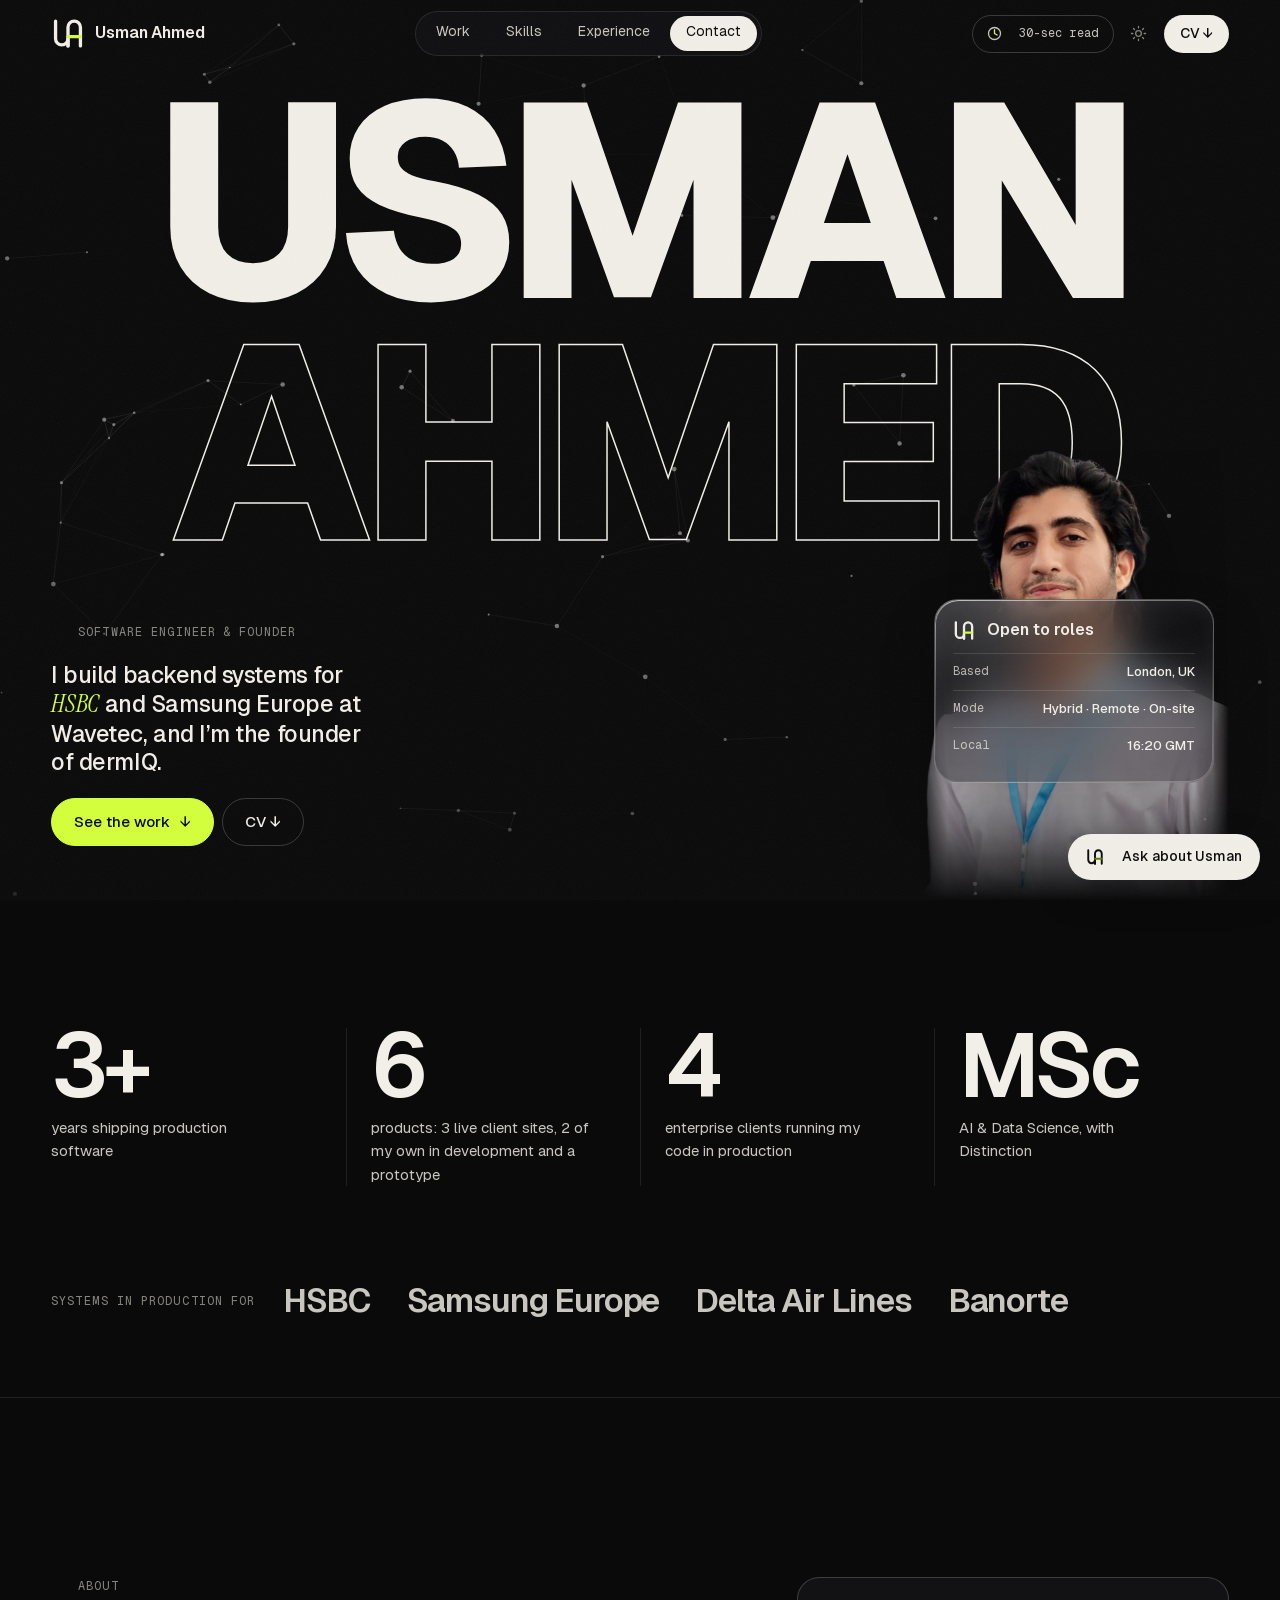
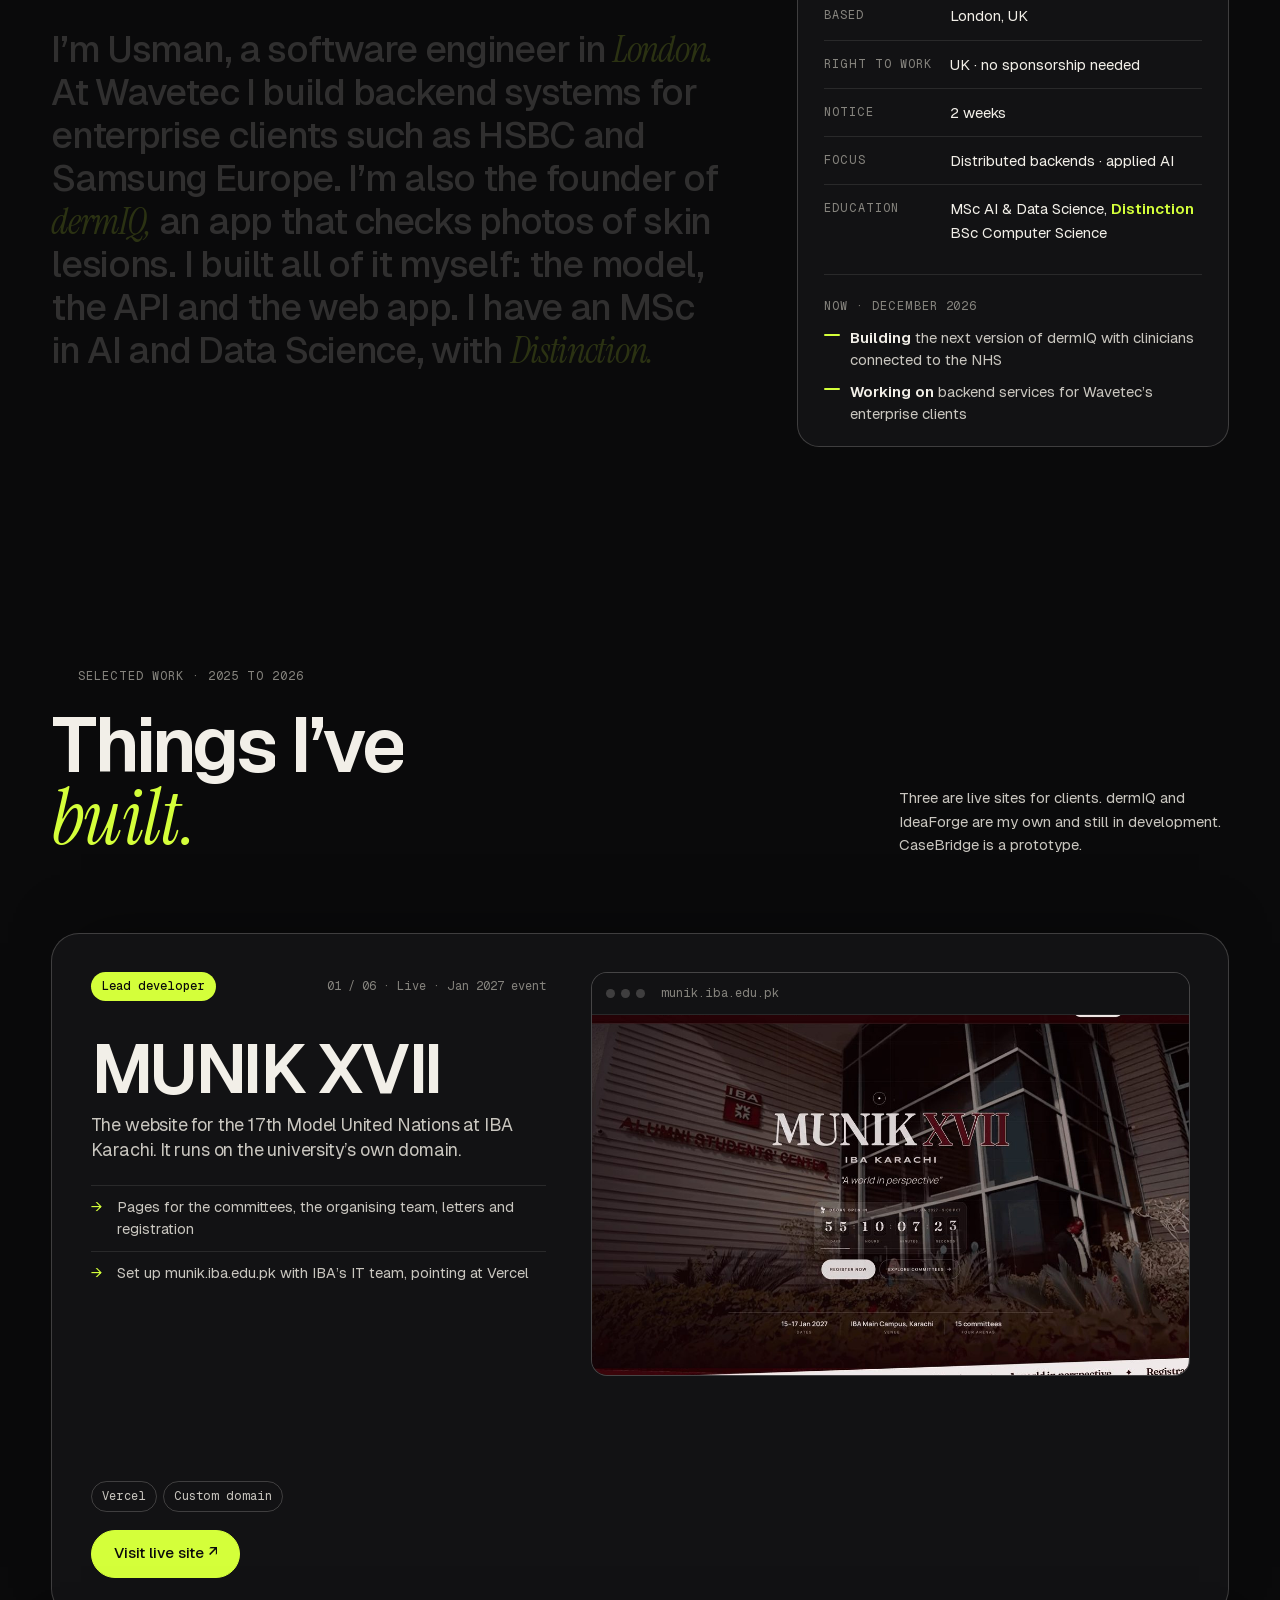
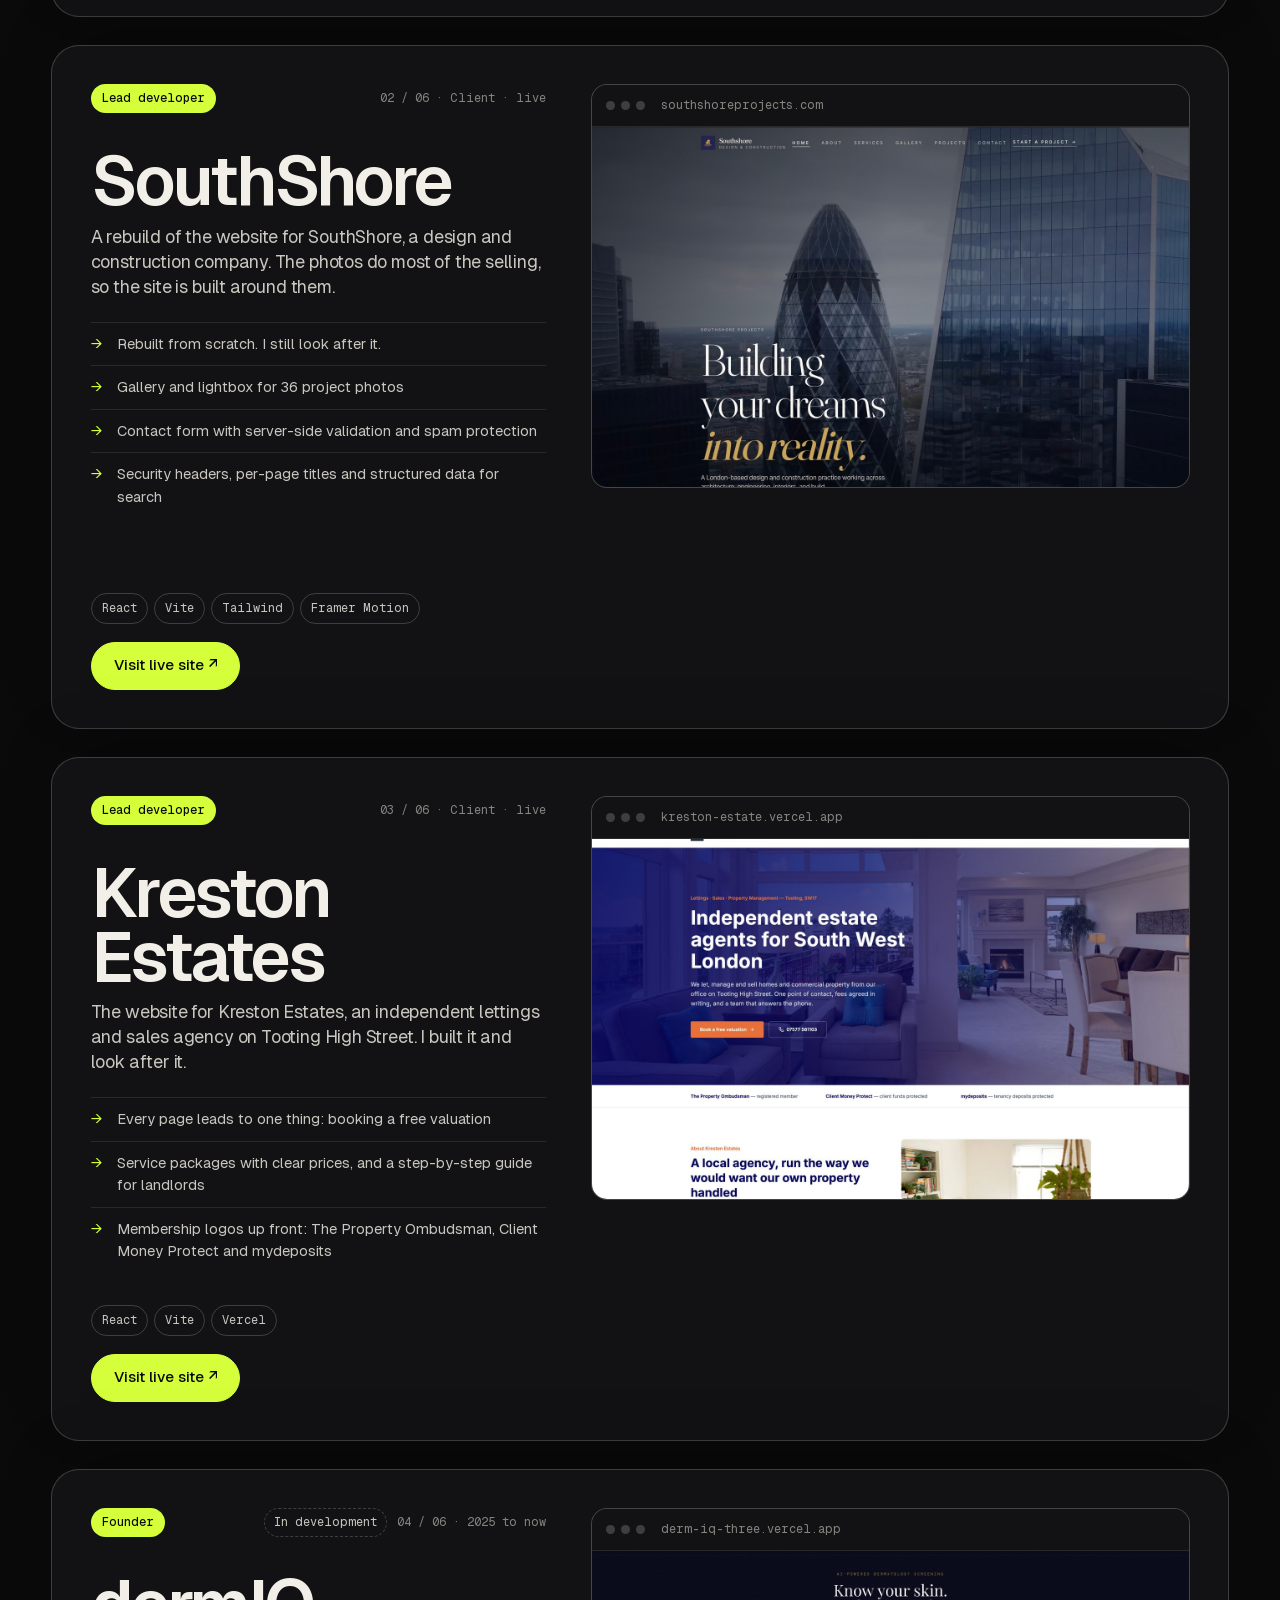
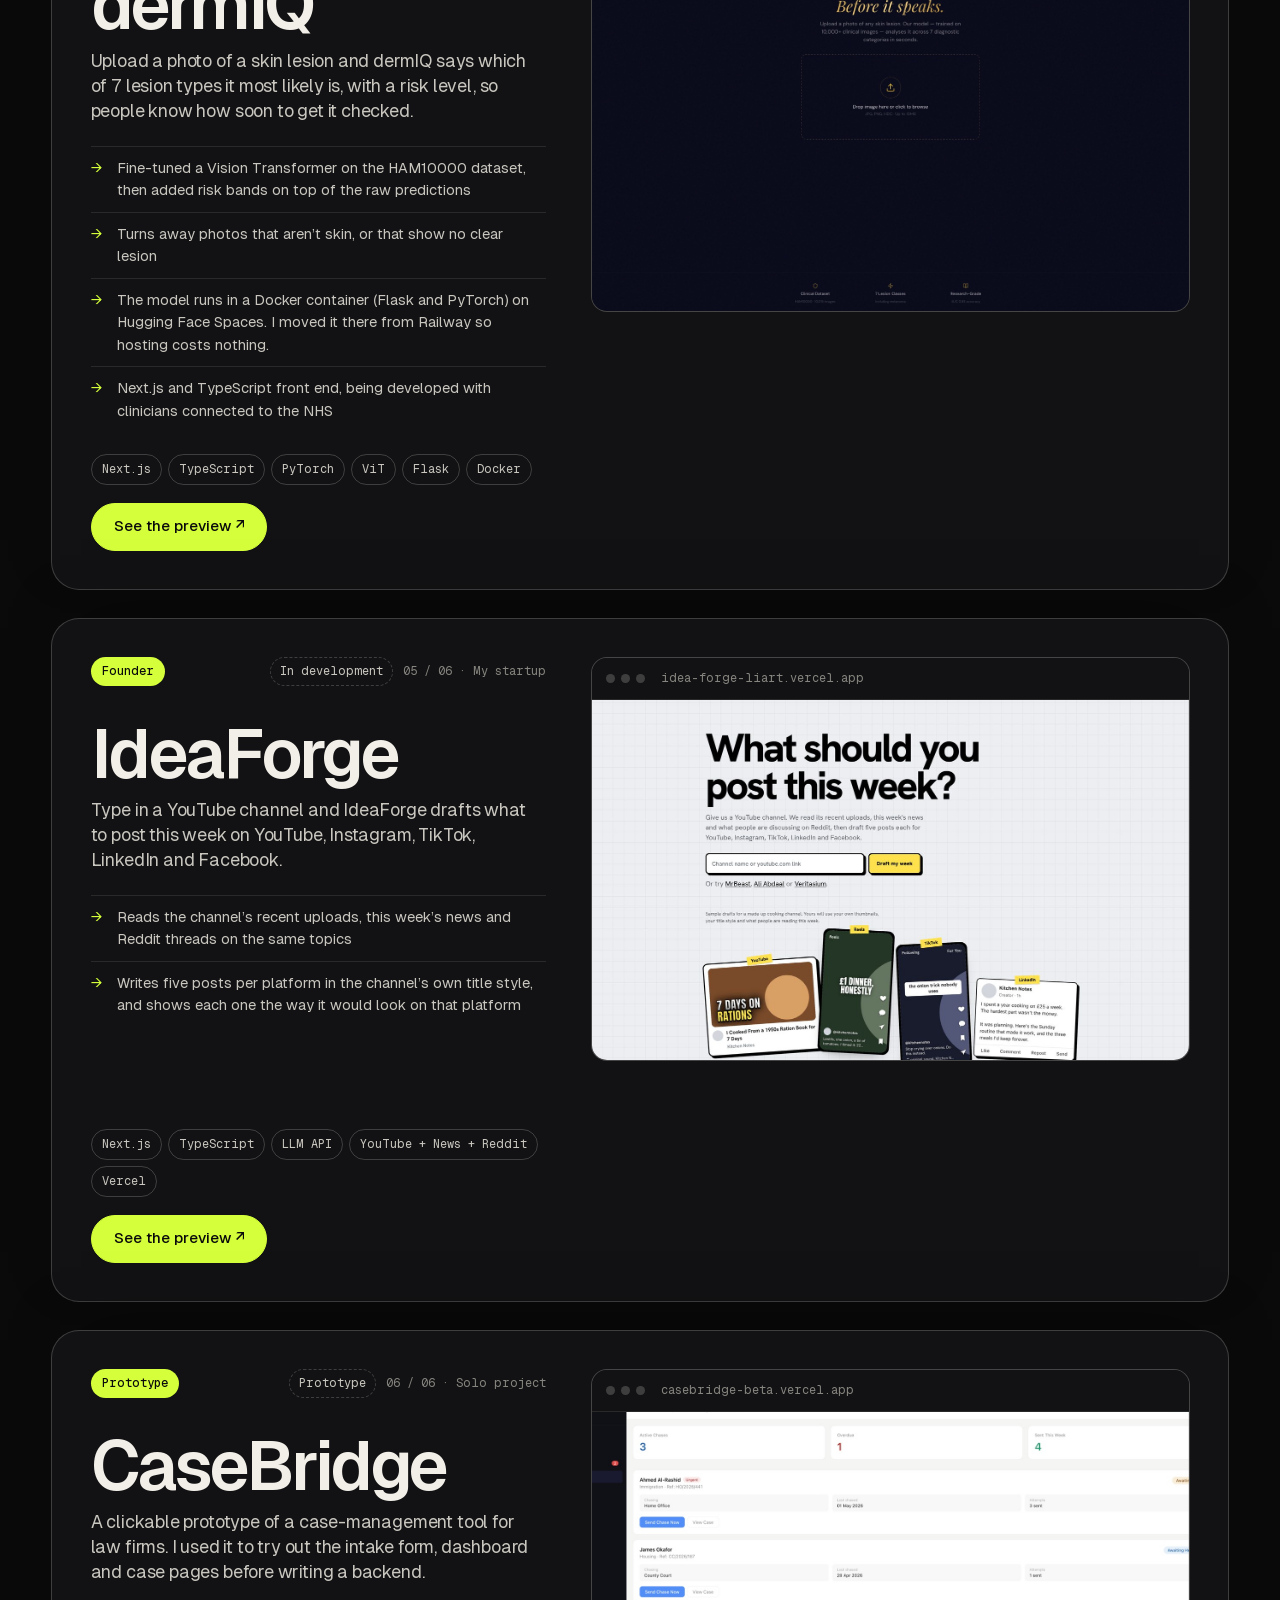
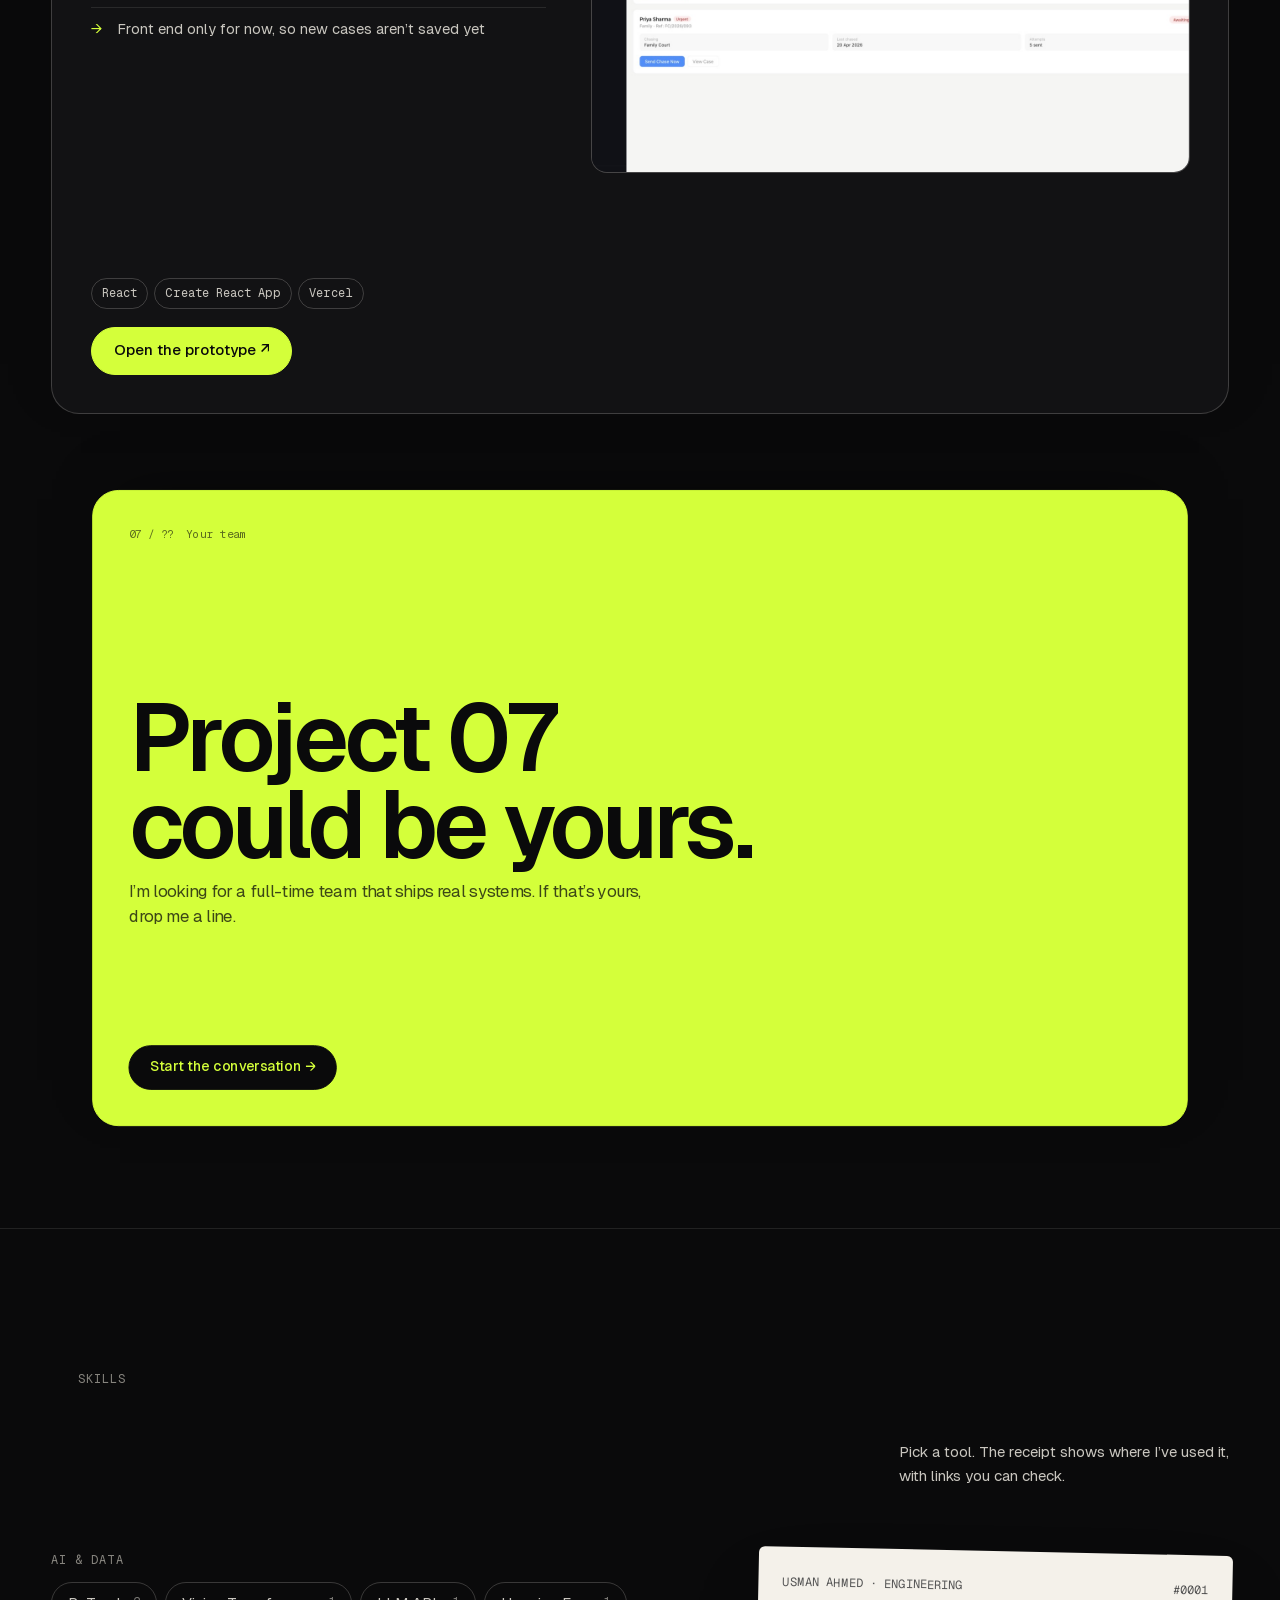
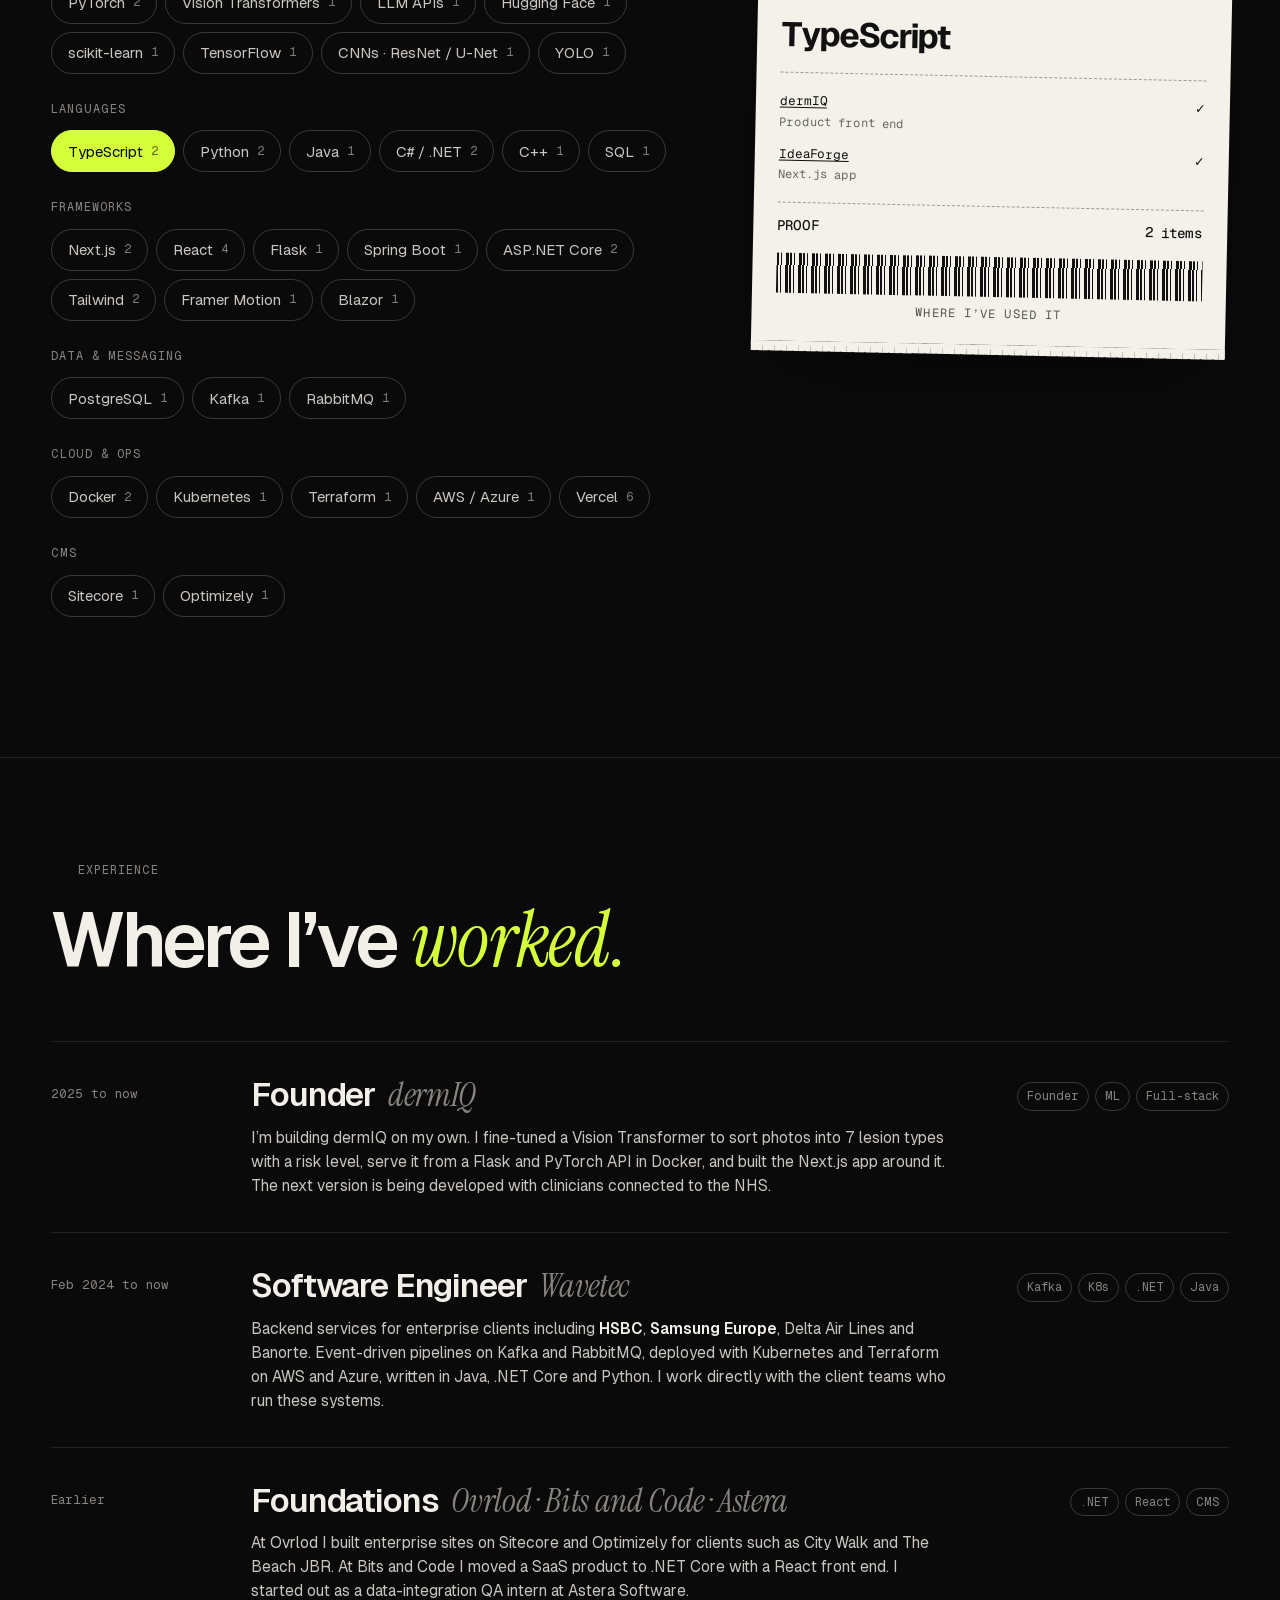
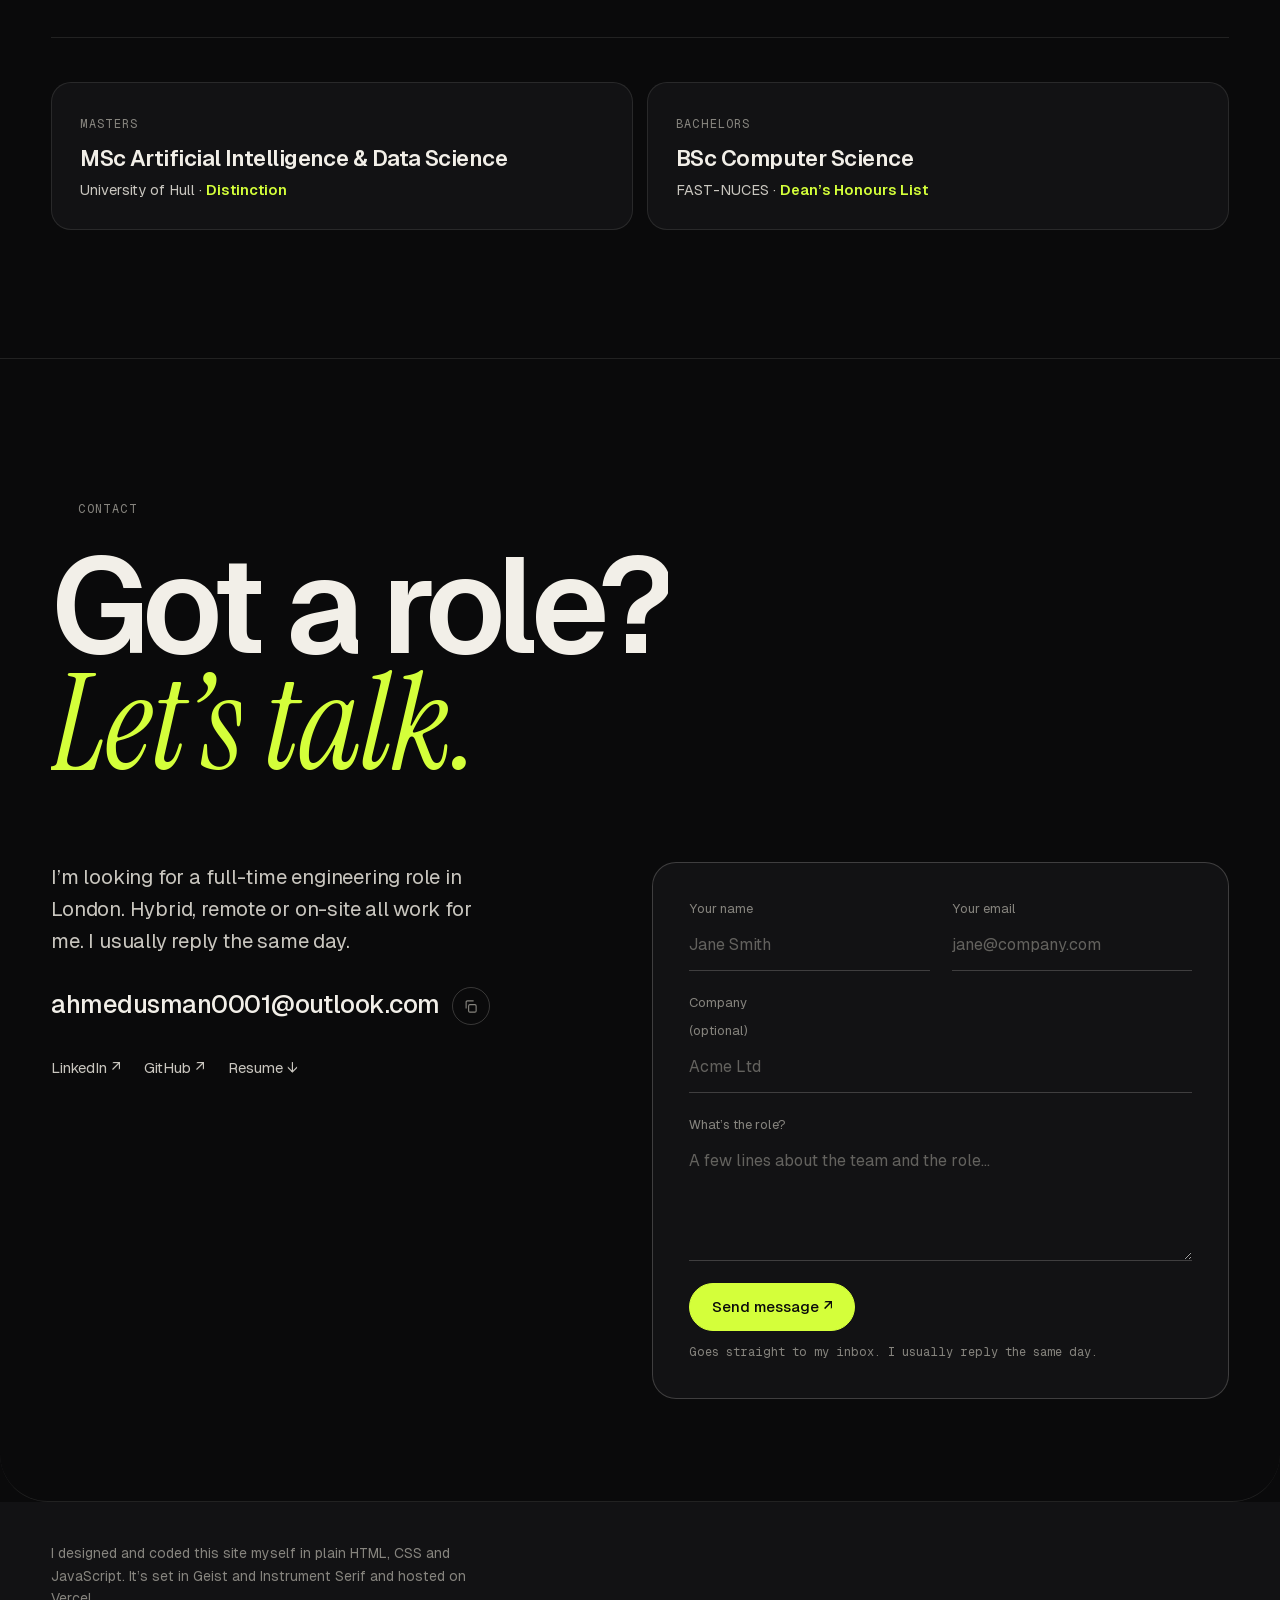
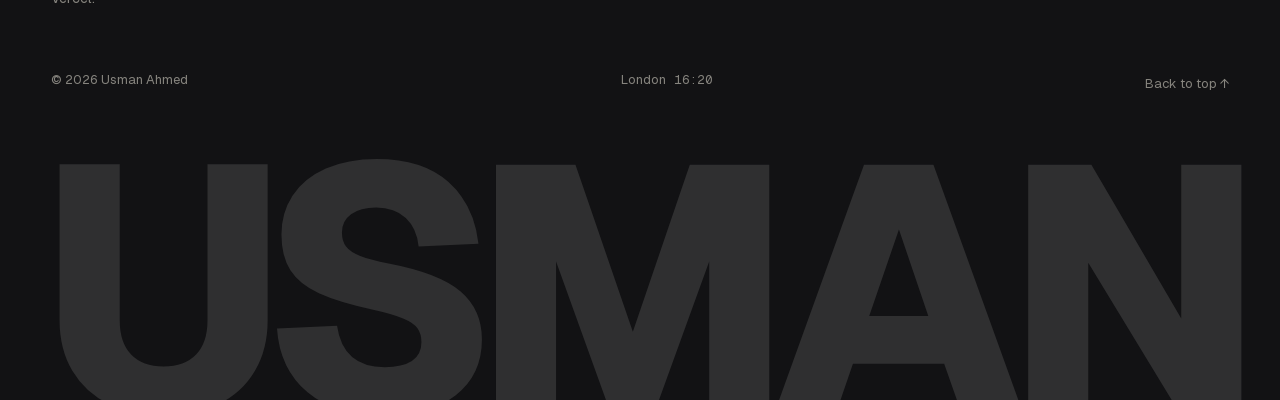
<file: index.html>
<!DOCTYPE html>
<html lang="en" data-theme="dark">
<head>
  <meta charset="UTF-8" />
  <meta name="viewport" content="width=device-width, initial-scale=1.0, viewport-fit=cover" />
  <title>Usman Ahmed, Software Engineer &amp; Founder</title>
  <meta name="description" content="Usman Ahmed is a software engineer in London and the founder of dermIQ. He builds backend systems for HSBC and Samsung Europe." />
  <meta name="theme-color" content="#0a0a0b" />
  <meta property="og:type" content="website" />
  <meta property="og:url" content="https://usmanahmedai.co.uk/" />
  <meta property="og:title" content="Usman Ahmed, Software Engineer &amp; Founder" />
  <meta property="og:description" content="Software engineer in London. Backend systems for HSBC and Samsung Europe, and founder of dermIQ." />
  <meta property="og:image" content="https://usmanahmedai.co.uk/images/og.jpg" />
  <meta property="og:image:width" content="1200" />
  <meta property="og:image:height" content="630" />
  <meta property="og:image:alt" content="Usman Ahmed, software engineer and founder, London" />
  <meta name="twitter:card" content="summary_large_image" />
  <meta name="twitter:image" content="https://usmanahmedai.co.uk/images/og.jpg" />
  <link rel="canonical" href="https://usmanahmedai.co.uk/" />
  <link rel="icon" href="/favicon.svg" type="image/svg+xml" />
  <link rel="icon" href="/icon-192.png" type="image/png" sizes="192x192" />
  <link rel="apple-touch-icon" href="/apple-touch-icon.png" />
  <link rel="manifest" href="/site.webmanifest" />

  <link rel="preload" href="fonts/Geist-Variable.woff2" as="font" type="font/woff2" crossorigin />

  <link rel="stylesheet" href="styles.css" />
  <script type="application/ld+json">
  {"@context":"https://schema.org","@type":"Person","name":"Usman Ahmed","jobTitle":"Software Engineer","url":"https://usmanahmedai.co.uk/","email":"mailto:ahmedusman0001@outlook.com","address":{"@type":"PostalAddress","addressLocality":"London","addressCountry":"GB"},"alumniOf":[{"@type":"CollegeOrUniversity","name":"University of Hull"},{"@type":"CollegeOrUniversity","name":"FAST-NUCES"}],"sameAs":["https://github.com/UsmanAhmed0001","https://www.linkedin.com/in/usman--ahmed/"]}
  </script>

  <script>
    try { var t = localStorage.getItem('theme'); if (t) document.documentElement.setAttribute('data-theme', t); } catch (e) {}
    document.documentElement.classList.add('js');
  </script>
</head>
<body>

  <div class="progress" id="progress" aria-hidden="true"></div>
  <div class="cursor" id="cursor" aria-hidden="true"><span>View</span></div>
  <div class="dotc" id="dotc" aria-hidden="true"></div>
  <div class="grain" aria-hidden="true"></div>

  <!-- ============================================================
       NAV
       ============================================================ -->
  <header class="nav" id="nav">
    <a href="#top" class="nav__brand" aria-label="Usman Ahmed, back to top">
      <svg class="nav__mark" viewBox="-2 -2 32 28" aria-hidden="true">
        <path class="mk mk--u" pathLength="1" d="M2 0 V17 A6 6 0 0 0 14 17 V24"/>
        <path class="mk mk--a" pathLength="1" d="M14 24 V6 A6 6 0 0 1 26 6 V24"/>
        <path class="mk mk--bar" pathLength="1" d="M14 15 H26"/>
      </svg><span class="nav__name">Usman Ahmed</span>
    </a>

    <nav class="nav__links" aria-label="Sections">
      <a href="#work">Work</a>
      <a href="#skills">Skills</a>
      <a href="#exp">Experience</a>
      <a href="#contact">Contact</a>
    </nav>

    <div class="nav__right">
      <button class="nav__tldr ink-host" id="tldrOpen" type="button" aria-expanded="false" aria-controls="tldr"><svg class="ink ink--clock" viewBox="0 0 20 20" aria-hidden="true"><circle pathLength="1" cx="10" cy="10" r="8"/><path class="ink__acc" pathLength="1" d="M10 5 V10 L13.5 12"/></svg><span>30-sec read</span></button>
      <button class="icon-btn" id="themeToggle" type="button" aria-label="Toggle light or dark theme">
        <svg class="i-sun" viewBox="0 0 24 24" width="17" height="17" fill="none" stroke="currentColor" stroke-width="1.8" stroke-linecap="round"><circle cx="12" cy="12" r="4"/><path d="M12 2v2M12 20v2M4.9 4.9l1.4 1.4M17.7 17.7l1.4 1.4M2 12h2M20 12h2M4.9 19.1l1.4-1.4M17.7 6.3l1.4-1.4"/></svg>
        <svg class="i-moon" viewBox="0 0 24 24" width="17" height="17" fill="none" stroke="currentColor" stroke-width="1.8" stroke-linecap="round" stroke-linejoin="round"><path d="M21 12.8A9 9 0 1 1 11.2 3a7 7 0 0 0 9.8 9.8z"/></svg>
      </button>
      <a href="UsmanAhmed_Resume.pdf" download class="nav__cv">CV ↓</a>
      <button class="nav__burger" id="menuBtn" type="button" aria-label="Open menu" aria-expanded="false" aria-controls="menu"><span></span><span></span></button>
    </div>
  </header>

  <div class="menu" id="menu" hidden>
    <nav aria-label="Menu">
      <a href="#work"><i>01</i>Work</a>
      <a href="#skills"><i>02</i>Skills</a>
      <a href="#exp"><i>03</i>Experience</a>
      <a href="#contact"><i>04</i>Contact</a>
    </nav>
    <div class="menu__foot">
      <a href="UsmanAhmed_Resume.pdf" download>Download CV ↓</a>
      <a href="mailto:ahmedusman0001@outlook.com">ahmedusman0001@outlook.com</a>
    </div>
  </div>


  <!-- ============================================================
       HERO
       ============================================================ -->
  <section class="hero" id="top">
    <canvas class="hero__net" id="net" aria-hidden="true"></canvas>

    <h1 class="hero__name" id="heroName">
      <span class="hero__line"><span class="hero__word" data-split>USMAN</span></span>
      <span class="hero__line hero__line--outline"><span class="hero__word" data-split>AHMED</span></span>
      <span class="sr-only">, software engineer and founder, London</span>
    </h1>


    <figure class="hero__me" id="heroMe">
      <img src="images/usman-cutout.webp" alt="Usman Ahmed" width="900" height="1308" fetchpriority="high" />
    </figure>

    <div class="hero__intro">
      <p class="eyebrow"><svg class="ualoop" viewBox="-2 -2 32 28" aria-hidden="true"><path pathLength="1" d="M2 0 V17 A6 6 0 0 0 14 17 V24"/><path pathLength="1" d="M14 24 V6 A6 6 0 0 1 26 6 V24"/><path class="ualoop__bar" pathLength="1" d="M14 15 H26"/></svg>Software Engineer &amp; Founder</p>
      <p class="hero__pitch">
        I build backend systems for <em>HSBC</em> and Samsung Europe at Wavetec, and I&rsquo;m the founder of dermIQ.
      </p>
      <div class="hero__ctas">
        <a href="#work" class="btn btn--acc">See the work <span aria-hidden="true">↓</span></a>
        <a href="UsmanAhmed_Resume.pdf" download class="btn">CV ↓</a>
      </div>
    </div>

    <aside class="hero__status" aria-label="Availability">
      <div class="status__top ink-host"><svg class="ink ink--ua" viewBox="-2 -2 32 28" aria-hidden="true"><path pathLength="1" d="M2 0 V17 A6 6 0 0 0 14 17 V24"/><path pathLength="1" d="M14 24 V6 A6 6 0 0 1 26 6 V24"/><path class="ink__acc" pathLength="1" d="M14 15 H26"/></svg>Open to roles</div>
      <div class="status__row"><span>Based</span><b>London, UK</b></div>
      <div class="status__row"><span>Mode</span><b>Hybrid · Remote · On-site</b></div>
      <div class="status__row"><span>Local</span><b id="heroClock">--:--</b></div>
    </aside>

    <div class="hero__scroll" aria-hidden="true"><span>Scroll</span><i></i></div>
  </section>


  <!-- ============================================================
       PROOF: numbers and clients
       ============================================================ -->
  <section class="proof" aria-label="Highlights">
    <div class="wrap proof__grid">
      <div class="proof__item" data-reveal><b><span data-count="3">3</span>+</b><span>years shipping production software</span></div>
      <div class="proof__item" data-reveal><b><span data-count="6">6</span></b><span>products: 3 live client sites, 2 of my own in development and a prototype</span></div>
      <div class="proof__item" data-reveal><b><span data-count="4">4</span></b><span>enterprise clients running my code in production</span></div>
      <div class="proof__item" data-reveal><b>MSc</b><span>AI &amp; Data Science, with Distinction</span></div>
    </div>
    <div class="wrap clients" data-reveal>
      <span class="clients__lbl mono">Systems in production for</span>
      <ul class="clients__list">
        <li>HSBC</li><li>Samsung Europe</li><li>Delta Air Lines</li><li>Banorte</li>
      </ul>
    </div>
  </section>


  <!-- ============================================================
       MANIFESTO: words light up as you scroll
       ============================================================ -->
  <section class="manifesto" id="about">
    <div class="wrap about2">
      <div class="about2__main">
        <p class="eyebrow"><svg class="ualoop" viewBox="-2 -2 32 28" aria-hidden="true"><path pathLength="1" d="M2 0 V17 A6 6 0 0 0 14 17 V24"/><path pathLength="1" d="M14 24 V6 A6 6 0 0 1 26 6 V24"/><path class="ualoop__bar" pathLength="1" d="M14 15 H26"/></svg>About</p>
        <p class="manifesto__text" id="manifesto">
          I&rsquo;m Usman, a software engineer in London.
          At Wavetec I build backend systems for enterprise clients such as HSBC and Samsung Europe.
          I&rsquo;m also the founder of dermIQ, an app that checks photos of skin lesions. I built all of it myself: the model, the API and the web app.
          I have an MSc in AI and Data Science, with Distinction.
        </p>
      </div>

      <aside class="facts" data-reveal aria-label="Quick facts">
        <dl class="facts__list">
          <div><dt>Based</dt><dd>London, UK</dd></div>
          <div><dt>Right to work</dt><dd>UK &middot; no sponsorship needed</dd></div>
          <div><dt>Notice</dt><dd>2 weeks</dd></div>
          <div><dt>Focus</dt><dd>Distributed backends &middot; applied AI</dd></div>
          <div><dt>Education</dt><dd>MSc AI &amp; Data Science, <b>Distinction</b><br />BSc Computer Science</dd></div>
        </dl>
        <div class="now">
          <span class="now__lbl mono">Now &middot; <span id="nowDate"></span></span>
          <ul>
            <li><b>Building</b> the next version of dermIQ with clinicians connected to the NHS</li>
            <li><b>Working on</b> backend services for Wavetec&rsquo;s enterprise clients</li>
          </ul>
        </div>
      </aside>
    </div>
  </section>


  <!-- ============================================================
       WORK: stacking case-study cards
       ============================================================ -->
  <section class="work" id="work">
    <div class="wrap work__head">
      <div>
        <p class="eyebrow"><svg class="ualoop" viewBox="-2 -2 32 28" aria-hidden="true"><path pathLength="1" d="M2 0 V17 A6 6 0 0 0 14 17 V24"/><path pathLength="1" d="M14 24 V6 A6 6 0 0 1 26 6 V24"/><path class="ualoop__bar" pathLength="1" d="M14 15 H26"/></svg>Selected work · 2025 to 2026</p>
        <h2 class="h2" data-words>Things I&rsquo;ve<br /><em>built.</em></h2>
      </div>
      <p class="work__note">Three are live sites for clients. dermIQ and IdeaForge are my own and still in development. CaseBridge is a prototype.</p>
    </div>

    <div class="wrap stack" id="stack">
      <!-- Cards rendered by main.js from PROJECTS -->
    </div>
  </section>


  <!-- ============================================================
       SKILLS WITH RECEIPTS
       ============================================================ -->
  <section class="skills" id="skills">
    <div class="wrap">
      <div class="skills__head">
        <div>
          <p class="eyebrow"><svg class="ualoop" viewBox="-2 -2 32 28" aria-hidden="true"><path pathLength="1" d="M2 0 V17 A6 6 0 0 0 14 17 V24"/><path pathLength="1" d="M14 24 V6 A6 6 0 0 1 26 6 V24"/><path class="ualoop__bar" pathLength="1" d="M14 15 H26"/></svg>Skills</p>
          <h2 class="h2" data-words>Skills, <em>with receipts.</em></h2>
        </div>
        <p class="work__note">Pick a tool. The receipt shows where I&rsquo;ve used it, with links you can check.</p>
      </div>

      <div class="skills__grid">
        <div class="skills__picker" id="skillPicker" role="tablist" aria-label="Skills">
          <!-- rendered by main.js -->
        </div>

        <div class="receipt" id="receipt" aria-live="polite">
          <div class="receipt__paper">
            <div class="receipt__head mono">
              <span>USMAN AHMED · ENGINEERING</span>
              <span id="rcNo">#0001</span>
            </div>
            <div class="receipt__skill" id="rcSkill">TypeScript</div>
            <div class="receipt__rule"></div>
            <ul class="receipt__lines mono" id="rcLines"></ul>
            <div class="receipt__rule"></div>
            <div class="receipt__total mono"><span>PROOF</span><span id="rcTotal">0 items</span></div>
            <div class="receipt__bar" aria-hidden="true"></div>
            <div class="receipt__thanks mono">WHERE I&rsquo;VE USED IT</div>
          </div>
        </div>
      </div>
    </div>
  </section>


  <!-- ============================================================
       EXPERIENCE
       ============================================================ -->
  <section class="exp" id="exp">
    <div class="wrap">
      <div class="skills__head">
        <div>
          <p class="eyebrow"><svg class="ualoop" viewBox="-2 -2 32 28" aria-hidden="true"><path pathLength="1" d="M2 0 V17 A6 6 0 0 0 14 17 V24"/><path pathLength="1" d="M14 24 V6 A6 6 0 0 1 26 6 V24"/><path class="ualoop__bar" pathLength="1" d="M14 15 H26"/></svg>Experience</p>
          <h2 class="h2" data-words>Where I&rsquo;ve <em>worked.</em></h2>
        </div>
      </div>

      <ol class="exp__list">
        <li class="exp__row" data-reveal>
          <div class="exp__when mono">2025 to now</div>
          <div class="exp__what">
            <h3>Founder <span>dermIQ</span></h3>
            <p>I&rsquo;m building dermIQ on my own. I fine-tuned a Vision Transformer to sort photos into 7 lesion types with a risk level, serve it from a Flask and PyTorch API in Docker, and built the Next.js app around it. The next version is being developed with clinicians connected to the NHS.</p>
          </div>
          <div class="exp__tags"><span>Founder</span><span>ML</span><span>Full-stack</span></div>
        </li>
        <li class="exp__row" data-reveal>
          <div class="exp__when mono">Feb 2024 to now</div>
          <div class="exp__what">
            <h3>Software Engineer <span>Wavetec</span></h3>
            <p>Backend services for enterprise clients including <b>HSBC</b>, <b>Samsung Europe</b>, Delta Air Lines and Banorte. Event-driven pipelines on Kafka and RabbitMQ, deployed with Kubernetes and Terraform on AWS and Azure, written in Java, .NET Core and Python. I work directly with the client teams who run these systems.</p>
          </div>
          <div class="exp__tags"><span>Kafka</span><span>K8s</span><span>.NET</span><span>Java</span></div>
        </li>
        <li class="exp__row" data-reveal>
          <div class="exp__when mono">Earlier</div>
          <div class="exp__what">
            <h3>Foundations <span>Ovrlod · Bits and Code · Astera</span></h3>
            <p>At Ovrlod I built enterprise sites on Sitecore and Optimizely for clients such as City Walk and The Beach JBR. At Bits and Code I moved a SaaS product to .NET Core with a React front end. I started out as a data-integration QA intern at Astera Software.</p>
          </div>
          <div class="exp__tags"><span>.NET</span><span>React</span><span>CMS</span></div>
        </li>
      </ol>

      <div class="edu">
        <div class="edu__card" data-reveal>
          <span class="mono">Masters</span>
          <h4>MSc Artificial Intelligence &amp; Data Science</h4>
          <p>University of Hull · <b>Distinction</b></p>
        </div>
        <div class="edu__card" data-reveal>
          <span class="mono">Bachelors</span>
          <h4>BSc Computer Science</h4>
          <p>FAST-NUCES · <b>Dean&rsquo;s Honours List</b></p>
        </div>
      </div>
    </div>
  </section>


  <!-- ============================================================
       CONTACT
       ============================================================ -->
  <section class="contact" id="contact">
    <div class="wrap">
      <p class="eyebrow"><svg class="ualoop" viewBox="-2 -2 32 28" aria-hidden="true"><path pathLength="1" d="M2 0 V17 A6 6 0 0 0 14 17 V24"/><path pathLength="1" d="M14 24 V6 A6 6 0 0 1 26 6 V24"/><path class="ualoop__bar" pathLength="1" d="M14 15 H26"/></svg>Contact</p>
      <h2 class="contact__big" data-words>Got a role?<br /><em>Let&rsquo;s talk.</em></h2>

      <div class="contact__grid">
        <div class="contact__left" data-reveal>
          <p class="contact__lede">I&rsquo;m looking for a full-time engineering role in London. Hybrid, remote or on-site all work for me. I usually reply the same day.</p>
          <div class="contact__mail">
            <a href="mailto:ahmedusman0001@outlook.com">ahmedusman0001@outlook.com</a>
            <button type="button" class="icon-btn icon-btn--line" id="copyEmail" aria-label="Copy email address">
              <svg viewBox="0 0 24 24" width="15" height="15" fill="none" stroke="currentColor" stroke-width="1.8"><rect x="9" y="9" width="12" height="12" rx="2"/><path d="M5 15V5a2 2 0 0 1 2-2h10"/></svg>
            </button>
          </div>
          <div class="contact__links">
            <a href="https://www.linkedin.com/in/usman--ahmed/" target="_blank" rel="noopener">LinkedIn ↗</a>
            <a href="https://github.com/UsmanAhmed0001" target="_blank" rel="noopener">GitHub ↗</a>
            <a href="UsmanAhmed_Resume.pdf" download>Resume ↓</a>
          </div>
        </div>

        <form class="form" id="contactForm" data-reveal novalidate>
          <div class="form__row">
            <label>Your name<input name="name" type="text" placeholder="Jane Smith" autocomplete="name" required /></label>
            <label>Your email<input name="email" type="email" placeholder="jane@company.com" autocomplete="email" required /></label>
          </div>
          <label>Company <span class="form__opt">(optional)</span><input name="company" type="text" placeholder="Acme Ltd" autocomplete="organization" /></label>
          <label>What&rsquo;s the role?<textarea name="msg" rows="4" placeholder="A few lines about the team and the role…" required></textarea></label>
          <input type="text" name="_honey" class="form__hp" tabindex="-1" autocomplete="off" aria-hidden="true" />
          <button class="btn btn--acc" type="submit">Send message ↗</button>
          <p class="form__hint mono" id="formStatus" role="status" aria-live="polite">Goes straight to my inbox. I usually reply the same day.</p>
        </form>
      </div>
    </div>
  </section>


  <!-- ============================================================
       FOOTER
       ============================================================ -->
  <footer class="footer">
    <div class="wrap footer__info">
      <div class="gh" id="gh" hidden>
        <span class="mono gh__lbl">Latest on GitHub</span>
        <ul id="ghList"></ul>
      </div>
      <p class="colophon">I designed and coded this site myself in plain HTML, CSS and JavaScript. It&rsquo;s set in Geist and Instrument Serif and hosted on Vercel.</p>
    </div>
    <div class="wrap footer__row">
      <span>© 2026 Usman Ahmed</span>
      <span class="mono" id="footClock">London --:--</span>
      <a href="#top">Back to top ↑</a>
    </div>
    <div class="bigname" id="bigname" aria-hidden="true">
      <div class="bigname__word" data-letters>USMAN</div>
    </div>
  </footer>


  <!-- ============================================================
       OVERLAYS
       ============================================================ -->
  <div class="drawer" id="tldr" role="dialog" aria-modal="true" aria-labelledby="tldrTitle" hidden>
    <div class="drawer__scrim" data-close></div>
    <aside class="drawer__panel">
      <button class="x" type="button" data-close aria-label="Close">✕</button>
      <p class="eyebrow"><svg class="ualoop" viewBox="-2 -2 32 28" aria-hidden="true"><path pathLength="1" d="M2 0 V17 A6 6 0 0 0 14 17 V24"/><path pathLength="1" d="M14 24 V6 A6 6 0 0 1 26 6 V24"/><path class="ualoop__bar" pathLength="1" d="M14 15 H26"/></svg>For hiring managers</p>
      <h3 id="tldrTitle">Usman in 30 seconds.</h3>
      <dl class="tldr">
        <div><dt>Role</dt><dd>Software engineer: full-stack, backend and applied AI</dd></div>
        <div><dt>Where</dt><dd>London, UK · Hybrid, Remote or On-site</dd></div>
        <div><dt>Right to work</dt><dd>UK, no sponsorship needed · 2 weeks&rsquo; notice</dd></div>
        <div><dt>Experience</dt><dd>3+ years in production. Backend systems for HSBC, Samsung Europe, Delta Air Lines and Banorte</dd></div>
        <div><dt>Ownership</dt><dd>Founder of dermIQ (AI skin-lesion triage) and IdeaForge (content ideas from a YouTube channel)</dd></div>
        <div><dt>Built</dt><dd>3 live client sites, 2 products of my own in development (dermIQ, IdeaForge) and the CaseBridge prototype</dd></div>
        <div><dt>Masters</dt><dd>MSc Artificial Intelligence &amp; Data Science, University of Hull: <b>Distinction</b> (2026)</dd></div>
        <div><dt>Bachelors</dt><dd>BSc Computer Science, FAST-NUCES: <b>Dean&rsquo;s Honours List</b></dd></div>
        <div><dt>Languages</dt><dd>Java · C# / .NET Core · Python · TypeScript · JavaScript · C++ · SQL</dd></div>
        <div><dt>Backend</dt><dd>Spring Boot · ASP.NET Core · Node / Express · Flask · REST APIs · Prisma</dd></div>
        <div><dt>Frontend</dt><dd>React · Next.js · Vite · Tailwind · Framer Motion · Blazor</dd></div>
        <div><dt>Data</dt><dd>PostgreSQL (Neon) · SQLite · Kafka · RabbitMQ</dd></div>
        <div><dt>Cloud &amp; ops</dt><dd>AWS · Azure · Docker · Kubernetes · Terraform · Vercel · Hugging Face Spaces · GitHub</dd></div>
        <div><dt>AI / ML</dt><dd>PyTorch · TensorFlow · Vision Transformers · ResNet-50 · U-Net · YOLO · scikit-learn · LLM APIs</dd></div>
        <div><dt>CMS</dt><dd>Sitecore · Optimizely</dd></div>
      </dl>
      <div class="btn-row">
        <a href="UsmanAhmed_Resume.pdf" download class="btn btn--acc">Download CV ↓</a>
        <a href="mailto:ahmedusman0001@outlook.com" class="btn">Email ↗</a>
        <button type="button" class="btn" id="copySummary">Copy summary</button>
      </div>
    </aside>
  </div>

  <button class="ask ink-host" id="askBtn" type="button" aria-expanded="false" aria-controls="askPanel">
    <svg class="ink ink--ua" viewBox="-2 -2 32 28" aria-hidden="true"><path pathLength="1" d="M2 0 V17 A6 6 0 0 0 14 17 V24"/><path pathLength="1" d="M14 24 V6 A6 6 0 0 1 26 6 V24"/><path class="ink__acc" pathLength="1" d="M14 15 H26"/></svg><span>Ask<span class="ask__label"> about Usman</span></span>
  </button>
  <section class="askp" id="askPanel" aria-label="Portfolio assistant" hidden>
    <header class="askp__head">
      <div class="askp__avatar"><img src="images/usman-cutout.webp" alt="" /></div>
      <div><strong>Usman&rsquo;s assistant</strong><span>Projects, skills &amp; experience</span></div>
      <button class="x x--sm" type="button" id="askClose" aria-label="Close">✕</button>
    </header>
    <div class="askp__log" id="askLog">
      <div class="askp__empty">
        <p>Ask me anything<br />about Usman&rsquo;s work.</p>
        <div class="askp__sugg">
          <button type="button">What has he built?</button>
          <button type="button">Is he open to roles?</button>
          <button type="button">Tell me about dermIQ</button>
          <button type="button">Why hire him?</button>
        </div>
      </div>
    </div>
    <form class="askp__form" id="askForm">
      <input id="askInput" type="text" placeholder="Type a question…" autocomplete="off" aria-label="Your question" />
      <button type="submit" aria-label="Send">↑</button>
    </form>
    <p class="askp__note">Scripted assistant · answers come from this portfolio.</p>
  </section>

  <div class="toast" id="toast" role="status" aria-live="polite"></div>

  <script src="lenis.min.js" defer></script>
  <script src="main.js" defer></script>
</body>
</html>
</file>
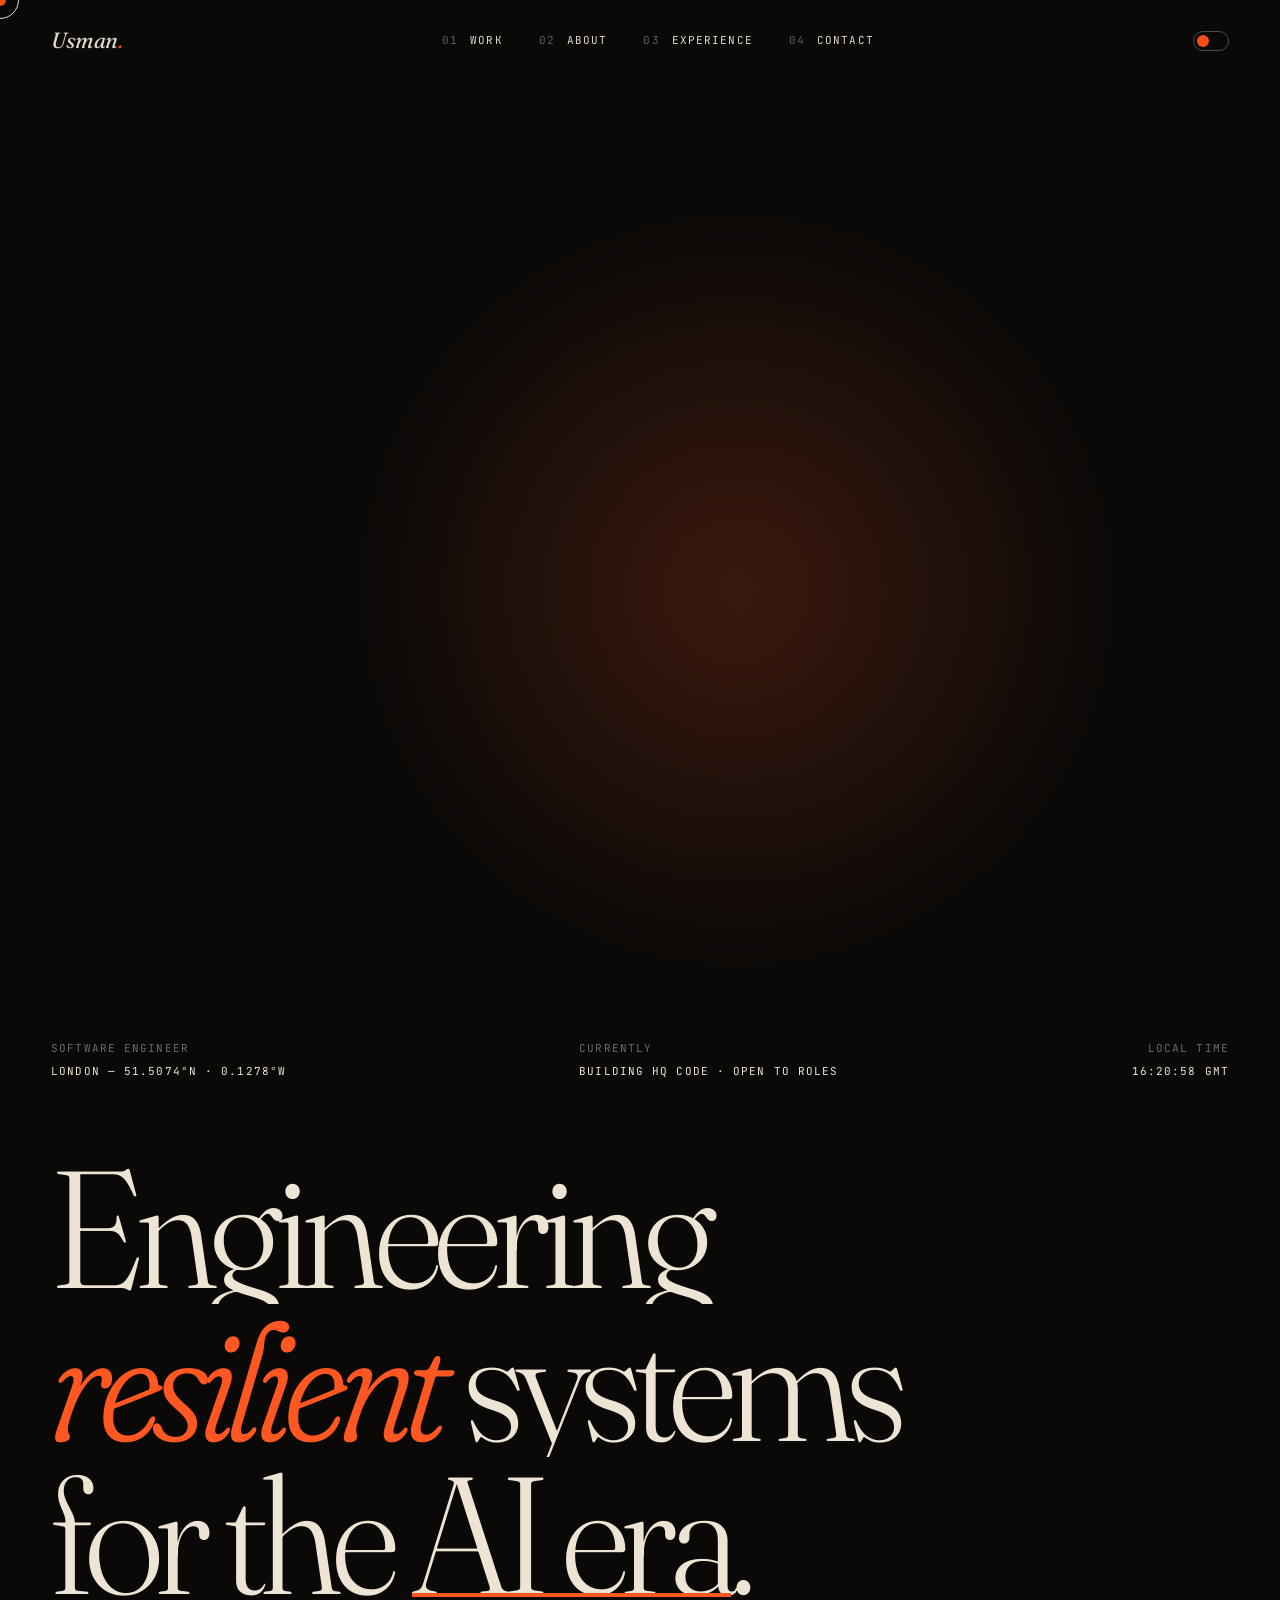
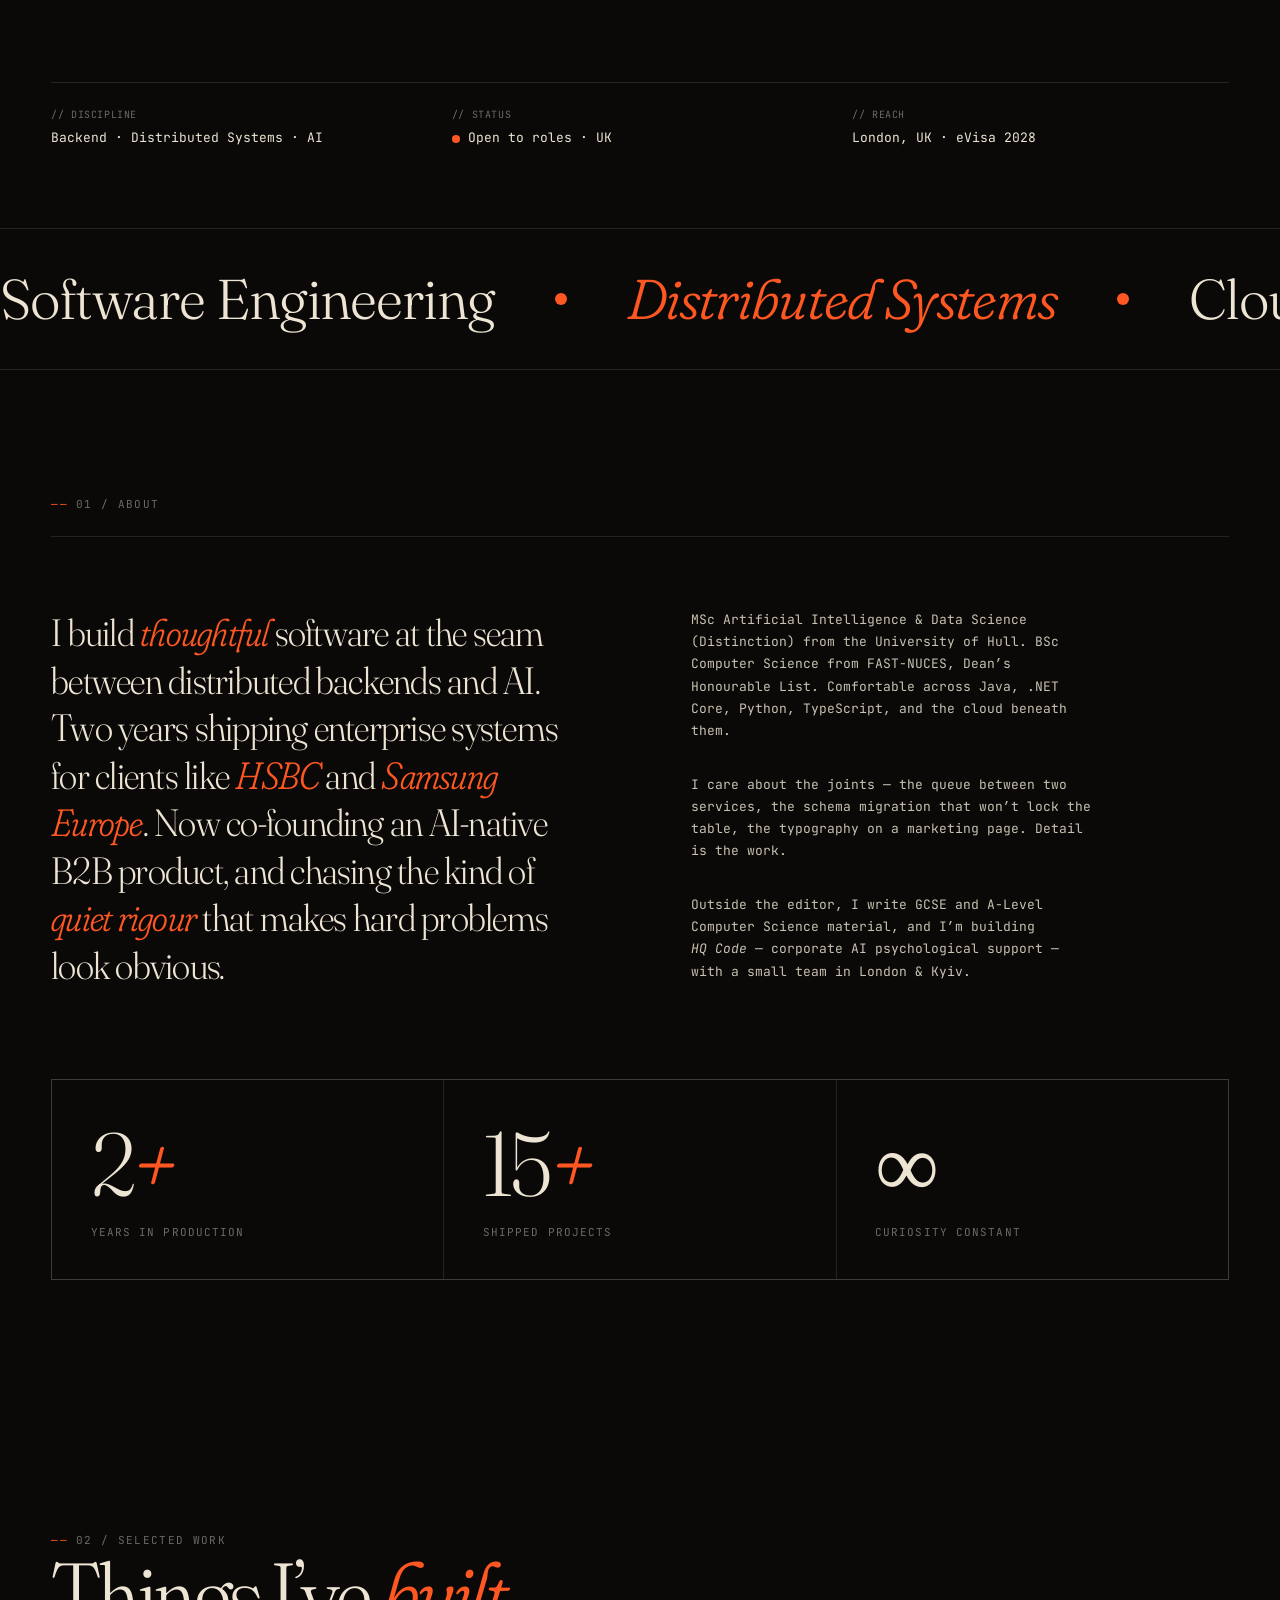
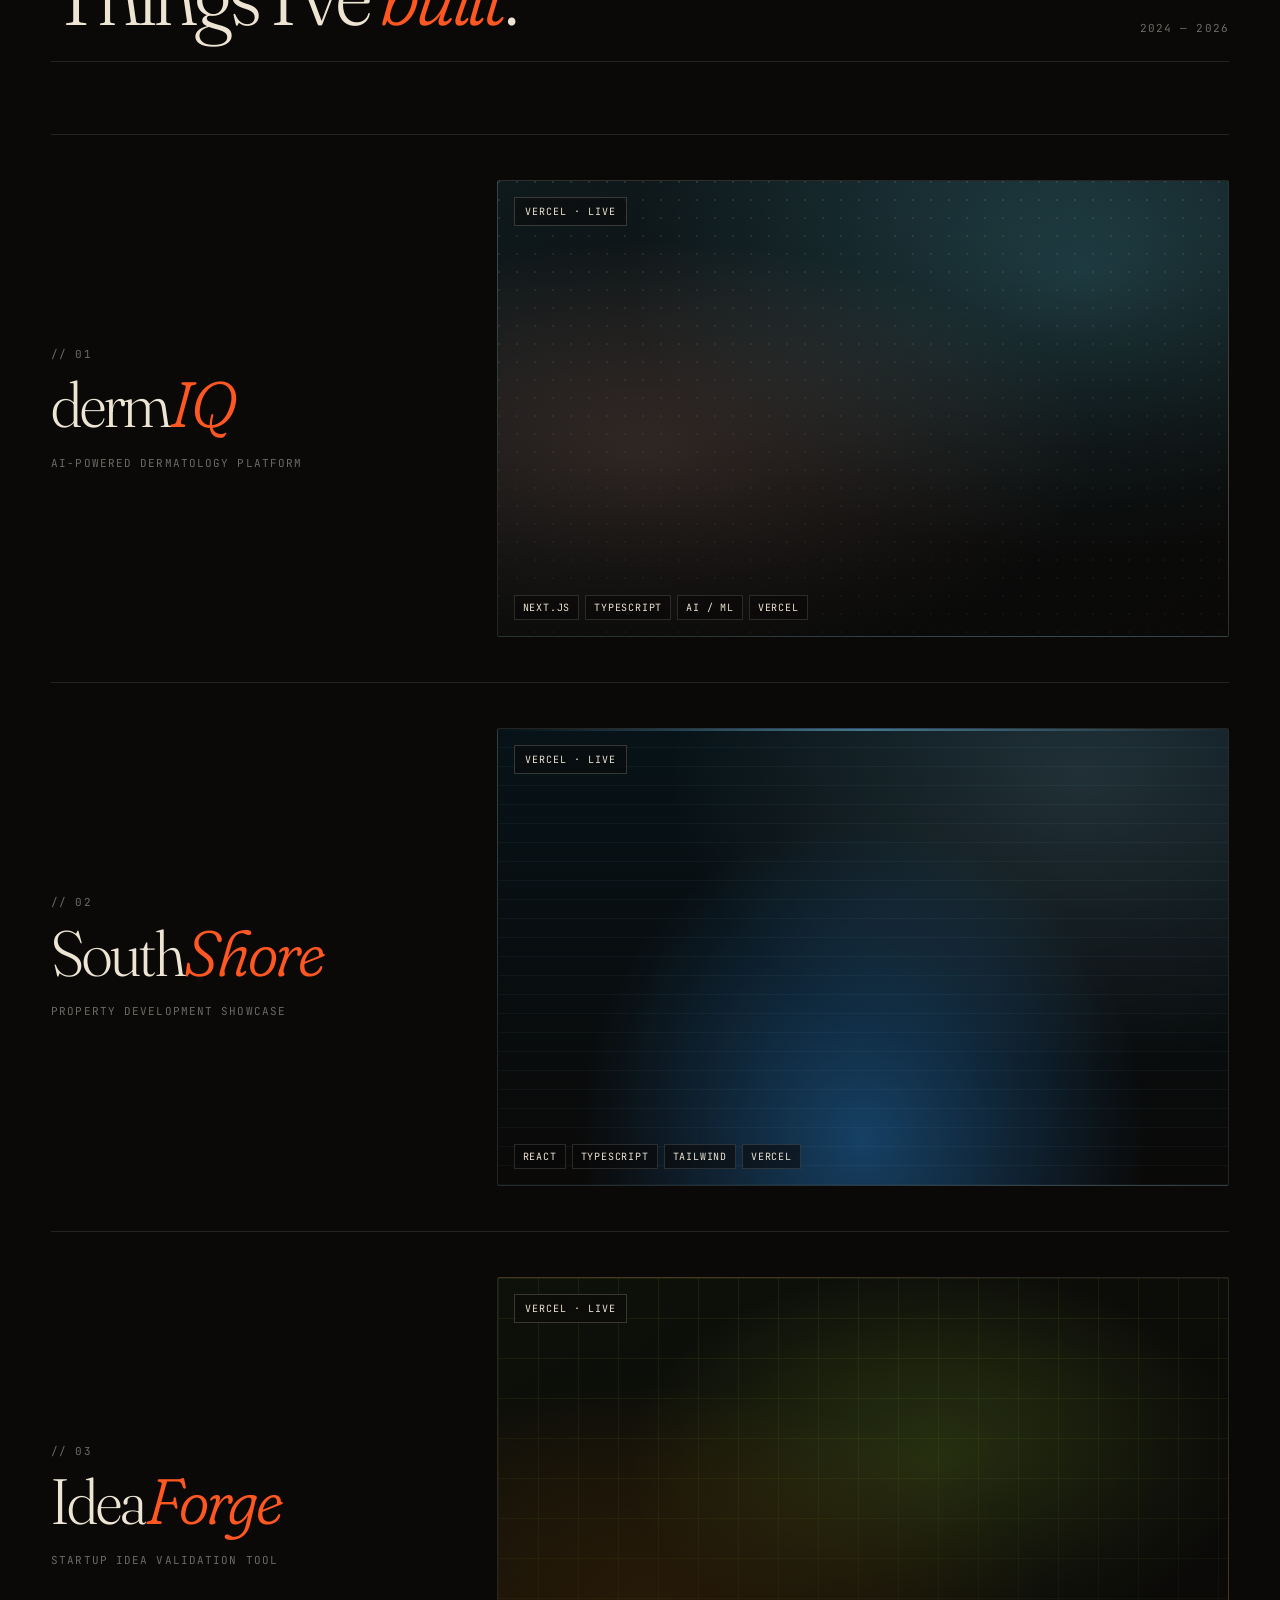
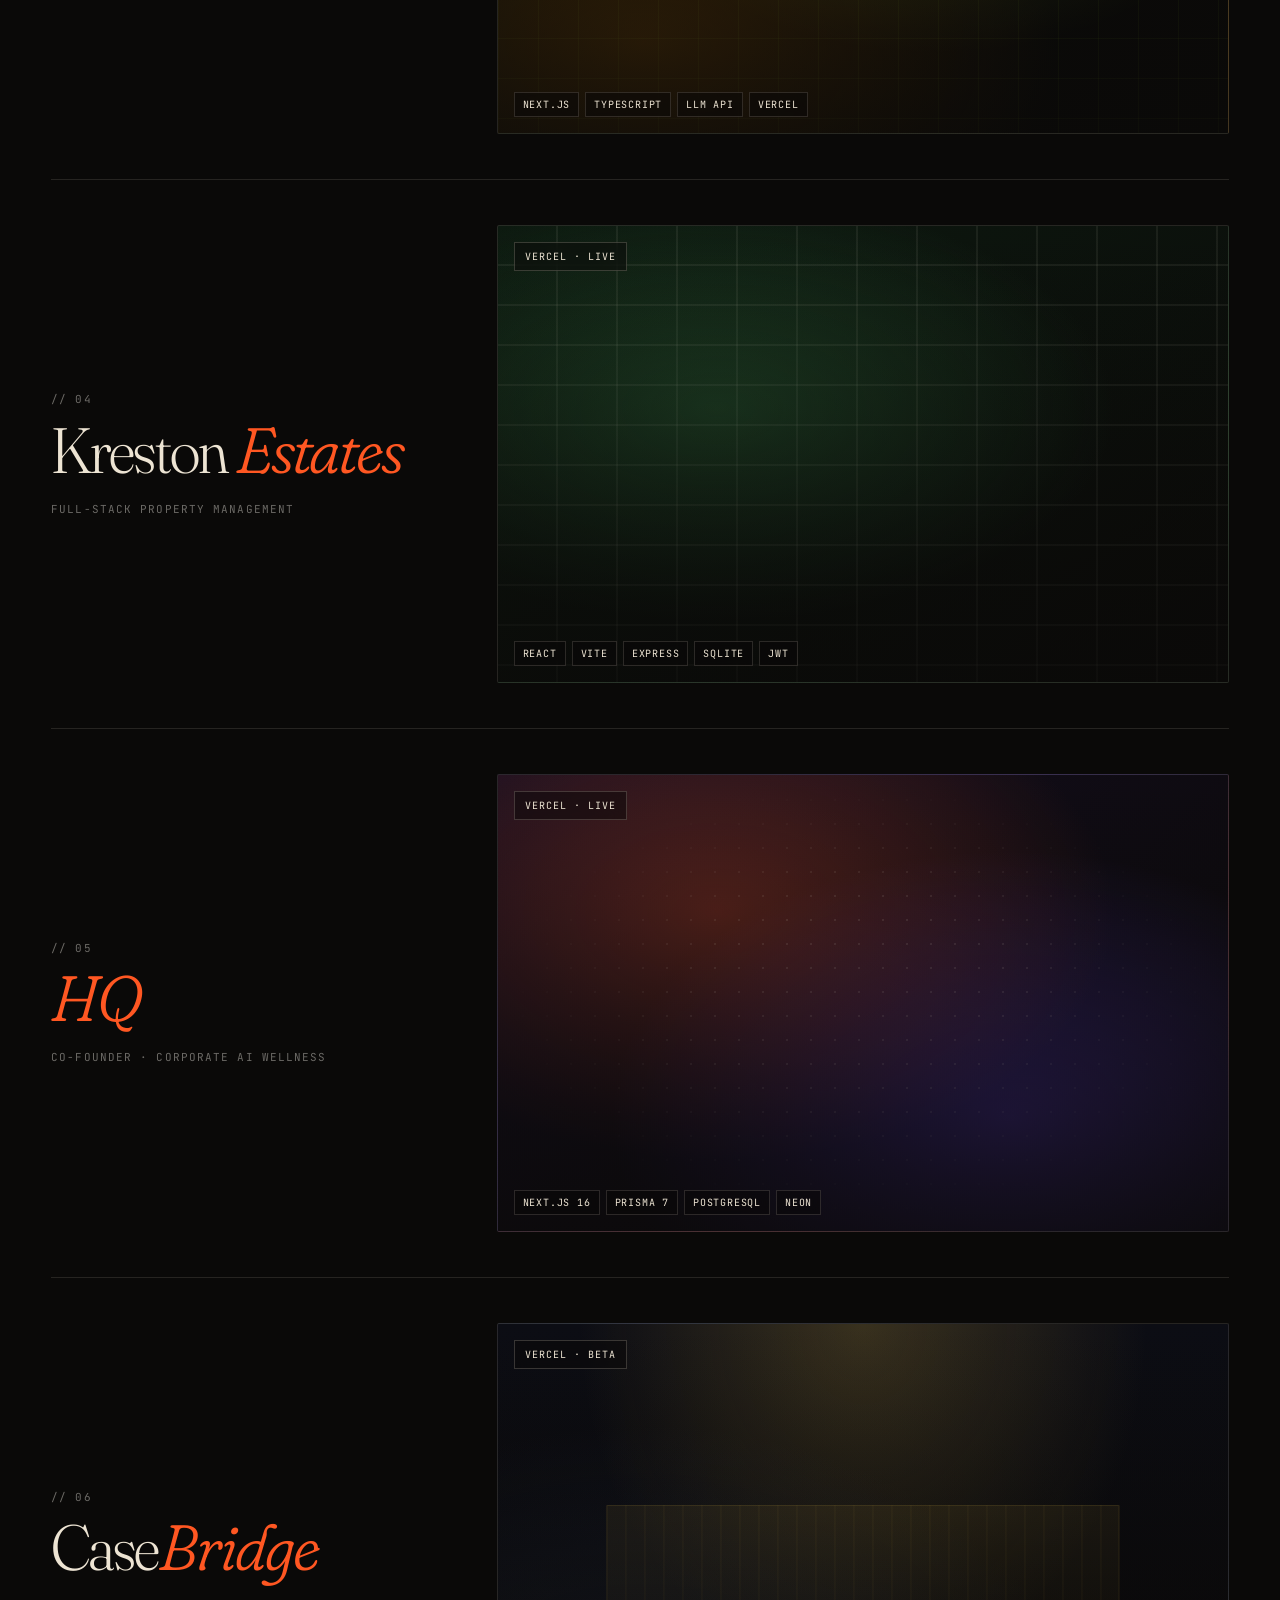
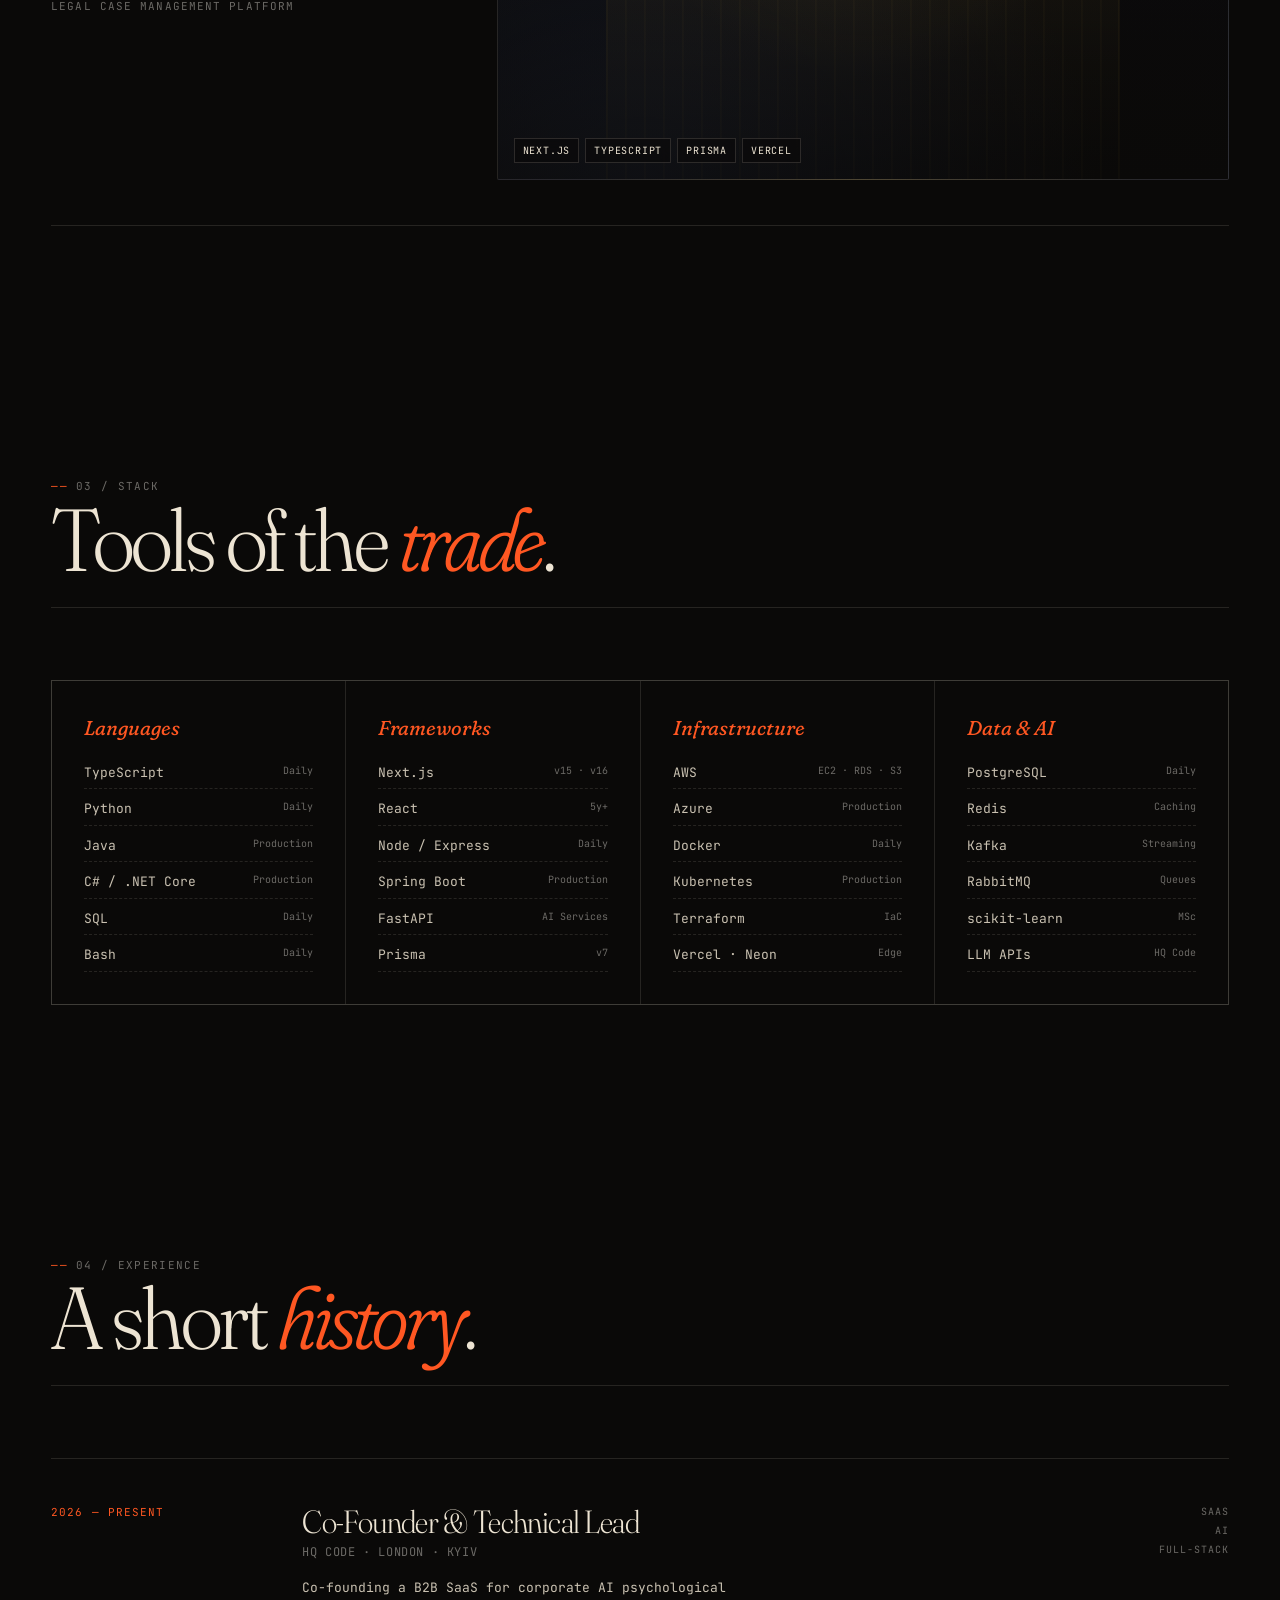
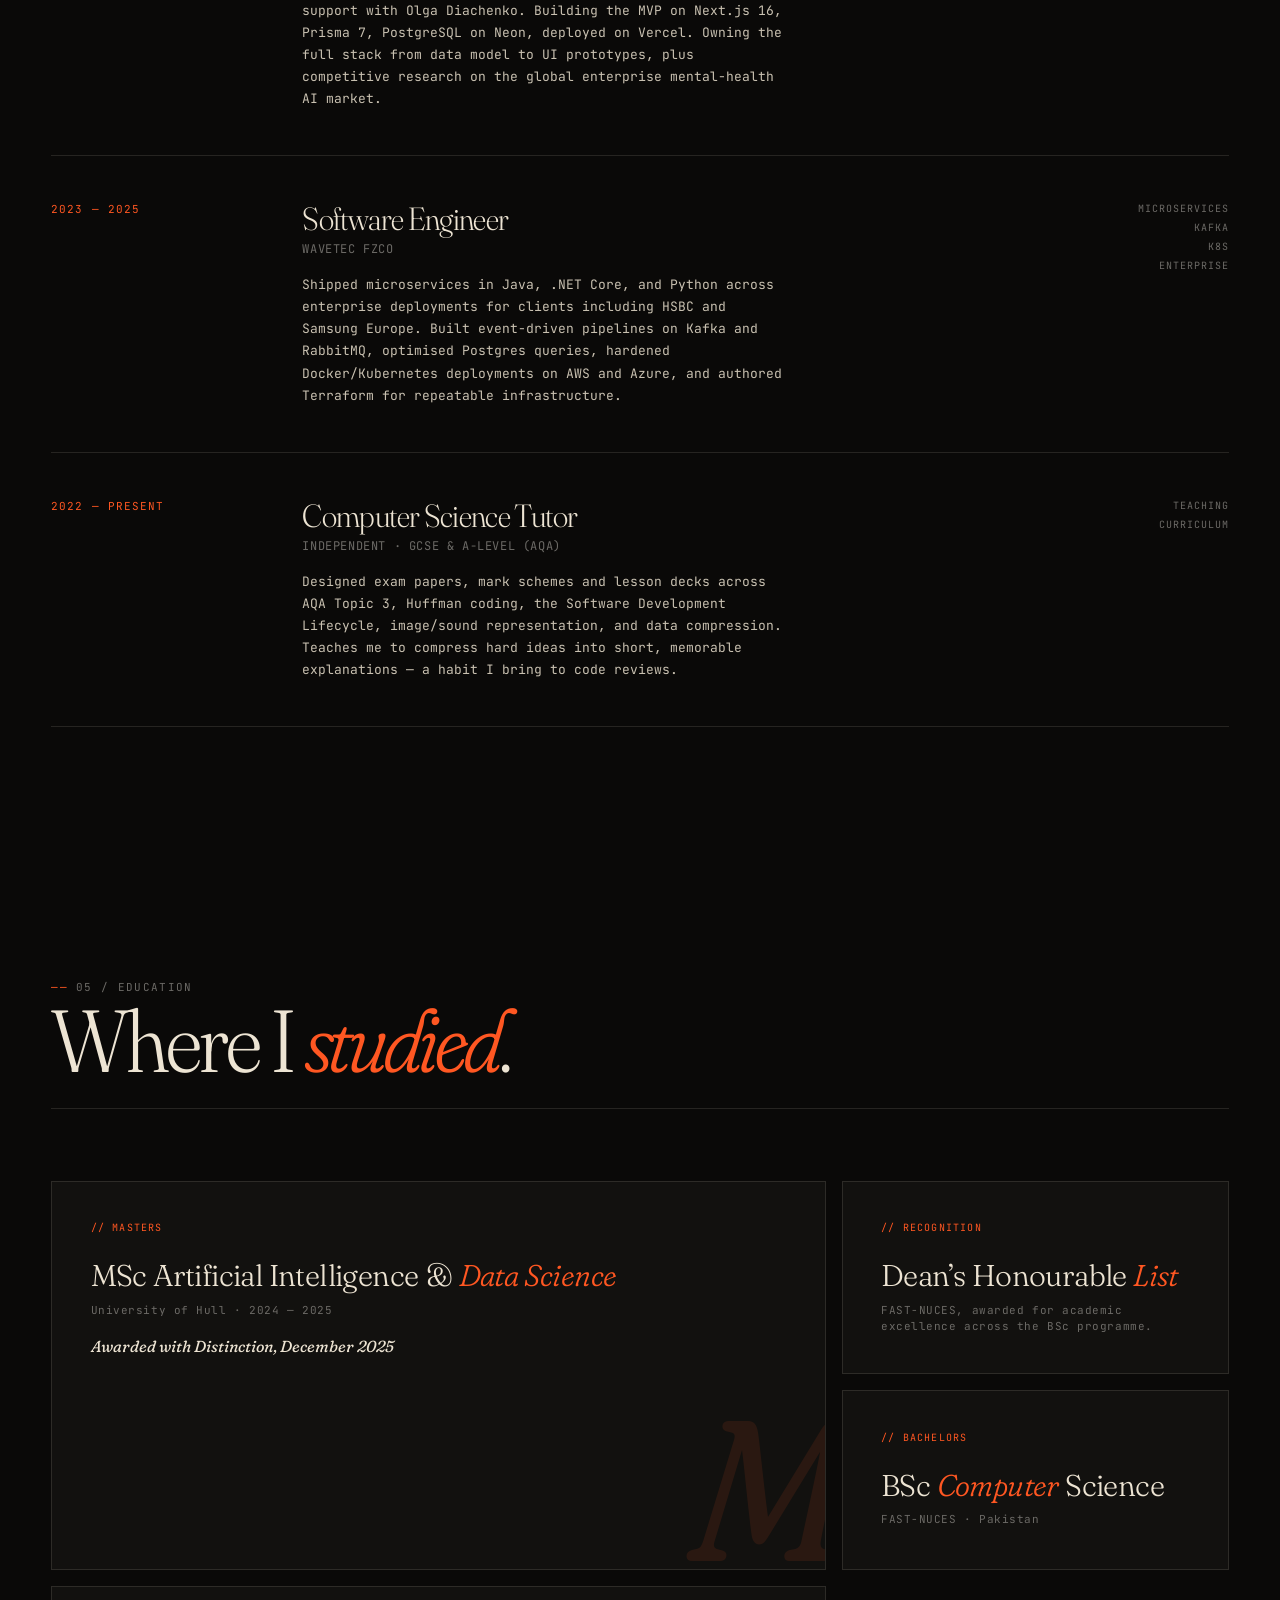
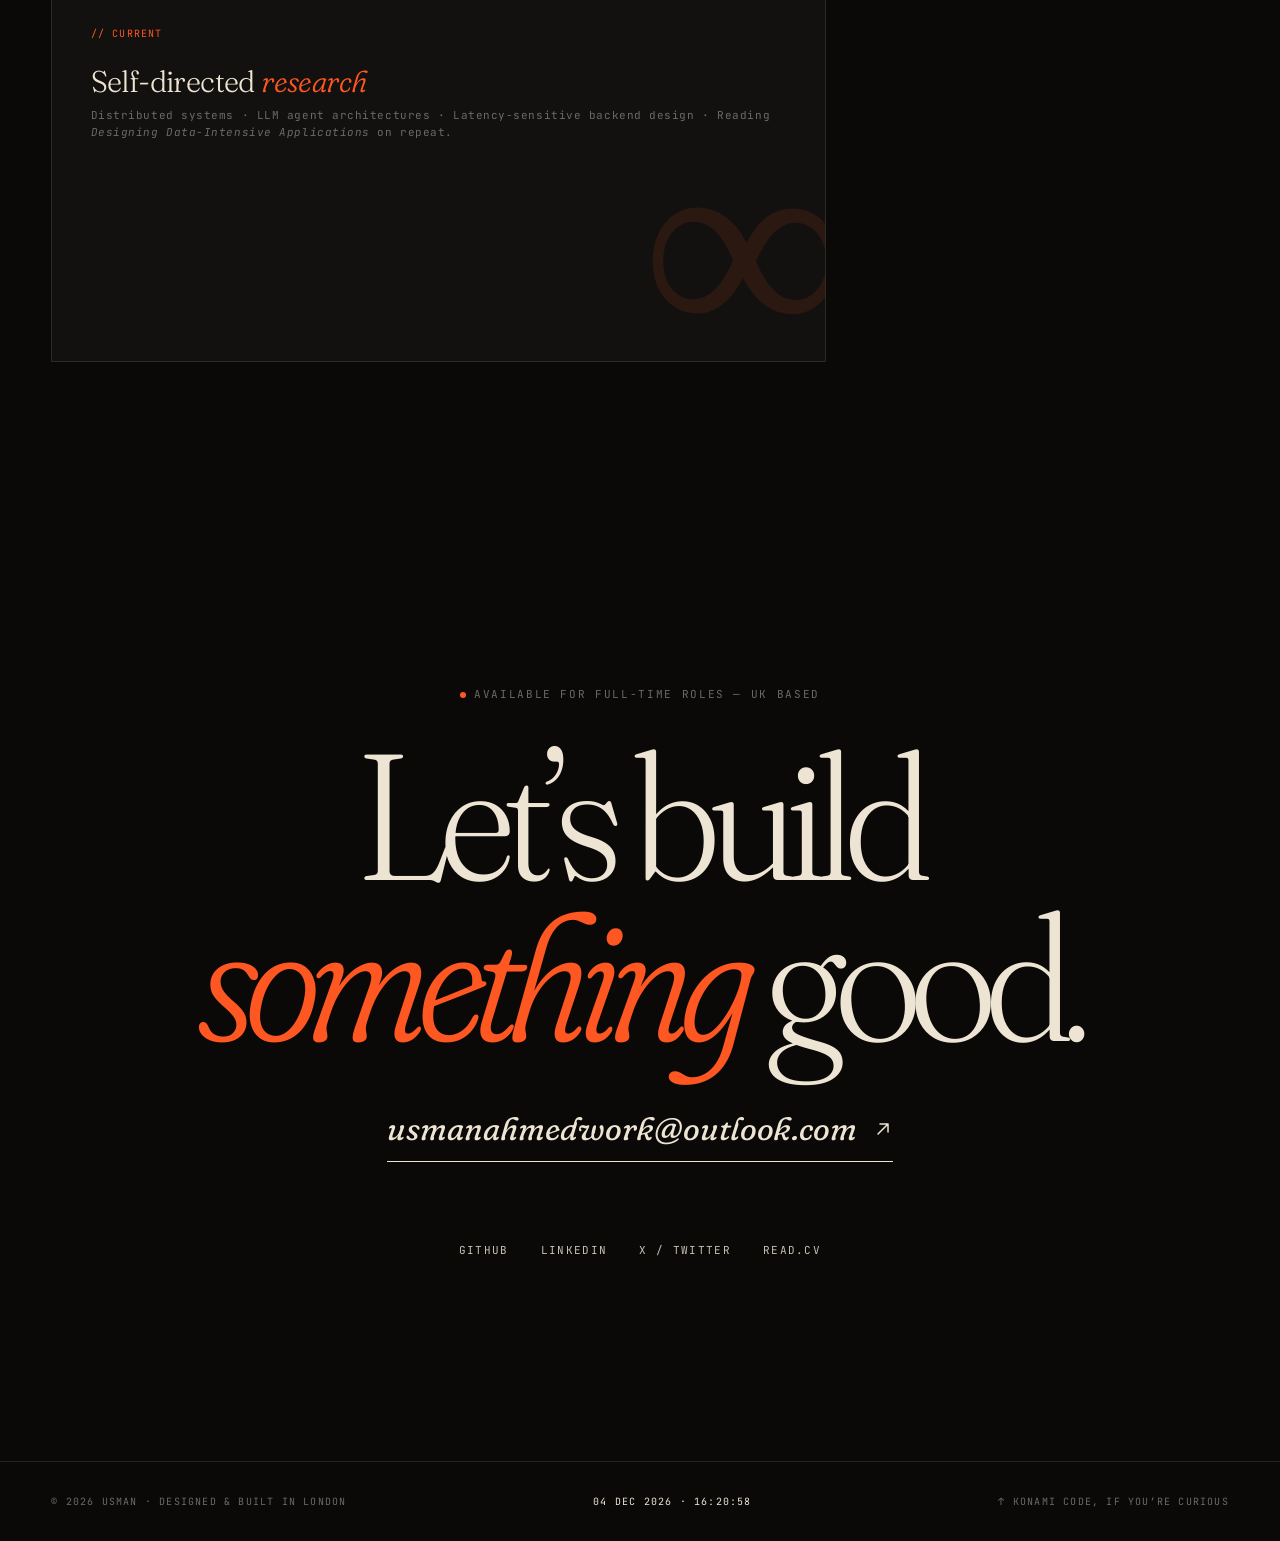
<file: Portfolio.html>
<!DOCTYPE html>
<html lang="en">
<head>
<meta charset="UTF-8" />
<meta name="viewport" content="width=device-width, initial-scale=1.0" />
<meta name="theme-color" content="#0a0908" />
<meta name="description" content="Usman — Software engineer crafting AI-native products and resilient distributed systems. London." />
<title>Usman — Software Engineer · London</title>

<link rel="preconnect" href="https://fonts.googleapis.com">
<link rel="preconnect" href="https://fonts.gstatic.com" crossorigin>
<link href="https://fonts.googleapis.com/css2?family=Fraunces:ital,opsz,wght,SOFT@0,9..144,300..900,0..100;1,9..144,300..900,0..100&family=JetBrains+Mono:ital,wght@0,300..700;1,300..700&display=swap" rel="stylesheet">

<style>
/* ============================================================
   CORE TOKENS
   ============================================================ */
:root {
  --ink:        #0a0908;
  --paper:      #ede4d3;
  --paper-dim:  #c9c1b1;
  --mute:       #6c6a66;
  --line:       rgba(237, 228, 211, 0.12);
  --line-bold:  rgba(237, 228, 211, 0.32);
  --ember:      #ff5722;
  --ember-glow: rgba(255, 87, 34, 0.22);
  --cream-soft: rgba(237, 228, 211, 0.55);

  --serif: "Fraunces", "Times New Roman", serif;
  --mono:  "JetBrains Mono", "SF Mono", Menlo, monospace;

  --ease:    cubic-bezier(0.22, 1, 0.36, 1);
  --ease-in: cubic-bezier(0.7, 0, 0.84, 0);

  --max: 1440px;
  --pad: clamp(20px, 4vw, 56px);
}

html[data-theme="light"] {
  --ink: #ede4d3;
  --paper: #0a0908;
  --paper-dim: #2a2722;
  --mute: #6c6a66;
  --line: rgba(10, 9, 8, 0.14);
  --line-bold: rgba(10, 9, 8, 0.4);
  --ember: #d63d12;
  --ember-glow: rgba(214, 61, 18, 0.18);
  --cream-soft: rgba(10, 9, 8, 0.6);
}

* { box-sizing: border-box; margin: 0; padding: 0; }

html, body {
  background: var(--ink);
  color: var(--paper);
  font-family: var(--mono);
  font-size: 14px;
  line-height: 1.5;
  overflow-x: hidden;
  -webkit-font-smoothing: antialiased;
  -moz-osx-font-smoothing: grayscale;
  scroll-behavior: smooth;
  transition: background 0.6s var(--ease), color 0.6s var(--ease);
}

::selection { background: var(--ember); color: var(--ink); }

a { color: inherit; text-decoration: none; }
button { background: none; border: none; color: inherit; cursor: pointer; font: inherit; }

/* ============================================================
   GRAIN OVERLAY
   ============================================================ */
.grain {
  position: fixed; inset: 0;
  pointer-events: none;
  z-index: 9999;
  opacity: 0.06;
  mix-blend-mode: overlay;
  background-image: url("data:image/svg+xml;utf8,<svg xmlns='http://www.w3.org/2000/svg' width='200' height='200'><filter id='n'><feTurbulence type='fractalNoise' baseFrequency='0.9' numOctaves='2' stitchTiles='stitch'/><feColorMatrix values='0 0 0 0 0  0 0 0 0 0  0 0 0 0 0  0 0 0 0.9 0'/></filter><rect width='200' height='200' filter='url(%23n)'/></svg>");
}

/* ============================================================
   CUSTOM CURSOR
   ============================================================ */
.cursor {
  position: fixed;
  width: 12px; height: 12px;
  border-radius: 50%;
  background: var(--ember);
  pointer-events: none;
  z-index: 10000;
  mix-blend-mode: difference;
  transform: translate(-50%, -50%);
  transition: width 0.3s var(--ease), height 0.3s var(--ease), background 0.3s var(--ease);
  will-change: transform;
}
.cursor-ring {
  position: fixed;
  width: 38px; height: 38px;
  border: 1px solid var(--paper);
  border-radius: 50%;
  pointer-events: none;
  z-index: 9999;
  transform: translate(-50%, -50%);
  transition: width 0.4s var(--ease), height 0.4s var(--ease), border-color 0.3s var(--ease);
  will-change: transform;
  mix-blend-mode: difference;
}
.cursor.is-hover { width: 56px; height: 56px; background: transparent; border: 1px solid var(--ember); }
.cursor-ring.is-hover { width: 12px; height: 12px; background: var(--ember); border-color: var(--ember); }
.cursor.has-label {
  width: auto; height: auto;
  padding: 10px 14px;
  border-radius: 100px;
  background: var(--ember);
  border: none;
  mix-blend-mode: normal;
}
.cursor.has-label::after {
  content: attr(data-label);
  font-family: var(--mono);
  font-size: 10px;
  font-weight: 600;
  letter-spacing: 0.08em;
  text-transform: uppercase;
  color: var(--ink);
  white-space: nowrap;
}
.cursor-ring.has-label { opacity: 0; }

@media (hover: none), (pointer: coarse) {
  .cursor, .cursor-ring { display: none; }
}

/* ============================================================
   PRELOADER
   ============================================================ */
.preloader {
  position: fixed; inset: 0;
  background: var(--ink);
  z-index: 10001;
  display: flex; flex-direction: column;
  justify-content: space-between;
  padding: var(--pad);
  transition: transform 1s var(--ease-in);
}
.preloader.done {
  transform: translateY(-100%);
}
.preloader__top {
  display: flex; justify-content: space-between;
  font-family: var(--mono);
  font-size: 11px;
  letter-spacing: 0.08em;
  text-transform: uppercase;
  color: var(--mute);
}
.preloader__center {
  display: flex; flex-direction: column; align-items: flex-start;
  gap: 24px;
}
.preloader__count {
  font-family: var(--serif);
  font-size: clamp(80px, 18vw, 240px);
  font-weight: 300;
  line-height: 1;
  letter-spacing: -0.04em;
  color: var(--paper);
  font-feature-settings: "tnum";
}
.preloader__count .pct { color: var(--ember); }
.preloader__bar {
  width: 100%;
  height: 1px;
  background: var(--line);
  position: relative;
}
.preloader__bar-fill {
  position: absolute; left: 0; top: 0; height: 100%;
  background: var(--ember);
  width: 0%;
  transition: width 0.4s var(--ease);
}
.preloader__bottom {
  display: flex; justify-content: space-between; align-items: flex-end;
  font-family: var(--mono);
  font-size: 11px;
  letter-spacing: 0.08em;
  text-transform: uppercase;
  color: var(--mute);
}
.preloader__bottom .typing {
  color: var(--paper);
}
.cursor-blink::after {
  content: "█";
  animation: blink 0.8s steps(2) infinite;
  color: var(--ember);
  margin-left: 2px;
}
@keyframes blink { 50% { opacity: 0; } }

/* ============================================================
   GLOBAL LAYOUT
   ============================================================ */
.container {
  max-width: var(--max);
  margin: 0 auto;
  padding: 0 var(--pad);
}

section { position: relative; }

/* ============================================================
   NAVIGATION
   ============================================================ */
.nav {
  position: fixed;
  top: 0; left: 0; right: 0;
  z-index: 100;
  padding: 24px var(--pad);
  display: flex;
  justify-content: space-between;
  align-items: center;
  font-family: var(--mono);
  font-size: 11px;
  letter-spacing: 0.1em;
  text-transform: uppercase;
  mix-blend-mode: difference;
}
.nav__logo {
  font-family: var(--serif);
  font-size: 22px;
  font-style: italic;
  font-weight: 400;
  letter-spacing: -0.01em;
  text-transform: none;
  color: var(--paper);
}
.nav__logo .dot { color: var(--ember); }
.nav__links {
  display: flex; gap: 36px;
  align-items: center;
}
.nav__link {
  color: var(--paper);
  position: relative;
  transition: color 0.3s var(--ease);
}
.nav__link::before {
  content: counter(navi, decimal-leading-zero) " ";
  color: var(--mute);
  margin-right: 4px;
  counter-increment: navi;
}
.nav__links { counter-reset: navi; }
.nav__link:hover { color: var(--ember); }

.nav__right {
  display: flex; gap: 24px; align-items: center;
}
.theme-toggle {
  width: 36px; height: 20px;
  border: 1px solid var(--line-bold);
  border-radius: 100px;
  position: relative;
  cursor: pointer;
  background: transparent;
}
.theme-toggle::after {
  content: "";
  position: absolute;
  width: 12px; height: 12px;
  background: var(--ember);
  border-radius: 50%;
  top: 50%; left: 3px;
  transform: translateY(-50%);
  transition: left 0.3s var(--ease);
}
html[data-theme="light"] .theme-toggle::after { left: 19px; }

@media (max-width: 768px) {
  .nav__links { display: none; }
}

/* ============================================================
   HERO
   ============================================================ */
.hero {
  min-height: 100vh;
  padding: 140px var(--pad) 80px;
  display: flex;
  flex-direction: column;
  justify-content: space-between;
  position: relative;
  overflow: hidden;
}
.hero__top {
  display: flex; justify-content: space-between;
  font-family: var(--mono);
  font-size: 11px;
  letter-spacing: 0.1em;
  text-transform: uppercase;
  color: var(--mute);
  margin-bottom: clamp(40px, 8vh, 100px);
}
.hero__top span { display: block; color: var(--paper); margin-top: 6px; }

.hero__title {
  font-family: var(--serif);
  font-weight: 300;
  font-size: clamp(56px, 13vw, 200px);
  line-height: 0.92;
  letter-spacing: -0.045em;
  color: var(--paper);
  font-variation-settings: "SOFT" 30, "opsz" 144;
}
.hero__title .row {
  display: block;
  overflow: hidden;
  position: relative;
}
.hero__title .row .text {
  display: inline-block;
  transform: translateY(110%);
  animation: rise 1.2s var(--ease) forwards;
}
.hero__title .row:nth-child(2) .text { animation-delay: 0.15s; }
.hero__title .row:nth-child(3) .text { animation-delay: 0.3s; }
@keyframes rise {
  to { transform: translateY(0); }
}
.hero__title em {
  font-style: italic;
  font-weight: 300;
  color: var(--ember);
  font-variation-settings: "SOFT" 100, "opsz" 144;
}
.hero__title .underline {
  position: relative;
  display: inline-block;
}
.hero__title .underline::after {
  content: "";
  position: absolute;
  bottom: 0.08em; left: 0;
  width: 100%; height: 4px;
  background: var(--ember);
  transform: scaleX(0);
  transform-origin: left;
  animation: stretch 1s var(--ease) 0.9s forwards;
}
@keyframes stretch { to { transform: scaleX(1); } }

.hero__meta {
  margin-top: clamp(40px, 8vh, 100px);
  display: grid;
  grid-template-columns: 1fr 1fr 1fr;
  gap: 24px;
  font-family: var(--mono);
  font-size: 12px;
  letter-spacing: 0.05em;
  text-transform: uppercase;
  color: var(--mute);
  border-top: 1px solid var(--line);
  padding-top: 24px;
  opacity: 0;
  animation: fadeUp 1s var(--ease) 1.2s forwards;
}
.hero__meta .label { font-size: 10px; margin-bottom: 6px; }
.hero__meta .value { color: var(--paper); font-size: 13px; text-transform: none; letter-spacing: 0; }
.hero__meta .value .pulse {
  display: inline-block;
  width: 8px; height: 8px;
  background: var(--ember);
  border-radius: 50%;
  margin-right: 8px;
  vertical-align: middle;
  box-shadow: 0 0 0 0 var(--ember);
  animation: pulse 2s infinite;
}
@keyframes pulse {
  0% { box-shadow: 0 0 0 0 var(--ember-glow); }
  70% { box-shadow: 0 0 0 12px transparent; }
  100% { box-shadow: 0 0 0 0 transparent; }
}
@keyframes fadeUp {
  from { opacity: 0; transform: translateY(20px); }
  to { opacity: 1; transform: translateY(0); }
}

@media (max-width: 768px) {
  .hero__meta { grid-template-columns: 1fr 1fr; }
  .hero__top { flex-direction: column; gap: 16px; }
}

/* Hero decorative orb */
.hero__orb {
  position: absolute;
  bottom: -40%;
  right: -20%;
  width: 80vw;
  height: 80vw;
  max-width: 900px; max-height: 900px;
  background: radial-gradient(circle at center, var(--ember-glow) 0%, transparent 60%);
  pointer-events: none;
  filter: blur(40px);
  z-index: 0;
  animation: drift 20s ease-in-out infinite;
}
@keyframes drift {
  0%, 100% { transform: translate(0,0); }
  50% { transform: translate(-50px, -30px); }
}

.hero > * { position: relative; z-index: 1; }

/* ============================================================
   MARQUEE
   ============================================================ */
.marquee {
  border-top: 1px solid var(--line);
  border-bottom: 1px solid var(--line);
  padding: 28px 0;
  overflow: hidden;
  white-space: nowrap;
  position: relative;
}
.marquee__track {
  display: inline-flex;
  gap: 60px;
  animation: scroll 40s linear infinite;
  font-family: var(--serif);
  font-size: clamp(28px, 5vw, 56px);
  font-weight: 300;
  letter-spacing: -0.02em;
}
.marquee__track span { display: inline-flex; align-items: center; gap: 60px; }
.marquee__track .dot {
  display: inline-block;
  width: 12px; height: 12px;
  background: var(--ember);
  border-radius: 50%;
}
.marquee__track em {
  font-style: italic;
  color: var(--ember);
  font-variation-settings: "SOFT" 100;
}
@keyframes scroll {
  from { transform: translateX(0); }
  to { transform: translateX(-50%); }
}

/* ============================================================
   SECTION SHARED
   ============================================================ */
.section {
  padding: clamp(80px, 14vh, 160px) 0;
  position: relative;
}
.section__head {
  display: flex; justify-content: space-between; align-items: flex-end;
  margin-bottom: clamp(40px, 8vh, 80px);
  border-bottom: 1px solid var(--line);
  padding-bottom: 24px;
}
.section__label {
  font-family: var(--mono);
  font-size: 11px;
  letter-spacing: 0.12em;
  text-transform: uppercase;
  color: var(--mute);
}
.section__label::before {
  content: "—— ";
  color: var(--ember);
}
.section__title {
  font-family: var(--serif);
  font-size: clamp(40px, 8vw, 88px);
  font-weight: 300;
  line-height: 1;
  letter-spacing: -0.035em;
  color: var(--paper);
  font-variation-settings: "SOFT" 50, "opsz" 144;
}
.section__title em {
  font-style: italic;
  color: var(--ember);
  font-variation-settings: "SOFT" 100, "opsz" 144;
}

/* Reveal on scroll */
[data-reveal] {
  opacity: 0;
  transform: translateY(40px);
  transition: opacity 1s var(--ease), transform 1s var(--ease);
}
[data-reveal].in {
  opacity: 1;
  transform: translateY(0);
}

/* ============================================================
   ABOUT
   ============================================================ */
.about {
  display: grid;
  grid-template-columns: 1fr 1fr;
  gap: clamp(40px, 8vw, 120px);
  align-items: flex-start;
}
@media (max-width: 900px) { .about { grid-template-columns: 1fr; } }

.about__intro {
  font-family: var(--serif);
  font-size: clamp(24px, 3vw, 38px);
  font-weight: 300;
  line-height: 1.25;
  letter-spacing: -0.02em;
  color: var(--paper);
  font-variation-settings: "SOFT" 30, "opsz" 144;
}
.about__intro em { font-style: italic; color: var(--ember); font-variation-settings: "SOFT" 100, "opsz" 144; }

.about__side {
  display: flex; flex-direction: column;
  gap: 32px;
  font-family: var(--mono);
  font-size: 13px;
  color: var(--paper-dim);
  line-height: 1.7;
}
.about__side p { max-width: 50ch; }

.stats {
  display: grid;
  grid-template-columns: repeat(3, 1fr);
  gap: 1px;
  background: var(--line);
  border: 1px solid var(--line);
  margin-top: clamp(60px, 10vh, 120px);
}
.stat {
  padding: clamp(24px, 3vw, 40px);
  background: var(--ink);
  position: relative;
  transition: background 0.4s var(--ease);
}
.stat:hover { background: rgba(255, 87, 34, 0.06); }
.stat__num {
  font-family: var(--serif);
  font-size: clamp(48px, 7vw, 96px);
  font-weight: 300;
  line-height: 1;
  letter-spacing: -0.04em;
  color: var(--paper);
  font-variation-settings: "SOFT" 30, "opsz" 144;
}
.stat__num .plus { color: var(--ember); font-style: italic; font-variation-settings: "SOFT" 100; }
.stat__label {
  margin-top: 16px;
  font-family: var(--mono);
  font-size: 11px;
  letter-spacing: 0.1em;
  text-transform: uppercase;
  color: var(--mute);
}
@media (max-width: 768px) { .stats { grid-template-columns: 1fr; } }

/* ============================================================
   PROJECTS
   ============================================================ */
.projects {
  display: flex;
  flex-direction: column;
  gap: 0;
}
.project {
  display: grid;
  grid-template-columns: 0.7fr 1.3fr;
  gap: clamp(20px, 4vw, 60px);
  padding: clamp(28px, 5vh, 60px) 0;
  border-top: 1px solid var(--line);
  align-items: center;
  position: relative;
  cursor: pointer;
  transition: padding 0.5s var(--ease);
}
.project:last-child { border-bottom: 1px solid var(--line); }
.project:hover { padding: clamp(40px, 7vh, 90px) 0; }

@media (max-width: 900px) {
  .project { grid-template-columns: 1fr; gap: 24px; }
  .project:hover { padding: clamp(28px, 5vh, 60px) 0; }
}

.project__info {
  display: flex; flex-direction: column;
  gap: 12px;
}
.project__num {
  font-family: var(--mono);
  font-size: 11px;
  color: var(--mute);
  letter-spacing: 0.1em;
}
.project__name {
  font-family: var(--serif);
  font-size: clamp(32px, 5vw, 64px);
  font-weight: 300;
  line-height: 0.95;
  letter-spacing: -0.03em;
  color: var(--paper);
  font-variation-settings: "SOFT" 40, "opsz" 144;
  transition: color 0.4s var(--ease), transform 0.5s var(--ease);
}
.project:hover .project__name { color: var(--ember); transform: translateX(8px); }
.project__name em { font-style: italic; color: var(--ember); font-variation-settings: "SOFT" 100; }
.project__role {
  font-family: var(--mono);
  font-size: 11px;
  letter-spacing: 0.1em;
  text-transform: uppercase;
  color: var(--mute);
  margin-top: 8px;
}

.project__visual {
  aspect-ratio: 16 / 10;
  border-radius: 2px;
  overflow: hidden;
  position: relative;
  background: var(--ink);
  border: 1px solid var(--line);
  transition: transform 0.6s var(--ease);
}
.project:hover .project__visual { transform: scale(1.02); }

.project__visual::after {
  content: "";
  position: absolute;
  inset: 0;
  background: linear-gradient(180deg, transparent 0%, rgba(10,9,8,0.7) 100%);
  z-index: 1;
}

.project__chip {
  position: absolute;
  top: 16px; left: 16px;
  z-index: 2;
  font-family: var(--mono);
  font-size: 10px;
  letter-spacing: 0.1em;
  text-transform: uppercase;
  color: var(--paper);
  padding: 6px 10px;
  background: rgba(10, 9, 8, 0.5);
  backdrop-filter: blur(8px);
  border: 1px solid rgba(237, 228, 211, 0.2);
}

.project__stack {
  position: absolute;
  bottom: 16px; left: 16px; right: 16px;
  z-index: 2;
  display: flex; flex-wrap: wrap; gap: 6px;
}
.project__stack span {
  font-family: var(--mono);
  font-size: 10px;
  letter-spacing: 0.08em;
  text-transform: uppercase;
  color: var(--paper);
  padding: 4px 8px;
  background: rgba(10, 9, 8, 0.55);
  backdrop-filter: blur(6px);
  border: 1px solid rgba(237, 228, 211, 0.15);
}

/* Distinctive backgrounds per project */
.v-dermiq {
  background:
    radial-gradient(ellipse at 20% 60%, rgba(255, 180, 160, 0.25), transparent 55%),
    radial-gradient(ellipse at 80% 20%, rgba(80, 180, 200, 0.3), transparent 55%),
    linear-gradient(145deg, #0f1a1d, #0a0908);
}
.v-dermiq::before {
  content: ""; position: absolute; inset: 0;
  background-image:
    radial-gradient(circle at 1px 1px, rgba(255, 180, 160, 0.12) 1px, transparent 0);
  background-size: 18px 18px;
}

.v-southshore {
  background:
    radial-gradient(ellipse at 50% 90%, rgba(30, 100, 160, 0.6), transparent 55%),
    radial-gradient(ellipse at 80% 10%, rgba(180, 220, 240, 0.15), transparent 50%),
    linear-gradient(180deg, #071318, #0a0908);
}
.v-southshore::before {
  content: ""; position: absolute; inset: 0;
  background:
    repeating-linear-gradient(
      to bottom,
      transparent 0px,
      transparent 18px,
      rgba(120, 200, 240, 0.05) 18px,
      rgba(120, 200, 240, 0.05) 19px
    );
}
.v-southshore::after {
  content: "";
  position: absolute;
  bottom: 20%; left: 0; right: 0;
  height: 2px;
  background: linear-gradient(90deg, transparent, rgba(120,200,240,0.5), transparent);
}

.v-ideaforge {
  background:
    radial-gradient(ellipse at 60% 40%, rgba(200, 255, 60, 0.2), transparent 50%),
    radial-gradient(ellipse at 20% 80%, rgba(255, 140, 0, 0.25), transparent 50%),
    linear-gradient(135deg, #0e110a, #0a0908);
}
.v-ideaforge::before {
  content: ""; position: absolute; inset: 0;
  background-image:
    linear-gradient(rgba(200,255,60,0.07) 1px, transparent 1px),
    linear-gradient(90deg, rgba(200,255,60,0.07) 1px, transparent 1px);
  background-size: 40px 40px;
}

.v-kreston {
  background:
    radial-gradient(ellipse at 30% 40%, rgba(40, 90, 50, 0.6), transparent 55%),
    linear-gradient(145deg, #0d1a10, #0a0908);
}
.v-kreston::before {
  content: "";
  position: absolute; inset: 0;
  background:
    linear-gradient(transparent 96%, rgba(237, 228, 211, 0.07) 96%) 0 0 / 100% 40px,
    linear-gradient(90deg, transparent 96%, rgba(237, 228, 211, 0.07) 96%) 0 0 / 60px 100%;
}

.v-hq {
  background:
    radial-gradient(ellipse at 30% 30%, rgba(255, 87, 34, 0.3), transparent 55%),
    radial-gradient(ellipse at 70% 75%, rgba(110, 70, 255, 0.35), transparent 55%),
    linear-gradient(135deg, #150e20, #0a0908);
}
.v-hq::before {
  content: ""; position: absolute; inset: 0;
  background-image: radial-gradient(circle at 1px 1px, rgba(237, 228, 211, 0.13) 1px, transparent 0);
  background-size: 24px 24px;
  mask-image: radial-gradient(ellipse at center, black 30%, transparent 70%);
}

.v-casebridge {
  background:
    radial-gradient(ellipse at 50% 0%, rgba(190, 155, 60, 0.25), transparent 55%),
    radial-gradient(ellipse at 20% 100%, rgba(60, 80, 130, 0.3), transparent 55%),
    linear-gradient(180deg, #0c0d14, #0a0908);
}
.v-casebridge::before {
  content: ""; position: absolute;
  left: 50%; bottom: 0;
  transform: translateX(-50%);
  width: 70%; height: 60%;
  background:
    linear-gradient(to top, transparent, rgba(190,155,60,0.12)),
    repeating-linear-gradient(
      90deg,
      transparent 0px, transparent 18px,
      rgba(190,155,60,0.12) 18px, rgba(190,155,60,0.12) 19px
    );
  border-top: 1px solid rgba(190,155,60,0.3);
  border-left: 1px solid rgba(190,155,60,0.2);
  border-right: 1px solid rgba(190,155,60,0.2);
}

.project__visual::before { z-index: 1; }

/* ============================================================
   SKILLS
   ============================================================ */
.skills {
  display: grid;
  grid-template-columns: repeat(4, 1fr);
  gap: 1px;
  background: var(--line);
  border: 1px solid var(--line);
}
@media (max-width: 900px) { .skills { grid-template-columns: 1fr 1fr; } }
@media (max-width: 500px) { .skills { grid-template-columns: 1fr; } }

.skill-group {
  background: var(--ink);
  padding: clamp(20px, 2.5vw, 36px);
  transition: background 0.4s var(--ease);
}
.skill-group:hover { background: rgba(255, 87, 34, 0.04); }
.skill-group__title {
  font-family: var(--serif);
  font-style: italic;
  font-size: 20px;
  color: var(--ember);
  margin-bottom: 20px;
  font-variation-settings: "SOFT" 100;
}
.skill-group ul {
  list-style: none;
  display: flex; flex-direction: column;
  gap: 10px;
  font-family: var(--mono);
  font-size: 13px;
  color: var(--paper-dim);
}
.skill-group li {
  display: flex; justify-content: space-between;
  padding-bottom: 6px;
  border-bottom: 1px dashed var(--line);
  transition: color 0.3s var(--ease), padding-left 0.3s var(--ease);
}
.skill-group li:hover {
  color: var(--paper);
  padding-left: 8px;
}
.skill-group li span:last-child { color: var(--mute); font-size: 10px; }

/* ============================================================
   EXPERIENCE TIMELINE
   ============================================================ */
.timeline {
  display: flex; flex-direction: column;
  gap: 0;
}
.tl-item {
  display: grid;
  grid-template-columns: 200px 1fr auto;
  gap: clamp(20px, 4vw, 60px);
  padding: clamp(28px, 5vh, 50px) 0;
  border-top: 1px solid var(--line);
  align-items: flex-start;
  transition: background 0.4s var(--ease);
}
.tl-item:last-child { border-bottom: 1px solid var(--line); }
.tl-item:hover { background: rgba(255, 87, 34, 0.03); padding-left: 16px; padding-right: 16px; }

@media (max-width: 768px) {
  .tl-item { grid-template-columns: 1fr; gap: 12px; }
}

.tl-date {
  font-family: var(--mono);
  font-size: 11px;
  letter-spacing: 0.1em;
  text-transform: uppercase;
  color: var(--ember);
}
.tl-body h3 {
  font-family: var(--serif);
  font-size: clamp(22px, 3vw, 32px);
  font-weight: 300;
  line-height: 1.1;
  letter-spacing: -0.02em;
  color: var(--paper);
  margin-bottom: 4px;
  font-variation-settings: "SOFT" 30, "opsz" 144;
}
.tl-body .org {
  font-family: var(--mono);
  font-size: 12px;
  letter-spacing: 0.05em;
  text-transform: uppercase;
  color: var(--mute);
  margin-bottom: 16px;
}
.tl-body p {
  font-family: var(--mono);
  font-size: 13px;
  line-height: 1.7;
  color: var(--paper-dim);
  max-width: 60ch;
}
.tl-tags {
  display: flex; flex-direction: column;
  gap: 4px;
  font-family: var(--mono);
  font-size: 10px;
  letter-spacing: 0.1em;
  text-transform: uppercase;
  color: var(--mute);
  text-align: right;
}
@media (max-width: 768px) { .tl-tags { text-align: left; flex-direction: row; flex-wrap: wrap; gap: 8px; } }

/* ============================================================
   EDUCATION BENTO
   ============================================================ */
.bento {
  display: grid;
  grid-template-columns: 2fr 1fr;
  grid-auto-rows: minmax(180px, auto);
  gap: 16px;
}
@media (max-width: 900px) { .bento { grid-template-columns: 1fr; } }

.bento__card {
  background: rgba(237, 228, 211, 0.03);
  border: 1px solid var(--line);
  padding: clamp(24px, 3vw, 40px);
  position: relative;
  overflow: hidden;
  transition: border-color 0.4s var(--ease), transform 0.5s var(--ease);
}
.bento__card:hover {
  border-color: var(--ember);
  transform: translateY(-4px);
}
.bento__card .b-label {
  font-family: var(--mono);
  font-size: 10px;
  letter-spacing: 0.12em;
  text-transform: uppercase;
  color: var(--ember);
  margin-bottom: 24px;
}
.bento__card h4 {
  font-family: var(--serif);
  font-size: clamp(20px, 2.6vw, 30px);
  font-weight: 300;
  letter-spacing: -0.02em;
  line-height: 1.15;
  color: var(--paper);
  margin-bottom: 8px;
  font-variation-settings: "SOFT" 30;
}
.bento__card h4 em { font-style: italic; color: var(--ember); font-variation-settings: "SOFT" 100; }
.bento__card .meta {
  font-family: var(--mono);
  font-size: 11px;
  color: var(--mute);
  letter-spacing: 0.05em;
}
.bento__card .award {
  margin-top: 16px;
  font-family: var(--serif);
  font-style: italic;
  font-size: 16px;
  color: var(--paper);
  font-variation-settings: "SOFT" 100;
}

.bento__card.big { grid-row: span 2; }

.bento__deco {
  position: absolute;
  bottom: -20px; right: -20px;
  font-family: var(--serif);
  font-size: 200px;
  line-height: 1;
  color: var(--ember);
  opacity: 0.1;
  font-style: italic;
  pointer-events: none;
  font-variation-settings: "SOFT" 100;
}

/* ============================================================
   CONTACT CTA
   ============================================================ */
.contact {
  padding: clamp(120px, 22vh, 240px) var(--pad);
  text-align: center;
  position: relative;
  overflow: hidden;
}
.contact__pre {
  font-family: var(--mono);
  font-size: 11px;
  letter-spacing: 0.15em;
  text-transform: uppercase;
  color: var(--mute);
  margin-bottom: 32px;
}
.contact__pre .dot {
  display: inline-block;
  width: 6px; height: 6px;
  border-radius: 50%;
  background: var(--ember);
  margin-right: 8px;
  vertical-align: middle;
  animation: pulse 2s infinite;
}
.contact__title {
  font-family: var(--serif);
  font-weight: 300;
  font-size: clamp(60px, 14vw, 220px);
  line-height: 0.9;
  letter-spacing: -0.05em;
  color: var(--paper);
  font-variation-settings: "SOFT" 50, "opsz" 144;
  margin-bottom: 48px;
}
.contact__title em {
  font-style: italic;
  color: var(--ember);
  font-variation-settings: "SOFT" 100, "opsz" 144;
}
.contact__mail {
  display: inline-flex;
  align-items: center;
  gap: 16px;
  font-family: var(--serif);
  font-style: italic;
  font-size: clamp(20px, 3vw, 32px);
  color: var(--paper);
  border-bottom: 1px solid var(--paper);
  padding-bottom: 8px;
  transition: color 0.3s var(--ease), border-color 0.3s var(--ease), transform 0.3s var(--ease);
  font-variation-settings: "SOFT" 100;
}
.contact__mail:hover { color: var(--ember); border-color: var(--ember); transform: translateY(-2px); }
.contact__mail svg { transition: transform 0.4s var(--ease); }
.contact__mail:hover svg { transform: translate(4px, -4px); }

.contact__socials {
  margin-top: 80px;
  display: flex;
  justify-content: center;
  gap: 32px;
  font-family: var(--mono);
  font-size: 11px;
  letter-spacing: 0.12em;
  text-transform: uppercase;
}
.contact__socials a {
  position: relative;
  padding-bottom: 4px;
  color: var(--paper-dim);
  transition: color 0.3s var(--ease);
}
.contact__socials a::after {
  content: "";
  position: absolute;
  bottom: 0; left: 0;
  width: 100%; height: 1px;
  background: var(--ember);
  transform: scaleX(0);
  transform-origin: right;
  transition: transform 0.4s var(--ease);
}
.contact__socials a:hover { color: var(--ember); }
.contact__socials a:hover::after { transform: scaleX(1); transform-origin: left; }

/* CTA orb */
.contact::before {
  content: "";
  position: absolute;
  top: 50%; left: 50%;
  transform: translate(-50%, -50%);
  width: 80vmin; height: 80vmin;
  background: radial-gradient(circle at center, var(--ember-glow), transparent 60%);
  filter: blur(60px);
  pointer-events: none;
  z-index: -1;
}

/* ============================================================
   FOOTER
   ============================================================ */
.footer {
  padding: 32px var(--pad);
  border-top: 1px solid var(--line);
  display: flex;
  justify-content: space-between;
  align-items: center;
  font-family: var(--mono);
  font-size: 10px;
  letter-spacing: 0.12em;
  text-transform: uppercase;
  color: var(--mute);
}
.footer .clock {
  color: var(--paper);
}
@media (max-width: 600px) {
  .footer { flex-direction: column; gap: 12px; text-align: center; }
}

/* ============================================================
   EASTER EGG
   ============================================================ */
.egg {
  position: fixed;
  inset: 0;
  background: var(--ink);
  z-index: 10002;
  display: none;
  align-items: center;
  justify-content: center;
  padding: var(--pad);
  text-align: center;
  flex-direction: column;
  gap: 24px;
}
.egg.show { display: flex; animation: fadeIn 0.6s var(--ease); }
@keyframes fadeIn { from { opacity: 0; } to { opacity: 1; } }
.egg h1 {
  font-family: var(--serif);
  font-size: clamp(40px, 8vw, 100px);
  font-weight: 300;
  color: var(--ember);
  font-style: italic;
  letter-spacing: -0.03em;
  font-variation-settings: "SOFT" 100, "opsz" 144;
}
.egg p {
  font-family: var(--mono);
  font-size: 12px;
  color: var(--paper-dim);
  letter-spacing: 0.05em;
  max-width: 60ch;
}
.egg button {
  font-family: var(--mono);
  font-size: 11px;
  letter-spacing: 0.12em;
  text-transform: uppercase;
  color: var(--paper);
  border: 1px solid var(--paper);
  padding: 12px 24px;
  transition: all 0.3s var(--ease);
}
.egg button:hover {
  background: var(--ember);
  border-color: var(--ember);
  color: var(--ink);
}

/* ============================================================
   ACCESSIBILITY / MOTION
   ============================================================ */
@media (prefers-reduced-motion: reduce) {
  * { animation: none !important; transition: none !important; }
  [data-reveal] { opacity: 1; transform: none; }
  .hero__title .row .text { transform: none; }
}

/* selection links */
.link-arrow {
  display: inline-flex;
  align-items: center;
  gap: 6px;
  font-family: var(--mono);
  font-size: 11px;
  letter-spacing: 0.12em;
  text-transform: uppercase;
  color: var(--paper);
  padding: 8px 0;
  border-bottom: 1px solid var(--line);
  transition: color 0.3s var(--ease), border-color 0.3s var(--ease), gap 0.3s var(--ease);
}
.link-arrow:hover { color: var(--ember); border-color: var(--ember); gap: 14px; }
.link-arrow .arrow { transition: transform 0.4s var(--ease); }
.link-arrow:hover .arrow { transform: translate(3px, -3px); }
</style>
</head>
<body>

<!-- GRAIN OVERLAY -->
<div class="grain"></div>

<!-- CUSTOM CURSOR -->
<div class="cursor" id="cursor"></div>
<div class="cursor-ring" id="cursorRing"></div>

<!-- PRELOADER -->
<div class="preloader" id="preloader">
  <div class="preloader__top">
    <span>Index — Portfolio · 2026</span>
    <span>v0.1.0 — Boot Sequence</span>
  </div>
  <div class="preloader__center">
    <div class="preloader__count" id="counter">0<span class="pct">%</span></div>
    <div class="preloader__bar"><div class="preloader__bar-fill" id="barFill"></div></div>
  </div>
  <div class="preloader__bottom">
    <span><span class="typing" id="typing">Initializing</span><span class="cursor-blink"></span></span>
    <span>Usman · London · Available</span>
  </div>
</div>

<!-- EASTER EGG MODAL -->
<div class="egg" id="egg">
  <p style="color: var(--mute);">// Hidden track unlocked</p>
  <h1>You found <em>it.</em></h1>
  <p>You typed the Konami code. I respect a thorough audit.<br/>
     If you're a hiring manager — that attention to detail is exactly how I write software.<br/>
     Drop me a line. Let's build something.</p>
  <button onclick="document.getElementById('egg').classList.remove('show')">Close · ESC</button>
</div>

<!-- NAVIGATION -->
<nav class="nav">
  <a href="#top" class="nav__logo" data-cursor-hover>Usman<span class="dot">.</span></a>
  <div class="nav__links">
    <a href="#work" class="nav__link" data-cursor-hover>Work</a>
    <a href="#about" class="nav__link" data-cursor-hover>About</a>
    <a href="#exp" class="nav__link" data-cursor-hover>Experience</a>
    <a href="#contact" class="nav__link" data-cursor-hover>Contact</a>
  </div>
  <div class="nav__right">
    <button class="theme-toggle" id="themeToggle" aria-label="Toggle theme" data-cursor-hover></button>
  </div>
</nav>

<!-- HERO -->
<section class="hero" id="top">
  <div class="hero__orb"></div>

  <div class="hero__top">
    <div>
      <div>Software Engineer</div>
      <span>London — 51.5074°N · 0.1278°W</span>
    </div>
    <div>
      <div>Currently</div>
      <span>Building HQ Code · Open to roles</span>
    </div>
    <div style="text-align: right;">
      <div>Local time</div>
      <span id="localTime">—:—</span>
    </div>
  </div>

  <h1 class="hero__title">
    <span class="row"><span class="text">Engineering</span></span>
    <span class="row"><span class="text"><em>resilient</em> systems</span></span>
    <span class="row"><span class="text">for the <span class="underline">AI&nbsp;era</span>.</span></span>
  </h1>

  <div class="hero__meta">
    <div>
      <div class="label">// Discipline</div>
      <div class="value">Backend · Distributed Systems · AI</div>
    </div>
    <div>
      <div class="label">// Status</div>
      <div class="value"><span class="pulse"></span>Open to roles · UK</div>
    </div>
    <div>
      <div class="label">// Reach</div>
      <div class="value">London, UK · eVisa 2028</div>
    </div>
  </div>
</section>

<!-- MARQUEE -->
<div class="marquee">
  <div class="marquee__track">
    <span>Software Engineering <span class="dot"></span> <em>Distributed Systems</em> <span class="dot"></span> Cloud Architecture <span class="dot"></span> <em>AI &amp; ML</em> <span class="dot"></span> Microservices <span class="dot"></span></span>
    <span>Software Engineering <span class="dot"></span> <em>Distributed Systems</em> <span class="dot"></span> Cloud Architecture <span class="dot"></span> <em>AI &amp; ML</em> <span class="dot"></span> Microservices <span class="dot"></span></span>
  </div>
</div>

<!-- ABOUT -->
<section class="section" id="about">
  <div class="container">
    <div class="section__head" data-reveal>
      <div class="section__label">01 / About</div>
    </div>

    <div class="about">
      <p class="about__intro" data-reveal>
        I build <em>thoughtful</em> software at the seam between distributed backends and AI.
        Two years shipping enterprise systems for clients like <em>HSBC</em> and <em>Samsung Europe</em>.
        Now co-founding an AI-native B2B product, and chasing the kind of <em>quiet rigour</em> that makes hard problems look obvious.
      </p>
      <div class="about__side" data-reveal>
        <p>
          MSc Artificial Intelligence &amp; Data Science (Distinction) from the University of Hull.
          BSc Computer Science from FAST-NUCES, Dean&rsquo;s Honourable List.
          Comfortable across Java, .NET Core, Python, TypeScript, and the cloud beneath them.
        </p>
        <p>
          I care about the joints — the queue between two services, the schema migration that won&rsquo;t lock the table,
          the typography on a marketing page. Detail is the work.
        </p>
        <p>
          Outside the editor, I write GCSE and A-Level Computer Science material, and I&rsquo;m building <em>HQ&nbsp;Code</em> &mdash;
          corporate AI psychological support &mdash; with a small team in London &amp; Kyiv.
        </p>
      </div>
    </div>

    <div class="stats" data-reveal>
      <div class="stat">
        <div class="stat__num">2<span class="plus">+</span></div>
        <div class="stat__label">Years in Production</div>
      </div>
      <div class="stat">
        <div class="stat__num">15<span class="plus">+</span></div>
        <div class="stat__label">Shipped Projects</div>
      </div>
      <div class="stat">
        <div class="stat__num">∞</div>
        <div class="stat__label">Curiosity Constant</div>
      </div>
    </div>
  </div>
</section>

<!-- PROJECTS -->
<section class="section" id="work">
  <div class="container">
    <div class="section__head" data-reveal>
      <div>
        <div class="section__label">02 / Selected Work</div>
        <h2 class="section__title">Things I&rsquo;ve <em>built</em>.</h2>
      </div>
      <div style="font-family: var(--mono); font-size: 11px; color: var(--mute); letter-spacing: 0.1em; text-transform: uppercase;">2024 — 2026</div>
    </div>

    <div class="projects">

      <a class="project" href="https://derm-iq-three.vercel.app" target="_blank" rel="noopener" data-cursor-label="Live →" data-reveal>
        <div class="project__info">
          <div class="project__num">// 01</div>
          <div class="project__name">derm<em>IQ</em></div>
          <div class="project__role">AI-Powered Dermatology Platform</div>
        </div>
        <div class="project__visual v-dermiq">
          <div class="project__chip">Vercel · Live</div>
          <div class="project__stack">
            <span>Next.js</span><span>TypeScript</span><span>AI / ML</span><span>Vercel</span>
          </div>
        </div>
      </a>

      <a class="project" href="https://southshore-projects.vercel.app" target="_blank" rel="noopener" data-cursor-label="Visit →" data-reveal>
        <div class="project__info">
          <div class="project__num">// 02</div>
          <div class="project__name">South<em>Shore</em></div>
          <div class="project__role">Property Development Showcase</div>
        </div>
        <div class="project__visual v-southshore">
          <div class="project__chip">Vercel · Live</div>
          <div class="project__stack">
            <span>React</span><span>TypeScript</span><span>Tailwind</span><span>Vercel</span>
          </div>
        </div>
      </a>

      <a class="project" href="https://idea-forge-liart.vercel.app" target="_blank" rel="noopener" data-cursor-label="Open →" data-reveal>
        <div class="project__info">
          <div class="project__num">// 03</div>
          <div class="project__name">Idea<em>Forge</em></div>
          <div class="project__role">Startup Idea Validation Tool</div>
        </div>
        <div class="project__visual v-ideaforge">
          <div class="project__chip">Vercel · Live</div>
          <div class="project__stack">
            <span>Next.js</span><span>TypeScript</span><span>LLM API</span><span>Vercel</span>
          </div>
        </div>
      </a>

      <a class="project" href="https://kreston-estate.vercel.app" target="_blank" rel="noopener" data-cursor-label="Open →" data-reveal>
        <div class="project__info">
          <div class="project__num">// 04</div>
          <div class="project__name">Kreston <em>Estates</em></div>
          <div class="project__role">Full-Stack Property Management</div>
        </div>
        <div class="project__visual v-kreston">
          <div class="project__chip">Vercel · Live</div>
          <div class="project__stack">
            <span>React</span><span>Vite</span><span>Express</span><span>SQLite</span><span>JWT</span>
          </div>
        </div>
      </a>

      <a class="project" href="https://hq-sigma-ten.vercel.app/design.html" target="_blank" rel="noopener" data-cursor-label="Open →" data-reveal>
        <div class="project__info">
          <div class="project__num">// 05</div>
          <div class="project__name"><em>HQ</em></div>
          <div class="project__role">Co-Founder · Corporate AI Wellness</div>
        </div>
        <div class="project__visual v-hq">
          <div class="project__chip">Vercel · Live</div>
          <div class="project__stack">
            <span>Next.js 16</span><span>Prisma 7</span><span>PostgreSQL</span><span>Neon</span>
          </div>
        </div>
      </a>

      <a class="project" href="https://casebridge-beta.vercel.app" target="_blank" rel="noopener" data-cursor-label="Open →" data-reveal>
        <div class="project__info">
          <div class="project__num">// 06</div>
          <div class="project__name">Case<em>Bridge</em></div>
          <div class="project__role">Legal Case Management Platform</div>
        </div>
        <div class="project__visual v-casebridge">
          <div class="project__chip">Vercel · Beta</div>
          <div class="project__stack">
            <span>Next.js</span><span>TypeScript</span><span>Prisma</span><span>Vercel</span>
          </div>
        </div>
      </a>

    </div>
  </div>
</section>

<!-- SKILLS -->
<section class="section">
  <div class="container">
    <div class="section__head" data-reveal>
      <div>
        <div class="section__label">03 / Stack</div>
        <h2 class="section__title">Tools of the <em>trade</em>.</h2>
      </div>
    </div>

    <div class="skills" data-reveal>
      <div class="skill-group">
        <div class="skill-group__title">Languages</div>
        <ul>
          <li><span>TypeScript</span><span>Daily</span></li>
          <li><span>Python</span><span>Daily</span></li>
          <li><span>Java</span><span>Production</span></li>
          <li><span>C# / .NET Core</span><span>Production</span></li>
          <li><span>SQL</span><span>Daily</span></li>
          <li><span>Bash</span><span>Daily</span></li>
        </ul>
      </div>
      <div class="skill-group">
        <div class="skill-group__title">Frameworks</div>
        <ul>
          <li><span>Next.js</span><span>v15 · v16</span></li>
          <li><span>React</span><span>5y+</span></li>
          <li><span>Node / Express</span><span>Daily</span></li>
          <li><span>Spring Boot</span><span>Production</span></li>
          <li><span>FastAPI</span><span>AI Services</span></li>
          <li><span>Prisma</span><span>v7</span></li>
        </ul>
      </div>
      <div class="skill-group">
        <div class="skill-group__title">Infrastructure</div>
        <ul>
          <li><span>AWS</span><span>EC2 · RDS · S3</span></li>
          <li><span>Azure</span><span>Production</span></li>
          <li><span>Docker</span><span>Daily</span></li>
          <li><span>Kubernetes</span><span>Production</span></li>
          <li><span>Terraform</span><span>IaC</span></li>
          <li><span>Vercel · Neon</span><span>Edge</span></li>
        </ul>
      </div>
      <div class="skill-group">
        <div class="skill-group__title">Data &amp; AI</div>
        <ul>
          <li><span>PostgreSQL</span><span>Daily</span></li>
          <li><span>Redis</span><span>Caching</span></li>
          <li><span>Kafka</span><span>Streaming</span></li>
          <li><span>RabbitMQ</span><span>Queues</span></li>
          <li><span>scikit-learn</span><span>MSc</span></li>
          <li><span>LLM APIs</span><span>HQ Code</span></li>
        </ul>
      </div>
    </div>
  </div>
</section>

<!-- EXPERIENCE -->
<section class="section" id="exp">
  <div class="container">
    <div class="section__head" data-reveal>
      <div>
        <div class="section__label">04 / Experience</div>
        <h2 class="section__title">A short <em>history</em>.</h2>
      </div>
    </div>

    <div class="timeline">
      <div class="tl-item" data-reveal>
        <div class="tl-date">2026 — Present</div>
        <div class="tl-body">
          <h3>Co-Founder &amp; Technical Lead</h3>
          <div class="org">HQ Code · London · Kyiv</div>
          <p>Co-founding a B2B SaaS for corporate AI psychological support with Olga Diachenko. Building the MVP on Next.js 16, Prisma 7, PostgreSQL on Neon, deployed on Vercel. Owning the full stack from data model to UI prototypes, plus competitive research on the global enterprise mental-health AI market.</p>
        </div>
        <div class="tl-tags">
          <span>SaaS</span><span>AI</span><span>Full-Stack</span>
        </div>
      </div>

      <div class="tl-item" data-reveal>
        <div class="tl-date">2023 — 2025</div>
        <div class="tl-body">
          <h3>Software Engineer</h3>
          <div class="org">Wavetec FZCO</div>
          <p>Shipped microservices in Java, .NET Core, and Python across enterprise deployments for clients including HSBC and Samsung Europe. Built event-driven pipelines on Kafka and RabbitMQ, optimised Postgres queries, hardened Docker/Kubernetes deployments on AWS and Azure, and authored Terraform for repeatable infrastructure.</p>
        </div>
        <div class="tl-tags">
          <span>Microservices</span><span>Kafka</span><span>K8s</span><span>Enterprise</span>
        </div>
      </div>

      <div class="tl-item" data-reveal>
        <div class="tl-date">2022 — Present</div>
        <div class="tl-body">
          <h3>Computer Science Tutor</h3>
          <div class="org">Independent · GCSE &amp; A-Level (AQA)</div>
          <p>Designed exam papers, mark schemes and lesson decks across AQA Topic 3, Huffman coding, the Software Development Lifecycle, image/sound representation, and data compression. Teaches me to compress hard ideas into short, memorable explanations &mdash; a habit I bring to code reviews.</p>
        </div>
        <div class="tl-tags">
          <span>Teaching</span><span>Curriculum</span>
        </div>
      </div>
    </div>
  </div>
</section>

<!-- EDUCATION -->
<section class="section">
  <div class="container">
    <div class="section__head" data-reveal>
      <div>
        <div class="section__label">05 / Education</div>
        <h2 class="section__title">Where I <em>studied</em>.</h2>
      </div>
    </div>

    <div class="bento" data-reveal>
      <div class="bento__card big">
        <div class="b-label">// Masters</div>
        <h4>MSc Artificial Intelligence &amp; <em>Data Science</em></h4>
        <div class="meta">University of Hull · 2024 — 2025</div>
        <div class="award">Awarded with <em>Distinction</em>, December 2025</div>
        <div class="bento__deco">M</div>
      </div>
      <div class="bento__card">
        <div class="b-label">// Recognition</div>
        <h4>Dean&rsquo;s Honourable <em>List</em></h4>
        <div class="meta">FAST-NUCES, awarded for academic excellence across the BSc programme.</div>
      </div>
      <div class="bento__card">
        <div class="b-label">// Bachelors</div>
        <h4>BSc <em>Computer</em> Science</h4>
        <div class="meta">FAST-NUCES · Pakistan</div>
      </div>
      <div class="bento__card big">
        <div class="b-label">// Current</div>
        <h4>Self-directed <em>research</em></h4>
        <div class="meta">Distributed systems · LLM agent architectures · Latency-sensitive backend design · Reading <em>Designing Data-Intensive Applications</em> on repeat.</div>
        <div class="bento__deco" style="font-size: 280px;">∞</div>
      </div>
    </div>
  </div>
</section>

<!-- CONTACT -->
<section class="contact" id="contact">
  <div class="contact__pre" data-reveal><span class="dot"></span>Available for full-time roles &mdash; UK based</div>

  <h2 class="contact__title" data-reveal>
    Let&rsquo;s build<br/><em>something</em> good.
  </h2>

  <!-- TODO: Replace with your real email -->
  <a class="contact__mail" href="mailto:usmanahmedwork@outlook.com" data-cursor-hover>
    usmanahmedwork@outlook.com
    <svg width="20" height="20" viewBox="0 0 20 20" fill="none">
      <path d="M5 15L15 5M15 5H7M15 5V13" stroke="currentColor" stroke-width="1.5" stroke-linecap="round" stroke-linejoin="round"/>
    </svg>
  </a>

  <div class="contact__socials" data-reveal>
    <!-- TODO: Replace href with your actual social URLs -->
    <a href="https://github.com/UsmanAhmed0001" target="_blank" rel="noopener" data-cursor-hover>GitHub</a>
    <a href="https://www.linkedin.com/in/usman--ahmed/" target="_blank" rel="noopener" data-cursor-hover>LinkedIn</a>
    <a href="#" target="_blank" rel="noopener" data-cursor-hover>X / Twitter</a>
    <a href="UsmanAhmed_Resume.pdf" target="_blank" rel="noopener" data-cursor-hover>Read.cv</a>
  </div>
</section>

<!-- FOOTER -->
<footer class="footer">
  <div>© 2026 Usman · Designed &amp; built in London</div>
  <div class="clock" id="footClock">— · —</div>
  <div>↑ Konami code, if you&rsquo;re curious</div>
</footer>

<script>
/* ============================================================
   CUSTOM CURSOR
   ============================================================ */
const cursor = document.getElementById('cursor');
const cursorRing = document.getElementById('cursorRing');
let mouseX = 0, mouseY = 0, ringX = 0, ringY = 0;

window.addEventListener('mousemove', (e) => {
  mouseX = e.clientX;
  mouseY = e.clientY;
  cursor.style.left = mouseX + 'px';
  cursor.style.top = mouseY + 'px';
});

function animateRing() {
  ringX += (mouseX - ringX) * 0.18;
  ringY += (mouseY - ringY) * 0.18;
  cursorRing.style.left = ringX + 'px';
  cursorRing.style.top = ringY + 'px';
  requestAnimationFrame(animateRing);
}
animateRing();

// hover affordance
document.querySelectorAll('[data-cursor-hover], a, button').forEach(el => {
  el.addEventListener('mouseenter', () => {
    cursor.classList.add('is-hover');
    cursorRing.classList.add('is-hover');
  });
  el.addEventListener('mouseleave', () => {
    cursor.classList.remove('is-hover');
    cursorRing.classList.remove('is-hover');
    cursor.classList.remove('has-label');
    cursor.removeAttribute('data-label');
    cursorRing.classList.remove('has-label');
  });
});

// labelled cursor on project hover
document.querySelectorAll('[data-cursor-label]').forEach(el => {
  el.addEventListener('mouseenter', () => {
    cursor.classList.add('has-label');
    cursor.setAttribute('data-label', el.getAttribute('data-cursor-label'));
    cursorRing.classList.add('has-label');
  });
  el.addEventListener('mouseleave', () => {
    cursor.classList.remove('has-label');
    cursor.removeAttribute('data-label');
    cursorRing.classList.remove('has-label');
  });
});

/* ============================================================
   PRELOADER
   ============================================================ */
const preloader = document.getElementById('preloader');
const counter = document.getElementById('counter');
const barFill = document.getElementById('barFill');
const typing = document.getElementById('typing');

const stages = [
  { at: 18, text: 'Linking modules' },
  { at: 38, text: 'Compiling shaders' },
  { at: 58, text: 'Resolving dependencies' },
  { at: 78, text: 'Allocating memory' },
  { at: 92, text: 'Hello, world' },
];

let pct = 0;
const tick = () => {
  pct += Math.random() * 8 + 2;
  if (pct > 100) pct = 100;
  counter.innerHTML = Math.floor(pct) + '<span class="pct">%</span>';
  barFill.style.width = pct + '%';

  const stage = stages.find(s => pct >= s.at && !s.done);
  if (stage) { typing.textContent = stage.text; stage.done = true; }

  if (pct < 100) {
    setTimeout(tick, 120);
  } else {
    setTimeout(() => {
      preloader.classList.add('done');
      document.body.style.overflow = '';
    }, 400);
  }
};
document.body.style.overflow = 'hidden';
setTimeout(tick, 200);

/* ============================================================
   SCROLL REVEAL
   ============================================================ */
const reveals = document.querySelectorAll('[data-reveal]');
const io = new IntersectionObserver((entries) => {
  entries.forEach(e => {
    if (e.isIntersecting) {
      e.target.classList.add('in');
      io.unobserve(e.target);
    }
  });
}, { threshold: 0.12, rootMargin: '0px 0px -60px 0px' });
reveals.forEach(el => io.observe(el));

/* ============================================================
   LIVE CLOCK (London time)
   ============================================================ */
function updateClock() {
  const now = new Date();
  const opts = { hour: '2-digit', minute: '2-digit', second: '2-digit', hour12: false, timeZone: 'Europe/London' };
  const time = now.toLocaleTimeString('en-GB', opts);
  const date = now.toLocaleDateString('en-GB', { day: '2-digit', month: 'short', year: 'numeric', timeZone: 'Europe/London' });
  const hero = document.getElementById('localTime');
  const foot = document.getElementById('footClock');
  if (hero) hero.textContent = time + ' GMT';
  if (foot) foot.textContent = date + ' · ' + time;
}
updateClock();
setInterval(updateClock, 1000);

/* ============================================================
   THEME TOGGLE
   ============================================================ */
const themeToggle = document.getElementById('themeToggle');
themeToggle.addEventListener('click', () => {
  const cur = document.documentElement.getAttribute('data-theme');
  document.documentElement.setAttribute('data-theme', cur === 'light' ? 'dark' : 'light');
});

/* ============================================================
   MAGNETIC HOVER on big elements (subtle pull)
   ============================================================ */
document.querySelectorAll('.contact__mail, .nav__logo').forEach(el => {
  el.addEventListener('mousemove', (e) => {
    const rect = el.getBoundingClientRect();
    const x = e.clientX - rect.left - rect.width / 2;
    const y = e.clientY - rect.top - rect.height / 2;
    el.style.transform = `translate(${x * 0.15}px, ${y * 0.15}px)`;
  });
  el.addEventListener('mouseleave', () => {
    el.style.transform = '';
  });
});

/* ============================================================
   KONAMI CODE EASTER EGG
   ============================================================ */
const konami = ['ArrowUp','ArrowUp','ArrowDown','ArrowDown','ArrowLeft','ArrowRight','ArrowLeft','ArrowRight','b','a'];
let buf = [];
const egg = document.getElementById('egg');
window.addEventListener('keydown', (e) => {
  buf.push(e.key);
  if (buf.length > konami.length) buf.shift();
  if (konami.every((k, i) => k === buf[i])) {
    egg.classList.add('show');
    buf = [];
  }
  if (e.key === 'Escape') egg.classList.remove('show');
});

/* ============================================================
   SUBTLE PARALLAX on hero orb
   ============================================================ */
const orb = document.querySelector('.hero__orb');
window.addEventListener('scroll', () => {
  if (!orb) return;
  const y = window.scrollY;
  if (y < window.innerHeight) {
    orb.style.transform = `translate(${y * -0.05}px, ${y * 0.15}px)`;
  }
});
</script>

</body>
</html>
</file>
<file: styles.css>
/* Self-hosted fonts: no third-party request before first paint */
@font-face { font-family: "Geist"; src: url("fonts/Geist-Variable.woff2") format("woff2"); font-weight: 100 900; font-display: swap; }
@font-face { font-family: "Geist Mono"; src: url("fonts/GeistMono-Variable.woff2") format("woff2"); font-weight: 100 900; font-display: swap; }
@font-face { font-family: "Instrument Serif"; font-style: normal; src: url("fonts/InstrumentSerif-Regular.woff2") format("woff2"); font-display: swap; }
@font-face { font-family: "Instrument Serif"; font-style: italic; src: url("fonts/InstrumentSerif-Italic.woff2") format("woff2"); font-display: swap; }

/* ==============================================================
   styles.css — Usman Ahmed · Portfolio 2026
   1 Tokens  2 Base  3 Nav + menu  4 Hero  5 Proof  6 Manifesto
   7 Work stack  8 Skills receipt  9 Experience  10 Contact
   11 Footer  12 Overlays  13 Ask  14 Cursor  15 Responsive  16 Motion
   ============================================================== */

/* 1. TOKENS ---------------------------------------------------- */
:root {
  --bg: #0a0a0b;
  --bg-2: #121214;
  --bg-3: #1a1a1d;
  --fg: #f2efe8;
  --fg-2: #c9c6bf;
  --mute: #86847e;
  --line: rgba(242, 239, 232, 0.1);
  --line-2: rgba(242, 239, 232, 0.2);
  --acc: #d4ff3a;          /* signal lime */
  --acc-rgb: 212, 255, 58;
  --acc-ink: #0a0a0b;      /* text on accent */
  --acc-text: #d4ff3a;     /* accent used as text */
  --net: 242, 239, 232;    /* canvas node colour (rgb) */
  --sans: "Geist", system-ui, -apple-system, "Segoe UI", sans-serif;
  --serif: "Instrument Serif", Georgia, serif;
  --mono: "Geist Mono", ui-monospace, "SF Mono", monospace;
  --pad: clamp(20px, 4vw, 56px);
  --max: 1320px;
  --ease: cubic-bezier(0.16, 1, 0.3, 1);
  --nav-h: 68px;
  color-scheme: dark;
}
html[data-theme="light"] {
  --bg: #f2efe8;
  --bg-2: #e9e5dc;
  --bg-3: #dfdbd1;
  --fg: #0d0d0e;
  --fg-2: #2e2d2a;
  --mute: #6c6a64;
  --line: rgba(13, 13, 14, 0.1);
  --line-2: rgba(13, 13, 14, 0.22);
  --acc: #d4ff3a;
  --acc-ink: #0d0d0e;
  --acc-text: #4a6b00;
  --net: 13, 13, 14;
  color-scheme: light;
}

/* 2. BASE ------------------------------------------------------ */
*, *::before, *::after { box-sizing: border-box; margin: 0; padding: 0; }
html { scroll-behavior: smooth; -webkit-text-size-adjust: 100%; scroll-padding-top: 80px; }
body {
  background: var(--bg);
  color: var(--fg);
  font-family: var(--sans);
  font-size: 16px;
  line-height: 1.55;
  -webkit-font-smoothing: antialiased;
  overflow-x: clip;
  transition: background-color 0.5s, color 0.5s;
}
img { display: block; max-width: 100%; }
a { color: inherit; text-decoration: none; }
button, input, textarea { font: inherit; color: inherit; }
button { cursor: pointer; background: none; border: 0; }
ol, ul { list-style: none; }
::selection { background: var(--acc); color: var(--acc-ink); }
:focus-visible { outline: 2px solid var(--acc); outline-offset: 3px; border-radius: 4px; }

.sr-only { position: absolute; width: 1px; height: 1px; overflow: hidden; clip: rect(0 0 0 0); white-space: nowrap; }
.mono { font-family: var(--mono); }
.wrap { max-width: var(--max); margin: 0 auto; padding: 0 var(--pad); }
.eyebrow {
  display: inline-flex; align-items: center; gap: 10px;
  font-family: var(--mono); font-size: 12px; letter-spacing: 0.08em; text-transform: uppercase;
  color: var(--mute);
}
.sq { width: 7px; height: 7px; background: var(--acc); display: inline-block; }
.h2 {
  font-size: clamp(40px, 6vw, 92px);
  font-weight: 600;
  line-height: 0.95;
  letter-spacing: -0.045em;
  margin-top: 18px;
}
.h2 em, .hero__pitch em, .contact__big em, .manifesto em {
  font-family: var(--serif); font-style: italic; font-weight: 400; letter-spacing: -0.01em;
}
.dot { width: 8px; height: 8px; border-radius: 50%; background: var(--acc); flex-shrink: 0; animation: ping 2.4s infinite; }
@keyframes ping {
  0% { box-shadow: 0 0 0 0 rgba(212, 255, 58, 0.55); }
  70%, 100% { box-shadow: 0 0 0 10px rgba(212, 255, 58, 0); }
}

.btn {
  display: inline-flex; align-items: center; gap: 10px;
  height: 48px; padding: 0 22px;
  border-radius: 999px;
  border: 1px solid var(--line-2);
  font-size: 15px; font-weight: 500;
  transition: transform 0.35s var(--ease), background-color 0.25s, border-color 0.25s, color 0.25s;
}
.btn:hover { transform: translateY(-2px); border-color: var(--fg); }
.btn--acc { background: var(--acc); color: var(--acc-ink); border-color: var(--acc); }
.btn--acc:hover { border-color: var(--acc); box-shadow: 0 10px 30px -10px rgba(212, 255, 58, 0.6); }
.btn-row { display: flex; flex-wrap: wrap; gap: 10px; margin-top: 28px; }
.icon-btn { width: 38px; height: 38px; border-radius: 50%; display: grid; place-items: center; color: var(--mute); transition: color 0.2s, border-color 0.2s; }
.icon-btn:hover { color: var(--fg); }
.icon-btn--line { border: 1px solid var(--line-2); }

.chips { display: flex; flex-wrap: wrap; gap: 6px; }
.chips span { font-family: var(--mono); font-size: 12px; padding: 5px 10px; border: 1px solid var(--line-2); border-radius: 999px; color: var(--fg-2); }

/* reveal */
.js [data-reveal] { opacity: 0; transform: translateY(26px); transition: opacity 1s var(--ease), transform 1s var(--ease); }
.js [data-reveal].in { opacity: 1; transform: none; }

.progress { position: fixed; inset: 0 0 auto; height: 2px; background: var(--acc); transform-origin: 0 50%; transform: scaleX(0); z-index: 300; }

/* 3. NAV ------------------------------------------------------- */
.nav {
  position: fixed; inset: 0 0 auto; z-index: 200;
  height: var(--nav-h);
  display: flex; align-items: center; justify-content: space-between; gap: 20px;
  padding: 0 var(--pad);
  transition: background-color 0.35s, border-color 0.35s, transform 0.45s var(--ease);
  border-bottom: 1px solid transparent;
}
.nav.scrolled {
  background: color-mix(in srgb, var(--bg) 78%, transparent);
  -webkit-backdrop-filter: blur(16px) saturate(1.2);
  backdrop-filter: blur(16px) saturate(1.2);
  border-color: var(--line);
}
.nav.hide { transform: translateY(-100%); }
.nav__brand { display: flex; align-items: center; gap: 10px; font-weight: 600; letter-spacing: -0.01em; }
.nav__mono {
  width: 34px; height: 34px; border-radius: 9px;
  background: var(--fg); color: var(--bg);
  display: grid; place-items: center;
  font-size: 13px; font-weight: 700; letter-spacing: -0.02em;
}
.nav__links { display: flex; gap: 4px; padding: 4px; border: 1px solid var(--line); border-radius: 999px; background: color-mix(in srgb, var(--bg-2) 70%, transparent); }
.nav__links a { padding: 7px 16px; border-radius: 999px; font-size: 14px; color: var(--fg-2); transition: background-color 0.2s, color 0.2s; }
.nav__links a:hover, .nav__links a.active { background: var(--fg); color: var(--bg); }
.nav__right { display: flex; align-items: center; gap: 6px; }
.nav__tldr {
  display: inline-flex; align-items: center; gap: 9px;
  height: 38px; padding: 0 14px;
  border: 1px solid var(--line-2); border-radius: 999px;
  font-family: var(--mono); font-size: 12px; color: var(--fg-2);
  transition: border-color 0.2s, color 0.2s;
}
.nav__tldr:hover { border-color: var(--acc); color: var(--fg); }
.nav__cv { height: 38px; padding: 0 16px; border-radius: 999px; background: var(--fg); color: var(--bg); font-size: 14px; font-weight: 500; display: inline-flex; align-items: center; }
.i-moon { display: none; }
html[data-theme="light"] .i-sun { display: none; }
html[data-theme="light"] .i-moon { display: block; }
.nav__burger { display: none; width: 42px; height: 38px; border-radius: 999px; border: 1px solid var(--line-2); flex-direction: column; align-items: center; justify-content: center; gap: 5px; }
.nav__burger span { width: 16px; height: 1.5px; background: var(--fg); transition: transform 0.35s var(--ease); }
.nav__burger[aria-expanded="true"] span:first-child { transform: translateY(3.25px) rotate(45deg); }
.nav__burger[aria-expanded="true"] span:last-child { transform: translateY(-3.25px) rotate(-45deg); }

.menu {
  position: fixed; inset: 0; z-index: 190;
  background: var(--bg);
  padding: calc(var(--nav-h) + 30px) var(--pad) 36px;
  display: flex; flex-direction: column; justify-content: space-between;
  animation: menuIn 0.5s var(--ease) both;
}
.menu[hidden] { display: none; }
@keyframes menuIn { from { clip-path: inset(0 0 100% 0); } to { clip-path: inset(0); } }
.menu nav { display: flex; flex-direction: column; }
.menu nav a {
  font-size: clamp(44px, 13vw, 72px); font-weight: 600; letter-spacing: -0.04em; line-height: 1.1;
  padding: 6px 0; border-bottom: 1px solid var(--line);
  display: flex; align-items: baseline; gap: 14px;
}
.menu nav a i { font-family: var(--mono); font-style: normal; font-size: 12px; color: var(--mute); letter-spacing: 0; }
.menu__foot { display: flex; flex-direction: column; gap: 10px; font-size: 15px; color: var(--fg-2); }

/* 4. HERO ------------------------------------------------------ */
.hero {
  position: relative;
  height: 100svh; min-height: 640px;
  overflow: hidden;
  isolation: isolate;
}
.hero__net { position: absolute; inset: 0; width: 100%; height: 100%; z-index: -2; }
.hero::after {   /* soft vignette so edges stay calm */
  content: ""; position: absolute; inset: 0; z-index: -1; pointer-events: none;
  background: radial-gradient(120% 80% at 50% 40%, transparent 40%, var(--bg) 100%);
}
.hero__name {
  position: absolute; left: 0; right: 0; top: calc(var(--nav-h) + 2vh);
  display: flex; flex-direction: column; align-items: center;
  font-size: clamp(96px, 21.5vw, 420px);
  font-weight: 800;
  line-height: 0.8;
  letter-spacing: -0.065em;
  z-index: 1;
  pointer-events: none;
  will-change: transform;
}
.hero__line { display: block; overflow: hidden; padding: 0.02em 0.04em 0.06em; }
.hero__word { display: inline-block; white-space: nowrap; }
.hero__word .ch { display: inline-block; animation: chUp 1.2s var(--ease) both; animation-delay: calc(0.1s + var(--i) * 0.05s); }
@keyframes chUp { from { transform: translateY(105%); } to { transform: none; } }
.hero__line--outline { color: transparent; -webkit-text-stroke: 1.5px var(--fg); }
html[data-theme="light"] .hero__line--outline { -webkit-text-stroke-width: 2px; }

.hero__me {
  position: absolute; bottom: 0; left: 50%;
  height: min(80svh, 960px);
  aspect-ratio: 900 / 1308;
  transform: translateX(-50%);
  z-index: 2;
  will-change: transform;
}
.hero__me img {
  width: 100%; height: 100%; object-fit: contain; object-position: bottom center;
  -webkit-mask-image: linear-gradient(to bottom, #000 72%, transparent 100%), linear-gradient(to right, transparent 0, #000 9%, #000 88%, transparent 100%);
  -webkit-mask-composite: source-in;
  mask-image: linear-gradient(to bottom, #000 72%, transparent 100%), linear-gradient(to right, transparent 0, #000 9%, #000 88%, transparent 100%);
  mask-composite: intersect;
  animation: meUp 1.5s 0.35s var(--ease) both;
  filter: drop-shadow(0 30px 60px rgba(0, 0, 0, 0.45));
}
html[data-theme="light"] .hero__me img { filter: drop-shadow(0 30px 50px rgba(0, 0, 0, 0.12)); }
@keyframes meUp { from { transform: translateY(14%); opacity: 0; } to { transform: none; opacity: 1; } }

.hero__intro {
  position: absolute; left: var(--pad); bottom: clamp(28px, 6vh, 64px);
  width: min(340px, 26vw);
  z-index: 3;
  animation: fadeUp 1s 0.9s var(--ease) backwards;
}
.hero__pitch { font-size: clamp(20px, 1.8vw, 27px); line-height: 1.22; letter-spacing: -0.02em; margin: 14px 0 22px; font-weight: 500; }
.hero__pitch em { color: var(--acc-text); font-size: 1.08em; }
.hero__ctas { display: flex; flex-wrap: wrap; gap: 8px; }

.hero__status {
  position: absolute; right: var(--pad); bottom: clamp(28px, 6vh, 64px);
  width: min(300px, 24vw);
  padding: 18px;
  border: 1px solid var(--line-2);
  border-radius: 16px;
  background: color-mix(in srgb, var(--bg-2) 72%, transparent);
  -webkit-backdrop-filter: blur(12px);
  backdrop-filter: blur(12px);
  z-index: 3;
  animation: fadeUp 1s 1.05s var(--ease) backwards;
}
.status__top { display: flex; align-items: center; gap: 10px; font-weight: 600; font-size: 16px; margin-bottom: 10px; }
.status__row { display: flex; justify-content: space-between; gap: 12px; padding: 8px 0; border-top: 1px solid var(--line); font-size: 13px; }
.status__row span { color: var(--mute); font-family: var(--mono); font-size: 12px; }
.status__row b { font-weight: 500; text-align: right; }
@keyframes fadeUp { from { opacity: 0; transform: translateY(18px); } to { opacity: 1; transform: none; } }

.hero__scroll {
  position: absolute; left: 50%; bottom: 18px; transform: translateX(-50%);
  z-index: 3; display: none;
}

/* 5. PROOF ----------------------------------------------------- */
.proof { padding: clamp(70px, 10vw, 130px) 0 clamp(40px, 6vw, 70px); border-bottom: 1px solid var(--line); }
.proof__grid { display: grid; grid-template-columns: repeat(4, 1fr); gap: 0; }
.proof__item { padding: 0 24px 0 0; display: flex; flex-direction: column; gap: 12px; }
.proof__item + .proof__item { padding-left: 24px; border-left: 1px solid var(--line); }
.proof__item:nth-child(2) { transition-delay: 0.08s; }
.proof__item:nth-child(3) { transition-delay: 0.16s; }
.proof__item:nth-child(4) { transition-delay: 0.24s; }
.proof__item b { font-size: clamp(54px, 7vw, 108px); font-weight: 600; letter-spacing: -0.06em; line-height: 0.85; }
.proof__item > span { color: var(--fg-2); font-size: 15px; max-width: 220px; }
.clients { display: flex; align-items: center; gap: 28px; margin-top: clamp(50px, 7vw, 90px); flex-wrap: wrap; }
.clients__lbl { font-size: 12px; color: var(--mute); text-transform: uppercase; letter-spacing: 0.08em; }
.clients__list { display: flex; flex-wrap: wrap; gap: 10px 36px; }
.clients__list li { font-size: clamp(22px, 2.6vw, 36px); font-weight: 600; letter-spacing: -0.035em; color: var(--fg-2); transition: color 0.25s; }
.clients__list li:hover { color: var(--fg); }

/* 6. MANIFESTO ------------------------------------------------- */
.manifesto { padding: clamp(90px, 14vw, 200px) 0; }
.manifesto__text {
  margin-top: 26px;
  font-size: clamp(28px, 4.1vw, 62px);
  line-height: 1.12;
  letter-spacing: -0.035em;
  font-weight: 500;
  max-width: 1150px;
}
.manifesto__text .w { opacity: 0.16; transition: opacity 0.35s, color 0.35s; }
.manifesto__text .w.on { opacity: 1; }
.manifesto__text .w.hl { color: var(--acc-text); font-family: var(--serif); font-style: italic; font-weight: 400; }

/* 7. WORK STACK ------------------------------------------------ */
.work { padding: 40px 0 clamp(60px, 8vw, 120px); }
.work__head { display: flex; justify-content: space-between; align-items: flex-end; gap: 30px; margin-bottom: clamp(40px, 6vw, 80px); }
.work__head .h2 em, .skills__head .h2 em { color: var(--acc-text); }
.work__note { max-width: 330px; color: var(--fg-2); font-size: 15px; }

.stack { display: flex; flex-direction: column; gap: 28px; }
.card {
  position: sticky;
  top: calc(var(--nav-h) + 18px + var(--i) * 12px);
  min-height: min(76svh, 720px);
  display: grid;
  grid-template-columns: 0.95fr 1.25fr;
  gap: clamp(24px, 3.5vw, 56px);
  padding: clamp(22px, 3vw, 44px);
  border-radius: 28px;
  border: 1px solid var(--line-2);
  background: var(--bg-2);
  transform-origin: 50% 0;
  will-change: transform;
  box-shadow: 0 -20px 60px -30px rgba(0, 0, 0, 0.6);
}
.card__info { display: flex; flex-direction: column; min-width: 0; }
.card__top { display: flex; justify-content: space-between; align-items: center; gap: 12px; font-family: var(--mono); font-size: 12px; color: var(--mute); }
.card__badge { display: inline-flex; align-items: center; gap: 8px; padding: 5px 11px; border-radius: 999px; background: var(--acc); color: var(--acc-ink); font-weight: 500; }
.card__name { font-size: clamp(42px, 5.4vw, 84px); font-weight: 600; letter-spacing: -0.05em; line-height: 0.92; margin: clamp(18px, 3vw, 36px) 0 12px; }
.card__pitch { font-size: clamp(17px, 1.4vw, 20px); color: var(--fg-2); line-height: 1.4; letter-spacing: -0.01em; }
.card__built { margin: 22px 0; display: flex; flex-direction: column; }
.card__built li { padding: 10px 0 10px 26px; border-top: 1px solid var(--line); font-size: 14.5px; position: relative; color: var(--fg-2); }
.card__built li::before { content: "→"; position: absolute; left: 0; color: var(--acc-text); }
.card__foot { margin-top: auto; display: flex; flex-direction: column; gap: 18px; }
.card__actions { display: flex; flex-wrap: wrap; gap: 8px; }

.card__shot {
  position: relative; min-width: 0;
  border-radius: 16px;
  border: 1px solid var(--line-2);
  background: var(--bg-3);
  overflow: hidden;
  display: flex; flex-direction: column;
  align-self: stretch;
  cursor: none;
}
.card__chrome { display: flex; align-items: center; gap: 6px; padding: 11px 14px; border-bottom: 1px solid var(--line); background: var(--bg-2); }
.card__chrome i { width: 9px; height: 9px; border-radius: 50%; background: var(--line-2); }
.card__chrome span { margin-left: 10px; font-family: var(--mono); font-size: 12px; color: var(--mute); white-space: nowrap; overflow: hidden; text-overflow: ellipsis; }
.card__img { flex: 1; position: relative; overflow: hidden; min-height: 240px; }
.card__img img { position: absolute; inset: 0; width: 100%; height: 100%; object-fit: cover; object-position: top center; transition: transform 1.2s var(--ease); }
.card__shot:hover .card__img img { transform: scale(1.04); }
.card__img .fallback { position: absolute; inset: 0; display: grid; place-items: center; font-size: clamp(40px, 6vw, 90px); font-weight: 700; letter-spacing: -0.05em; color: var(--line-2); }

.card--cta { background: var(--acc); color: var(--acc-ink); border-color: var(--acc); grid-template-columns: 1fr; place-items: start; align-content: space-between; }
.card--cta .card__top { color: rgba(10, 10, 11, 0.6); }
.card--cta .card__name { font-size: clamp(48px, 8vw, 130px); }
.card--cta .card__pitch { color: rgba(10, 10, 11, 0.75); max-width: 560px; }
.card--cta .btn { background: var(--acc-ink); color: var(--acc); border-color: var(--acc-ink); }

/* 8. SKILLS RECEIPT -------------------------------------------- */
.skills { padding: clamp(80px, 11vw, 160px) 0; border-top: 1px solid var(--line); }
.skills__head { display: flex; justify-content: space-between; align-items: flex-end; gap: 30px; margin-bottom: clamp(40px, 5vw, 70px); }
.skills__grid { display: grid; grid-template-columns: 1.35fr 1fr; gap: clamp(30px, 5vw, 80px); align-items: start; }
.skills__group + .skills__group { margin-top: 26px; }
.skills__group h3 { font-family: var(--mono); font-size: 12px; font-weight: 400; color: var(--mute); text-transform: uppercase; letter-spacing: 0.08em; margin-bottom: 12px; }
.skills__chips { display: flex; flex-wrap: wrap; gap: 8px; }
.skill {
  height: 42px; padding: 0 16px; border-radius: 999px;
  border: 1px solid var(--line-2);
  font-size: 15px; color: var(--fg-2);
  display: inline-flex; align-items: center; gap: 8px;
  transition: background-color 0.2s, color 0.2s, border-color 0.2s, transform 0.3s var(--ease);
}
.skill:hover { border-color: var(--fg); color: var(--fg); transform: translateY(-2px); }
.skill[aria-pressed="true"] { background: var(--acc); border-color: var(--acc); color: var(--acc-ink); }
.skill small { font-family: var(--mono); font-size: 12px; opacity: 0.6; }

.receipt { position: sticky; top: calc(var(--nav-h) + 30px); }
.receipt__paper {
  background: #f4f1ea; color: #111;
  padding: 26px 24px 22px;
  border-radius: 6px 6px 0 0;
  box-shadow: 0 40px 80px -30px rgba(0, 0, 0, 0.55);
  position: relative;
  transform: rotate(1.2deg);
  transition: transform 0.5s var(--ease);
}
.receipt__paper::after {   /* torn edge */
  content: ""; position: absolute; left: 0; right: 0; bottom: -10px; height: 10px;
  background: linear-gradient(-45deg, transparent 6px, #f4f1ea 0) 0 0 / 12px 12px repeat-x,
              linear-gradient(45deg, transparent 6px, #f4f1ea 0) 0 0 / 12px 12px repeat-x;
}
.receipt:hover .receipt__paper { transform: rotate(0deg); }
.receipt.print .receipt__paper { animation: print 0.55s var(--ease); }
@keyframes print { from { clip-path: inset(0 0 100% 0); transform: translateY(-12px) rotate(1.2deg); } to { clip-path: inset(0 0 -20px 0); } }
.receipt__head { display: flex; justify-content: space-between; font-size: 12px; color: #555; }
.receipt__skill { font-size: 34px; font-weight: 700; letter-spacing: -0.04em; margin: 16px 0 10px; }
.receipt__rule { border-top: 1.5px dashed #9c9a94; margin: 12px 0; }
.receipt__lines li { display: grid; grid-template-columns: 1fr auto; gap: 4px 12px; padding: 7px 0; font-size: 12.5px; line-height: 1.4; }
.receipt__lines li small { grid-column: 1 / -1; color: #666; font-size: 12px; }
.receipt__lines a { text-decoration: underline; text-underline-offset: 2px; }
.receipt__total { display: flex; justify-content: space-between; font-size: 14px; font-weight: 500; }
.receipt__bar {
  height: 40px; margin: 16px 0 8px;
  background: repeating-linear-gradient(90deg, #111 0 2px, transparent 2px 4px, #111 4px 5px, transparent 5px 9px, #111 9px 12px, transparent 12px 13px);
}
.receipt__thanks { text-align: center; font-size: 12px; color: #555; letter-spacing: 0.08em; }

/* 9. EXPERIENCE ------------------------------------------------ */
.exp { padding: clamp(60px, 8vw, 120px) 0 clamp(80px, 10vw, 150px); border-top: 1px solid var(--line); }
.exp__list { border-top: 1px solid var(--line); }
.exp__row {
  display: grid; grid-template-columns: 170px 1fr 220px; gap: 30px;
  padding: 34px 0; border-bottom: 1px solid var(--line);
  position: relative;
}
.exp__row::before {
  content: ""; position: absolute; left: 0; top: -1px; height: 1px; width: 0; background: var(--acc);
  transition: width 0.6s var(--ease);
}
.exp__row:hover::before { width: 100%; }
.exp__when { font-size: 12.5px; color: var(--mute); padding-top: 8px; display: flex; gap: 10px; align-items: baseline; }
.exp__when .live { width: 7px; height: 7px; border-radius: 50%; background: var(--acc); display: inline-block; }
.exp__what h3 { font-size: clamp(24px, 2.6vw, 36px); font-weight: 600; letter-spacing: -0.035em; line-height: 1.1; }
.exp__what h3 span { font-family: var(--serif); font-style: italic; font-weight: 400; color: var(--mute); margin-left: 6px; letter-spacing: -0.01em; }
.exp__what p { margin-top: 12px; color: var(--fg-2); max-width: 700px; font-size: 15.5px; }
.exp__what b { color: var(--fg); font-weight: 600; }
.exp__tags { display: flex; flex-wrap: wrap; gap: 6px; justify-content: flex-end; align-content: flex-start; padding-top: 6px; }
.exp__tags span { font-family: var(--mono); font-size: 12px; padding: 4px 9px; border: 1px solid var(--line-2); border-radius: 999px; color: var(--mute); }

.edu { display: grid; grid-template-columns: 1fr 1fr; gap: 14px; margin-top: 44px; }
.edu__card { padding: 28px; border-radius: 20px; background: var(--bg-2); border: 1px solid var(--line); }
.edu__card span { font-size: 12px; color: var(--mute); text-transform: uppercase; letter-spacing: 0.08em; }
.edu__card h4 { font-size: 22px; font-weight: 600; letter-spacing: -0.025em; margin: 10px 0 6px; line-height: 1.2; }
.edu__card p { color: var(--fg-2); font-size: 14.5px; }
.edu__card b { color: var(--acc-text); font-weight: 600; }

/* 10. CONTACT -------------------------------------------------- */
.contact { padding: clamp(80px, 11vw, 160px) 0 clamp(60px, 8vw, 110px); border-top: 1px solid var(--line); }
.contact__big { font-size: clamp(56px, 10.5vw, 180px); font-weight: 600; letter-spacing: -0.06em; line-height: 0.88; margin: 22px 0 clamp(40px, 6vw, 80px); }
.contact__big em { color: var(--acc-text); }
.contact__grid { display: grid; grid-template-columns: 1fr 1.1fr; gap: clamp(40px, 6vw, 100px); align-items: start; }
.contact__lede { font-size: clamp(18px, 1.6vw, 22px); color: var(--fg-2); max-width: 440px; letter-spacing: -0.01em; }
.contact__mail { display: flex; align-items: center; gap: 12px; margin-top: 28px; flex-wrap: wrap; }
.contact__mail a { font-size: clamp(19px, 2vw, 28px); font-weight: 500; letter-spacing: -0.02em; background: linear-gradient(var(--acc), var(--acc)) 0 100% / 0 2px no-repeat; transition: background-size 0.5s var(--ease); padding-bottom: 2px; word-break: break-all; }
.contact__mail a:hover { background-size: 100% 2px; }
.contact__links { display: flex; flex-wrap: wrap; gap: 24px; margin-top: 26px; color: var(--fg-2); font-size: 15px; }
.contact__links a:hover { color: var(--fg); }
.form { display: flex; flex-direction: column; gap: 22px; padding: clamp(22px, 3vw, 36px); border: 1px solid var(--line-2); border-radius: 24px; background: var(--bg-2); }
.form__row { display: grid; grid-template-columns: 1fr 1fr; gap: 22px; }
.form label { display: flex; flex-direction: column; gap: 8px; font-size: 13px; color: var(--mute); }
.form input, .form textarea {
  background: transparent; border: 0; border-bottom: 1px solid var(--line-2);
  padding: 6px 0 12px; font-size: 16px; color: var(--fg); outline: none; resize: vertical;
  transition: border-color 0.2s;
}
.form input::placeholder, .form textarea::placeholder { color: var(--mute); opacity: 0.7; }
.form input:focus, .form textarea:focus { border-color: var(--acc); }
.form .btn { align-self: flex-start; }
.form__hint { font-size: 12px; color: var(--mute); margin-top: -10px; }

/* 11. FOOTER --------------------------------------------------- */
.footer { border-top: 1px solid var(--line); padding-top: 22px; overflow: hidden; }
.footer__row { display: flex; justify-content: space-between; gap: 16px; flex-wrap: wrap; font-size: 13px; color: var(--mute); }
.footer__row a:hover { color: var(--fg); }
.bigname { padding-top: clamp(30px, 5vw, 60px); }
.bigname__word {
  display: flex; justify-content: center;
  font-size: clamp(100px, 27vw, 520px);
  font-weight: 800; line-height: 0.74; letter-spacing: -0.075em;
  color: var(--bg-3);
  user-select: none;
  margin-bottom: -0.05em;
}
.bigname__word .l { display: inline-block; transition: transform 0.6s var(--ease), color 0.4s; transform: translateY(calc(var(--lift, 0) * -1px)); }
.bigname__word .l.hot { color: var(--acc); }

/* 12. OVERLAYS ------------------------------------------------- */
.x { position: absolute; top: 16px; right: 16px; width: 38px; height: 38px; border-radius: 50%; border: 1px solid var(--line-2); color: var(--mute); display: grid; place-items: center; background: var(--bg-2); }
.x:hover { color: var(--fg); border-color: var(--fg); }
.x--sm { position: static; width: 30px; height: 30px; margin-left: auto; font-size: 12px; }
.drawer { position: fixed; inset: 0; z-index: 400; }
.drawer[hidden] { display: none; }
.drawer__scrim { position: absolute; inset: 0; background: rgba(0, 0, 0, 0.55); -webkit-backdrop-filter: blur(4px); backdrop-filter: blur(4px); animation: fade 0.3s both; }
@keyframes fade { from { opacity: 0; } }
.drawer__panel { position: absolute; top: 0; right: 0; bottom: 0; width: min(500px, 100%); background: var(--bg-2); border-left: 1px solid var(--line); padding: 64px 34px 34px; overflow-y: auto; animation: slideIn 0.55s var(--ease) both; }
@keyframes slideIn { from { transform: translateX(100%); } }
.drawer__panel h3 { font-size: 36px; font-weight: 600; letter-spacing: -0.04em; line-height: 1; margin: 16px 0 26px; }
.tldr div { display: grid; grid-template-columns: 100px 1fr; gap: 14px; padding: 13px 0; border-top: 1px solid var(--line); font-size: 14.5px; }
.tldr dt { font-family: var(--mono); font-size: 12px; text-transform: uppercase; letter-spacing: 0.08em; color: var(--mute); padding-top: 3px; }
.toast { position: fixed; left: 50%; bottom: 28px; transform: translate(-50%, 20px); background: var(--fg); color: var(--bg); padding: 11px 18px; border-radius: 999px; font-size: 13.5px; font-weight: 500; opacity: 0; pointer-events: none; transition: opacity 0.3s, transform 0.45s var(--ease); z-index: 500; }
.toast.show { opacity: 1; transform: translate(-50%, 0); }

/* 13. ASK ------------------------------------------------------ */
.ask {
  position: fixed; right: 20px; bottom: 20px; z-index: 150;
  display: inline-flex; align-items: center; gap: 10px;
  height: 46px; padding: 0 18px 0 14px;
  border-radius: 999px; background: var(--fg); color: var(--bg);
  font-size: 14px; font-weight: 500;
  box-shadow: 0 14px 40px -12px rgba(0, 0, 0, 0.55);
  transition: transform 0.35s var(--ease), opacity 0.3s;
}
.ask:hover { transform: translateY(-3px); }
.ask.away { opacity: 0; pointer-events: none; transform: translateY(20px); }
.ask__dot { width: 9px; height: 9px; border-radius: 50%; background: var(--acc); box-shadow: 0 0 0 3px rgba(212, 255, 58, 0.25); }
.askp { position: fixed; right: 20px; bottom: 78px; z-index: 150; width: min(380px, calc(100vw - 40px)); height: min(560px, calc(100svh - 120px)); background: var(--bg-2); border: 1px solid var(--line-2); border-radius: 22px; box-shadow: 0 40px 80px -30px rgba(0, 0, 0, 0.6); display: flex; flex-direction: column; overflow: hidden; animation: pop 0.4s var(--ease) both; }
.askp[hidden] { display: none; }
@keyframes pop { from { opacity: 0; transform: translateY(16px) scale(0.97); } }
.askp__head { display: flex; align-items: center; gap: 11px; padding: 14px 16px; border-bottom: 1px solid var(--line); }
.askp__head strong { display: block; font-size: 14.5px; }
.askp__head span { font-size: 12px; color: var(--mute); }
.askp__avatar { width: 36px; height: 36px; border-radius: 50%; overflow: hidden; background: var(--acc); }
.askp__avatar img { width: 100%; height: 100%; object-fit: cover; object-position: 50% 8%; transform: scale(1.6) translateY(14%); }
.askp__log { flex: 1; overflow-y: auto; padding: 16px; display: flex; flex-direction: column; gap: 10px; }
.askp__empty { margin-top: auto; }
.askp__empty p { font-size: 26px; font-weight: 600; letter-spacing: -0.03em; line-height: 1.08; margin-bottom: 16px; }
.askp__sugg { display: flex; flex-wrap: wrap; gap: 6px; }
.askp__sugg button { font-size: 12.5px; padding: 8px 12px; border: 1px solid var(--line-2); border-radius: 999px; color: var(--fg-2); }
.askp__sugg button:hover { border-color: var(--acc); color: var(--fg); }
.msg { max-width: 88%; font-size: 14px; line-height: 1.5; padding: 10px 14px; border-radius: 16px; white-space: pre-line; }
.msg--me { align-self: flex-end; background: var(--acc); color: var(--acc-ink); border-bottom-right-radius: 4px; }
.msg--bot { align-self: flex-start; background: var(--bg-3); border-bottom-left-radius: 4px; }
.askp__form { display: flex; gap: 8px; padding: 12px; border-top: 1px solid var(--line); }
.askp__form input { flex: 1; min-width: 0; background: var(--bg-3); border: 1px solid var(--line); border-radius: 999px; padding: 10px 15px; font-size: 14px; outline: none; }
.askp__form input:focus { border-color: var(--acc); }
.askp__form button { width: 40px; height: 40px; border-radius: 50%; background: var(--acc); color: var(--acc-ink); font-weight: 700; }
.askp__note { font-size: 12px; color: var(--mute); text-align: center; padding: 0 12px 10px; }

/* 14. CURSOR (desktop only) ------------------------------------ */
.cursor {
  position: fixed; left: 0; top: 0; z-index: 250;
  width: 86px; height: 86px; margin: -43px 0 0 -43px;
  border-radius: 50%; background: var(--acc); color: var(--acc-ink);
  display: grid; place-items: center;
  font-size: 13px; font-weight: 600;
  pointer-events: none;
  transform: scale(0);
  transition: transform 0.35s var(--ease);
}
.cursor.on { transform: scale(1); }

/* 15. RESPONSIVE ----------------------------------------------- */
@media (max-width: 1100px) {
  .nav__links { display: none; }
  .nav__burger { display: flex; }
  .hero__intro { width: min(320px, 30vw); }
  .hero__status { width: min(270px, 28vw); }
  .exp__row { grid-template-columns: 130px 1fr; }
  .exp__tags { grid-column: 2; justify-content: flex-start; }
  .skills__grid { grid-template-columns: 1fr 1fr; }
}

@media (max-width: 860px) {
  .nav__cv { display: none; }
  /* hero becomes a vertical composition */
  .hero { height: auto; min-height: 0; display: flex; flex-direction: column; padding-top: calc(var(--nav-h) + 16px); }
  .hero__name { position: relative; top: auto; font-size: 25.5vw; }
  .hero__me { position: relative; left: auto; transform: none; margin: -21vw auto 0; height: auto; width: min(78vw, 440px); }
  .hero__intro, .hero__status { position: relative; left: auto; right: auto; bottom: auto; width: auto; margin: 0 var(--pad); }
  .hero__intro { margin-top: -8px; padding-top: 22px; border-top: 1px solid var(--line); }
  .hero__status { margin-top: 22px; margin-bottom: 40px; }
  .hero::after { background: radial-gradient(140% 60% at 50% 25%, transparent 40%, var(--bg) 100%); }

  .proof__grid { grid-template-columns: 1fr 1fr; row-gap: 36px; }
  .proof__item:nth-child(3) { padding-left: 0; border-left: 0; }

  .work__head, .skills__head { flex-direction: column; align-items: flex-start; }
  .card { position: relative; top: auto; grid-template-columns: 1fr; min-height: 0; border-radius: 22px; }
  .card__shot { order: -1; }
  .card__img { aspect-ratio: 16 / 10; min-height: 0; }
  .skills__grid { grid-template-columns: 1fr; }
  .receipt { position: relative; top: auto; max-width: 440px; }
  .contact__grid { grid-template-columns: 1fr; }
}

@media (max-width: 600px) {
  :root { --nav-h: 60px; }
  .nav__name { display: none; }
  .nav__tldr { height: 36px; padding: 0 12px; font-size: 12px; }
  .proof__item { padding-right: 12px; }
  .proof__item + .proof__item { padding-left: 14px; }
  .proof__item > span { font-size: 13.5px; }
  .clients { gap: 14px; }
  .exp__row { grid-template-columns: 1fr; gap: 10px; padding: 26px 0; }
  .exp__tags { grid-column: auto; }
  .edu { grid-template-columns: 1fr; }
  .form__row { grid-template-columns: 1fr; }
  .tldr div { grid-template-columns: 1fr; gap: 2px; }
  .drawer__panel { padding: 60px 22px 28px; }
  .ask { right: 14px; bottom: 14px; height: 40px; padding: 0 14px 0 12px; font-size: 13px; }
  .ask__label { display: none; }
  .askp { right: 10px; left: 10px; width: auto; bottom: 68px; }
  .card__actions .btn { flex: 1; justify-content: center; }
}

@media (hover: none) { .cursor { display: none; } .card__shot { cursor: pointer; } }

/* 16. REDUCED MOTION ------------------------------------------
   With Reduce Motion on, fades, reveals and hovers stay; large
   movement (smooth scroll, parallax, tilt, grain jitter) is removed
   in main.js and here. */
@media (prefers-reduced-motion: reduce) {
  html { scroll-behavior: auto; }
  .grain { animation: none; }
  .hero__name, .hero__me { transform: none !important; }
}

/* ==============================================================
   17. MOTION LAYER — award-style details
   ============================================================== */

/* Smooth scroll (Lenis) housekeeping */
html.lenis, html.lenis body { height: auto; }
.lenis.lenis-smooth { scroll-behavior: auto !important; }
.lenis.lenis-stopped { overflow: hidden; }

/* Film grain */
.grain {
  position: fixed; inset: -50%; z-index: 260; pointer-events: none;
  opacity: 0.07;
  background-image: url("data:image/svg+xml;utf8,<svg xmlns='http://www.w3.org/2000/svg' width='220' height='220'><filter id='n'><feTurbulence type='fractalNoise' baseFrequency='0.85' numOctaves='3' stitchTiles='stitch'/><feColorMatrix values='0 0 0 0 0.5  0 0 0 0 0.5  0 0 0 0 0.5  0 0 0 1 0'/></filter><rect width='100%' height='100%' filter='url(%23n)'/></svg>");
  animation: grain 0.9s steps(4) infinite;
}
html[data-theme="light"] .grain { opacity: 0.09; mix-blend-mode: multiply; }
@keyframes grain {
  0% { transform: translate(0, 0); } 25% { transform: translate(-3%, 2%); }
  50% { transform: translate(2%, -3%); } 75% { transform: translate(-2%, -1%); } 100% { transform: translate(0, 0); }
}

/* Small blend cursor dot (desktop) */
.dotc {
  position: fixed; left: 0; top: 0; z-index: 255; pointer-events: none;
  width: 10px; height: 10px; margin: -5px 0 0 -5px; border-radius: 50%;
  background: #fff; mix-blend-mode: difference;
  transition: width 0.35s var(--ease), height 0.35s var(--ease), margin 0.35s var(--ease), opacity 0.3s;
  opacity: 0;
}
.dotc.on { opacity: 1; }
.dotc.big { width: 46px; height: 46px; margin: -23px 0 0 -23px; }
.dotc.hide { opacity: 0; }
@media (hover: none), (pointer: coarse) { .dotc { display: none; } }

/* Headings: words rise out of a mask, slightly rotated in 3D */
[data-words] .wd { display: inline-block; overflow: hidden; vertical-align: top; padding-bottom: 0.08em; margin-bottom: -0.08em; }
[data-words] .wd > span { display: inline-block; transform-origin: 50% 100%; }
.js [data-words]:not(.in) .wd > span { transform: translateY(110%) rotateX(-70deg); opacity: 0; }
.js [data-words] .wd > span { transition: transform 1.1s var(--ease), opacity 0.8s var(--ease); transition-delay: calc(var(--d) * 45ms); }

/* Rolling link text */
.roll { display: inline-block; overflow: hidden; vertical-align: top; line-height: 1.25; height: 1.25em; }
.roll > span { display: inline-block; text-shadow: 0 1.25em currentColor; transition: transform 0.5s var(--ease); }
a:hover > .roll > span, button:hover > .roll > span, .roll-host:hover .roll > span { transform: translateY(-1.25em); }

/* Magnetic elements move smoothly back */
.mag { transition: transform 0.45s var(--ease); }
.mag.pull { transition: transform 0.15s linear; }

/* Screenshot reveal: clip-path unmask + inner zoom + scroll parallax */
.card__img { clip-path: inset(0 0 0 0); transition: clip-path 1.3s cubic-bezier(0.76, 0, 0.24, 1); }
.js .card:not(.shown) .card__img { clip-path: inset(100% 0 0 0); }
.card__img img { transform: translateY(var(--py, 0px)) scale(var(--sc, 1.12)); transition: transform 1.6s var(--ease); }
.js .card:not(.shown) .card__img img { --sc: 1.35; }
.card__shot:hover .card__img img { --sc: 1.17; }
.card__shot:hover .card__img img { transform: translateY(var(--py, 0px)) scale(var(--sc)); }

/* 3D tilt + glare on screenshots */
.card__shot { transform: perspective(1100px) rotateX(var(--rx, 0deg)) rotateY(var(--ry, 0deg)); transition: transform 0.6s var(--ease); transform-style: preserve-3d; }
.card__shot::after {
  content: ""; position: absolute; inset: 0; pointer-events: none; border-radius: inherit;
  background: radial-gradient(500px circle at var(--gx, 50%) var(--gy, 0%), rgba(255, 255, 255, 0.16), transparent 45%);
  opacity: 0; transition: opacity 0.4s;
}
.card__shot:hover::after { opacity: 1; }

/* Card text stagger when a card enters */
.js .card:not(.shown) .card__built li, .js .card:not(.shown) .chips span { opacity: 0; transform: translateY(14px); }
.card__built li, .card .chips span { transition: opacity 0.7s var(--ease), transform 0.8s var(--ease); transition-delay: calc(var(--k, 0) * 60ms + 250ms); }

/* Proof + client stagger */
.js .clients:not(.in) .clients__list li { opacity: 0; transform: translateY(20px); }
.clients__list li { transition: opacity 0.8s var(--ease), transform 0.9s var(--ease), color 0.25s; }
.clients__list li:nth-child(2) { transition-delay: 0.08s; } .clients__list li:nth-child(3) { transition-delay: 0.16s; } .clients__list li:nth-child(4) { transition-delay: 0.24s; }

/* Receipt lines print one by one */
.receipt.print .receipt__lines li { animation: lineIn 0.45s var(--ease) both; animation-delay: calc(var(--k) * 70ms + 200ms); }
@keyframes lineIn { from { opacity: 0; transform: translateX(-8px); } }

/* Experience rows: index number + slide on hover */
.exp__what h3 { transition: transform 0.5s var(--ease); }
.exp__row:hover .exp__what h3 { transform: translateX(10px); }

/* Hero scroll-out */
.hero__intro, .hero__status { transition: opacity 0.2s linear; }

/* Footer revealed from beneath the page (curtain) */
.hero, .proof, .manifesto, .work, .skills, .exp, .contact { position: relative; z-index: 1; background: var(--bg); }
.contact { border-radius: 0 0 clamp(24px, 4vw, 48px) clamp(24px, 4vw, 48px); box-shadow: 0 40px 60px -30px rgba(0, 0, 0, 0.6); border-bottom: 1px solid var(--line); }
.footer { position: sticky; bottom: 0; z-index: 0; border-top: 0; background: var(--bg-2); padding-top: 96px; margin-top: -48px; }
.footer .bigname__word { color: color-mix(in srgb, var(--fg) 13%, var(--bg-2)); }
.footer .footer__row { padding-top: 30px; }

/* Theme switch: circular reveal (View Transitions API) */
::view-transition-old(root), ::view-transition-new(root) { animation: none; mix-blend-mode: normal; }
::view-transition-new(root) { animation: themeIn 0.75s cubic-bezier(0.76, 0, 0.24, 1); }
@keyframes themeIn { from { clip-path: circle(0 at var(--tx, 90%) var(--ty, 4%)); } to { clip-path: circle(150vmax at var(--tx, 90%) var(--ty, 4%)); } }

@media (max-width: 860px) {
  .card__shot { transform: none; }
}


/* 18. PERSONAL TOUCHES ----------------------------------------- */
.now { margin-top: clamp(40px, 5vw, 64px); display: grid; grid-template-columns: 200px 1fr; gap: 24px; padding-top: 24px; border-top: 1px solid var(--line); max-width: 1150px; }
.now__lbl { font-size: 12px; color: var(--mute); text-transform: uppercase; letter-spacing: 0.08em; padding-top: 4px; }
.now ul { display: flex; flex-direction: column; gap: 10px; }
.now li { font-size: clamp(16px, 1.4vw, 19px); color: var(--fg-2); display: flex; gap: 12px; align-items: baseline; }
.now li::before { content: ""; width: 7px; height: 7px; border-radius: 50%; background: var(--acc); flex-shrink: 0; transform: translateY(-2px); }
.now li b { color: var(--fg); font-weight: 600; }

.footer__info { display: grid; grid-template-columns: 1fr 1fr; gap: 40px; padding-bottom: 30px; align-items: start; }
.gh__lbl { display: block; font-size: 12px; color: var(--mute); text-transform: uppercase; letter-spacing: 0.08em; margin-bottom: 10px; }
.gh li { display: flex; justify-content: space-between; gap: 16px; padding: 9px 0; border-top: 1px solid var(--line); font-size: 14.5px; }
.gh li a { font-weight: 500; }
.gh li a:hover { color: var(--acc-text); }
.gh li .mono { font-size: 12px; color: var(--mute); white-space: nowrap; }
.colophon { grid-column: 2; font-size: 14px; color: var(--mute); max-width: 420px; justify-self: end; line-height: 1.6; }
.gh[hidden] + .colophon { grid-column: 1 / -1; justify-self: start; }
@media (max-width: 760px) {
  .now { grid-template-columns: 1fr; gap: 12px; }
  .footer__info { grid-template-columns: 1fr; }
  .colophon { grid-column: auto; justify-self: start; }
}

/* 19. MONOGRAM — U and A share one stem; drawn like a pen stroke */
.nav__mark { width: 34px; height: 29px; overflow: visible; color: var(--fg); transition: transform 0.45s var(--ease); }
.nav__mark .mk { fill: none; stroke: currentColor; stroke-width: 3.2; stroke-linecap: round; stroke-linejoin: round; stroke-dasharray: 1; stroke-dashoffset: 0; }
.nav__mark .mk--bar { stroke: var(--acc); transform-origin: 14px 15px; transition: transform 0.5s var(--ease); }
html[data-theme="light"] .nav__mark .mk--bar { stroke: var(--acc-text); }
.js .nav__mark .mk--u { animation: draw 0.9s 0.15s var(--ease) both; }
.js .nav__mark .mk--a { animation: draw 0.9s 0.55s var(--ease) both; }
.js .nav__mark .mk--bar { animation: draw 0.5s 1.05s var(--ease) both; }
@keyframes draw { from { stroke-dashoffset: 1; } to { stroke-dashoffset: 0; } }
.nav__brand:hover .mk--bar { transform: scaleX(1.35); }

/* 20. No status dots — quieter, plainer cues */
.dot, .ask__dot, .exp__when .live { display: none !important; }
.now li::before { display: none; }
.now li b { min-width: 92px; display: inline-block; }
.status__top { gap: 0; }
.ask { padding: 0 18px; }

/* 21. INK MARKS — pen-stroke drawing instead of blinking dots */
.ink { width: 18px; height: 16px; flex-shrink: 0; overflow: visible; margin-right: 9px; }
.ink path, .ink circle { fill: none; stroke: currentColor; stroke-linecap: round; stroke-linejoin: round; stroke-dasharray: 1; stroke-dashoffset: 0; }
.ink--ua path { stroke-width: 3.4; }
.ink--clock { width: 15px; height: 15px; margin-right: 8px; }
.ink--clock circle, .ink--clock path { stroke-width: 1.7; }
.ink .ink__acc { stroke: var(--acc-text); }
.status__top .ink { width: 22px; height: 19px; margin-right: 10px; }
.ask .ink { margin-right: 8px; }
.ask .ink .ink__acc { stroke: var(--acc); }
html:not([data-theme="light"]) .ask .ink .ink__acc { stroke: #5b7d00; }
.js .ink:not(.drawn) path, .js .ink:not(.drawn) circle { stroke-dashoffset: 1; }
.ink.draw path, .ink.draw circle { animation: draw 0.75s var(--ease) both; }
.ink.draw > :nth-child(2) { animation-delay: 0.3s; }
.ink.draw > :nth-child(3) { animation-delay: 0.65s; animation-duration: 0.45s; }

/* "Now" list: a short green stroke draws in front of each line */
.now li::before { display: block !important; content: ""; width: 16px; height: 2px; border-radius: 2px; background: var(--acc-text); transform: scaleX(0) translateY(-4px); transform-origin: 0 50%; transition: transform 0.7s var(--ease); flex-shrink: 0; }
.now.in li::before { transform: scaleX(1) translateY(-4px); }
.now.in li:nth-child(2)::before { transition-delay: 0.15s; }
.now.in li:nth-child(3)::before { transition-delay: 0.3s; }

/* 22. Looping monogram before section labels — draws, holds, erases, repeats */
.ualoop { width: 17px; height: 15px; flex-shrink: 0; overflow: visible; color: var(--fg); }
.ualoop path { fill: none; stroke: currentColor; stroke-width: 3.6; stroke-linecap: round; stroke-linejoin: round; stroke-dasharray: 1; animation: uaLoop 4.8s var(--ease) infinite both; }
.ualoop path:nth-child(2) { animation-delay: 0.25s; }
.ualoop .ualoop__bar { stroke: var(--acc-text); animation-delay: 0.5s; }
@keyframes uaLoop {
  0%        { stroke-dashoffset: 1; }
  28%, 72%  { stroke-dashoffset: 0; }
  100%      { stroke-dashoffset: -1; }
}

/* 23. In-development tag on project cards */
.card__dev { font-style: normal; display: inline-block; margin-right: 10px; padding: 4px 9px; border: 1px dashed var(--line-2); border-radius: 999px; color: var(--fg-2); }

/* 24. Smaller portrait — present, not dominant */
.hero__me { height: min(54svh, 600px); }
@media (max-width: 860px) {
  .hero__me { width: min(52vw, 280px); margin-top: -12vw; }
  .hero__intro { margin-top: -4px; }
}

/* 25. Outline name uses a static Geist cut: the variable font's overlapping
   contours show through -webkit-text-stroke (stray marks inside the H). */
@font-face { font-family: "Geist Static"; src: url("fonts/Geist-Black.woff2") format("woff2"); font-weight: 800 900; font-display: swap; }
@font-face { font-family: "Geist Static"; src: url("fonts/Geist-Bold.woff2") format("woff2"); font-weight: 600 700; font-display: swap; }
.hero__line--outline, .bigname__word { font-family: "Geist Static", var(--sans); }
@media (max-width: 860px) {
  .hero__me { height: auto; margin-top: -10vw; }
}

/* 26. QA fixes ---------------------------------------------------- */
/* Layout stability: the footer name reserves its own height before the font loads */
.bigname__word { height: 0.74em; }
/* Photo: smaller, at the right-hand edge of the hero */
.hero__me { left: auto; right: var(--pad); transform: none; height: min(50svh, 540px); }
.hero__status { right: calc(var(--pad) + min(50svh, 540px) * 0.69 + 24px); }
@media (max-width: 1100px) {
  .hero__me { height: min(42svh, 420px); }
  .hero__status { right: calc(var(--pad) + min(42svh, 420px) * 0.69 + 16px); }
}
@media (max-width: 860px) {
  .hero__me { right: auto; width: min(46vw, 240px); margin: -8vw var(--pad) 0 auto; }
  .hero__status { right: auto; }
}
/* Screenshots: show the whole frame, never crop the sides */
.card__shot { align-self: start; }
.card__img { flex: none; aspect-ratio: 1600 / 966; min-height: 0; }
/* Comfortable tap targets for text links */
.contact__links a, .footer__row a, .footer__col a { display: inline-block; padding: 6px 0; }

/* 27. Chatbot on phones: a compact sheet, not a full-screen takeover */
@media (max-width: 600px) {
  .askp { left: auto; right: 10px; width: min(340px, calc(100vw - 20px)); height: min(430px, 58svh); bottom: 64px; border-radius: 18px; }
  .askp__empty p { font-size: 20px; margin-bottom: 12px; }
  .askp__sugg button { padding: 7px 10px; }
  .askp__log { padding: 12px; }
}

/* 28. "Open to roles" sits on the shirt as a liquid-glass card (desktop);
       phones put the portrait back in the centre, in front of the name */
.hero__status {
  --glass: rgba(16, 16, 18, 0.46);
  right: calc(var(--pad) + min(50svh, 540px) * 0.69 / 2 - 140px);
  width: 280px;
  bottom: clamp(24px, 5vh, 56px);
  border-radius: 24px;
  border: 1px solid rgba(255, 255, 255, 0.22);
  background:
    radial-gradient(220px circle at var(--gx, 30%) var(--gy, 0%), rgba(255, 255, 255, 0.16), transparent 60%),
    linear-gradient(160deg, rgba(255, 255, 255, 0.14), rgba(255, 255, 255, 0.02) 42%, rgba(255, 255, 255, 0.06)),
    var(--glass);
  -webkit-backdrop-filter: blur(22px) saturate(170%);
  backdrop-filter: blur(22px) saturate(170%);
  box-shadow:
    inset 0 1px 0 rgba(255, 255, 255, 0.38),
    inset 0 -1px 0 rgba(255, 255, 255, 0.06),
    inset 0 0 22px rgba(255, 255, 255, 0.05),
    0 24px 60px -18px rgba(0, 0, 0, 0.55);
  overflow: hidden;
}
.hero__status::before {   /* specular rim — the bright edge iOS glass has */
  content: ""; position: absolute; inset: 0; border-radius: inherit; padding: 1px; pointer-events: none;
  background: linear-gradient(135deg, rgba(255, 255, 255, 0.55), rgba(255, 255, 255, 0) 35%, rgba(255, 255, 255, 0) 65%, rgba(255, 255, 255, 0.25));
  -webkit-mask: linear-gradient(#000 0 0) content-box, linear-gradient(#000 0 0);
  -webkit-mask-composite: xor; mask-composite: exclude;
}
.hero__status .status__row { border-top-color: rgba(255, 255, 255, 0.12); }
html[data-theme="light"] .hero__status {
  --glass: rgba(255, 255, 255, 0.42);
  border-color: rgba(255, 255, 255, 0.7);
  box-shadow: inset 0 1px 0 rgba(255, 255, 255, 0.9), 0 24px 60px -20px rgba(0, 0, 0, 0.25);
}
html[data-theme="light"] .hero__status .status__row { border-top-color: rgba(0, 0, 0, 0.08); }
@media (max-width: 1100px) {
  .hero__status { right: calc(var(--pad) + min(42svh, 420px) * 0.69 / 2 - 130px); width: 260px; }
}
@media (max-width: 860px) {
  .hero__status { right: auto; width: auto; }
  .hero__me { right: auto; width: min(64vw, 320px); margin: -17vw auto 0; }
}
/* 28b. glass card refinements */
.hero__status { --glass: rgba(14, 14, 16, 0.56); bottom: clamp(92px, 13vh, 130px); }
.hero__status .status__row span { color: rgba(242, 239, 232, 0.72); }
html[data-theme="light"] .hero__status .status__row span { color: rgba(13, 13, 14, 0.62); }
.status__top .ink { flex: 0 0 22px; margin-right: 12px; }
@media (max-width: 860px) { .hero__status { bottom: auto; } }

/* 29. Live preview frames */
.card__frame { position: absolute; inset: 0; overflow: hidden; opacity: 0; transition: opacity 0.8s var(--ease); background: transparent; pointer-events: none; }
.card__frame.ready { opacity: 1; }
.card__frame iframe { position: absolute; left: 0; top: 0; border: 0; transform-origin: 0 0; pointer-events: none; background: #fff; }
.card__live { margin-left: auto; font: 500 12px var(--mono); color: var(--acc-text); letter-spacing: 0.06em; text-transform: uppercase; }

/* 30. "LIVE" only appears once the site is actually running in the frame */
.card__live { opacity: 0; transition: opacity 0.4s; }
.card__live.on { opacity: 1; }

/* 32. About: intro on the left, quick facts on the right */
.about2 { display: grid; grid-template-columns: minmax(0, 1.55fr) minmax(280px, 1fr); gap: clamp(40px, 6vw, 96px); align-items: start; }
.about2 .manifesto__text { font-size: clamp(26px, 2.9vw, 44px); line-height: 1.16; max-width: none; }
.facts { position: sticky; top: calc(var(--nav-h) + 32px); padding: 26px 26px 22px; border: 1px solid var(--line-2); border-radius: 22px; background: var(--bg-2); }
.facts__list > div { display: grid; grid-template-columns: 112px 1fr; gap: 14px; padding: 12px 0; border-top: 1px solid var(--line); font-size: 15px; }
.facts__list > div:first-child { border-top: 0; padding-top: 0; }
.facts__list dt { font-family: var(--mono); font-size: 12px; text-transform: uppercase; letter-spacing: 0.08em; color: var(--mute); padding-top: 2px; }
.facts__list dd b { color: var(--acc-text); font-weight: 600; }
.facts .now { margin-top: 18px; padding-top: 18px; grid-template-columns: 1fr; gap: 12px; max-width: none; }
.facts .now li { font-size: 15px; }
.facts .now li b { min-width: 0; margin-right: 2px; }
@media (max-width: 900px) {
  .about2 { grid-template-columns: 1fr; gap: 36px; }
  .facts { position: relative; top: auto; }
}

/* 33. Inputs at 16px on phones so iOS doesn't zoom on focus */
@media (max-width: 860px) { input, textarea, select { font-size: 16px !important; } }
.facts .now li { display: block; position: relative; padding-left: 26px; line-height: 1.45; }
.facts .now li::before { position: absolute; left: 0; top: 0.72em; }
.facts .now li b { display: inline; min-width: 0; margin-right: 0; }
.facts.in .now li::before { transform: scaleX(1) translateY(-4px); }
.facts.in .now li:nth-child(2)::before { transition-delay: 0.15s; }
.facts.in .now li:nth-child(3)::before { transition-delay: 0.3s; }

/* 34. Safari stability ---------------------------------------------------
   - Footer is back in normal flow: Safari mis-paints a sticky footer that sits
     under relatively-positioned sections (it showed through mid-page).
   - Grain is a viewport-sized static texture with no blend mode: the animated
     200%-viewport blended layer exhausted Safari's tile memory (blank areas).
   - Cards no longer each force their own compositing layer. */
.footer { position: relative; bottom: auto; z-index: auto; margin-top: 0; padding-top: 40px; }
.hero, .proof, .manifesto, .work, .skills, .exp, .contact { z-index: auto; }
.contact { box-shadow: none; }
.grain { inset: 0; animation: none !important; mix-blend-mode: normal !important; opacity: 0.045; }
html[data-theme="light"] .grain { opacity: 0.06; }
.card { will-change: auto; }

/* 35. Contact form sends directly */
.form__hp { position: absolute; left: -9999px; width: 1px; height: 1px; opacity: 0; }
.form__opt { color: var(--mute); font-weight: 400; }
.form .btn[disabled] { opacity: 0.6; pointer-events: none; }
#formStatus a { text-decoration: underline; }
</file>
